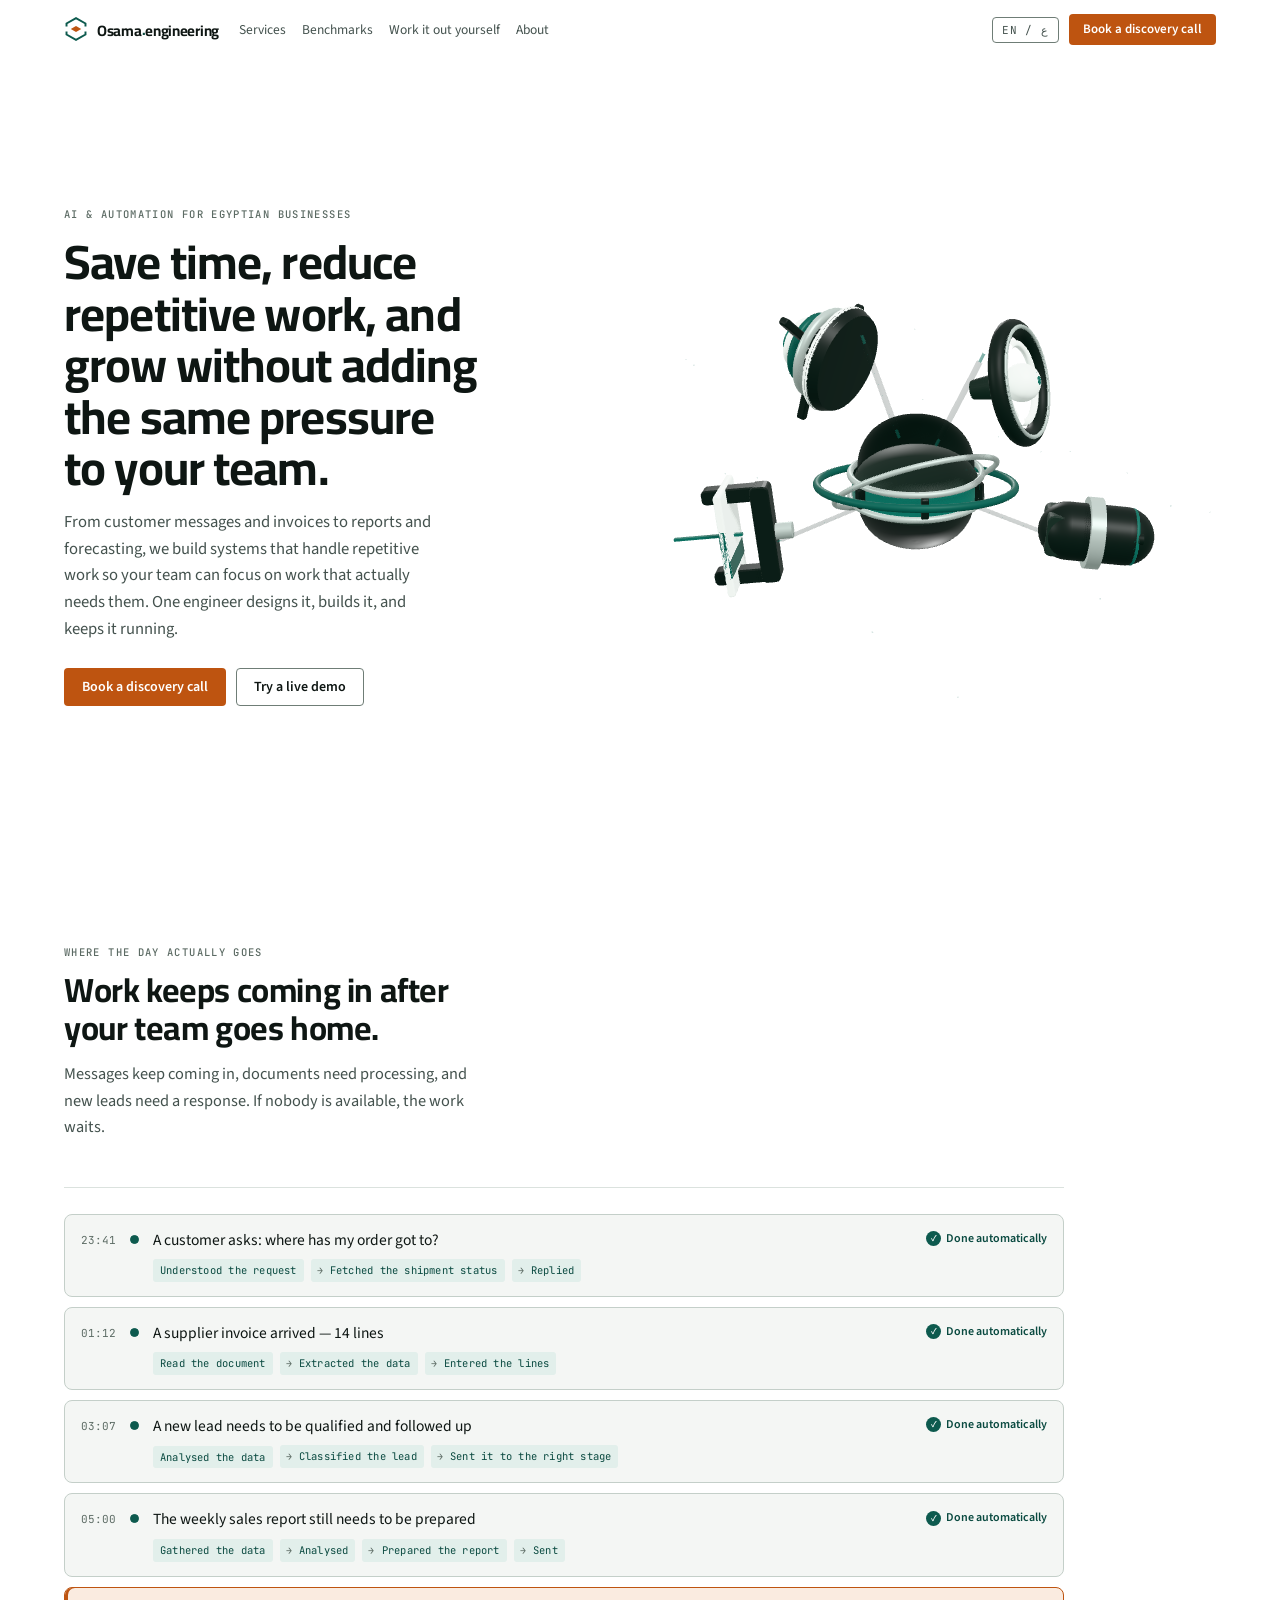
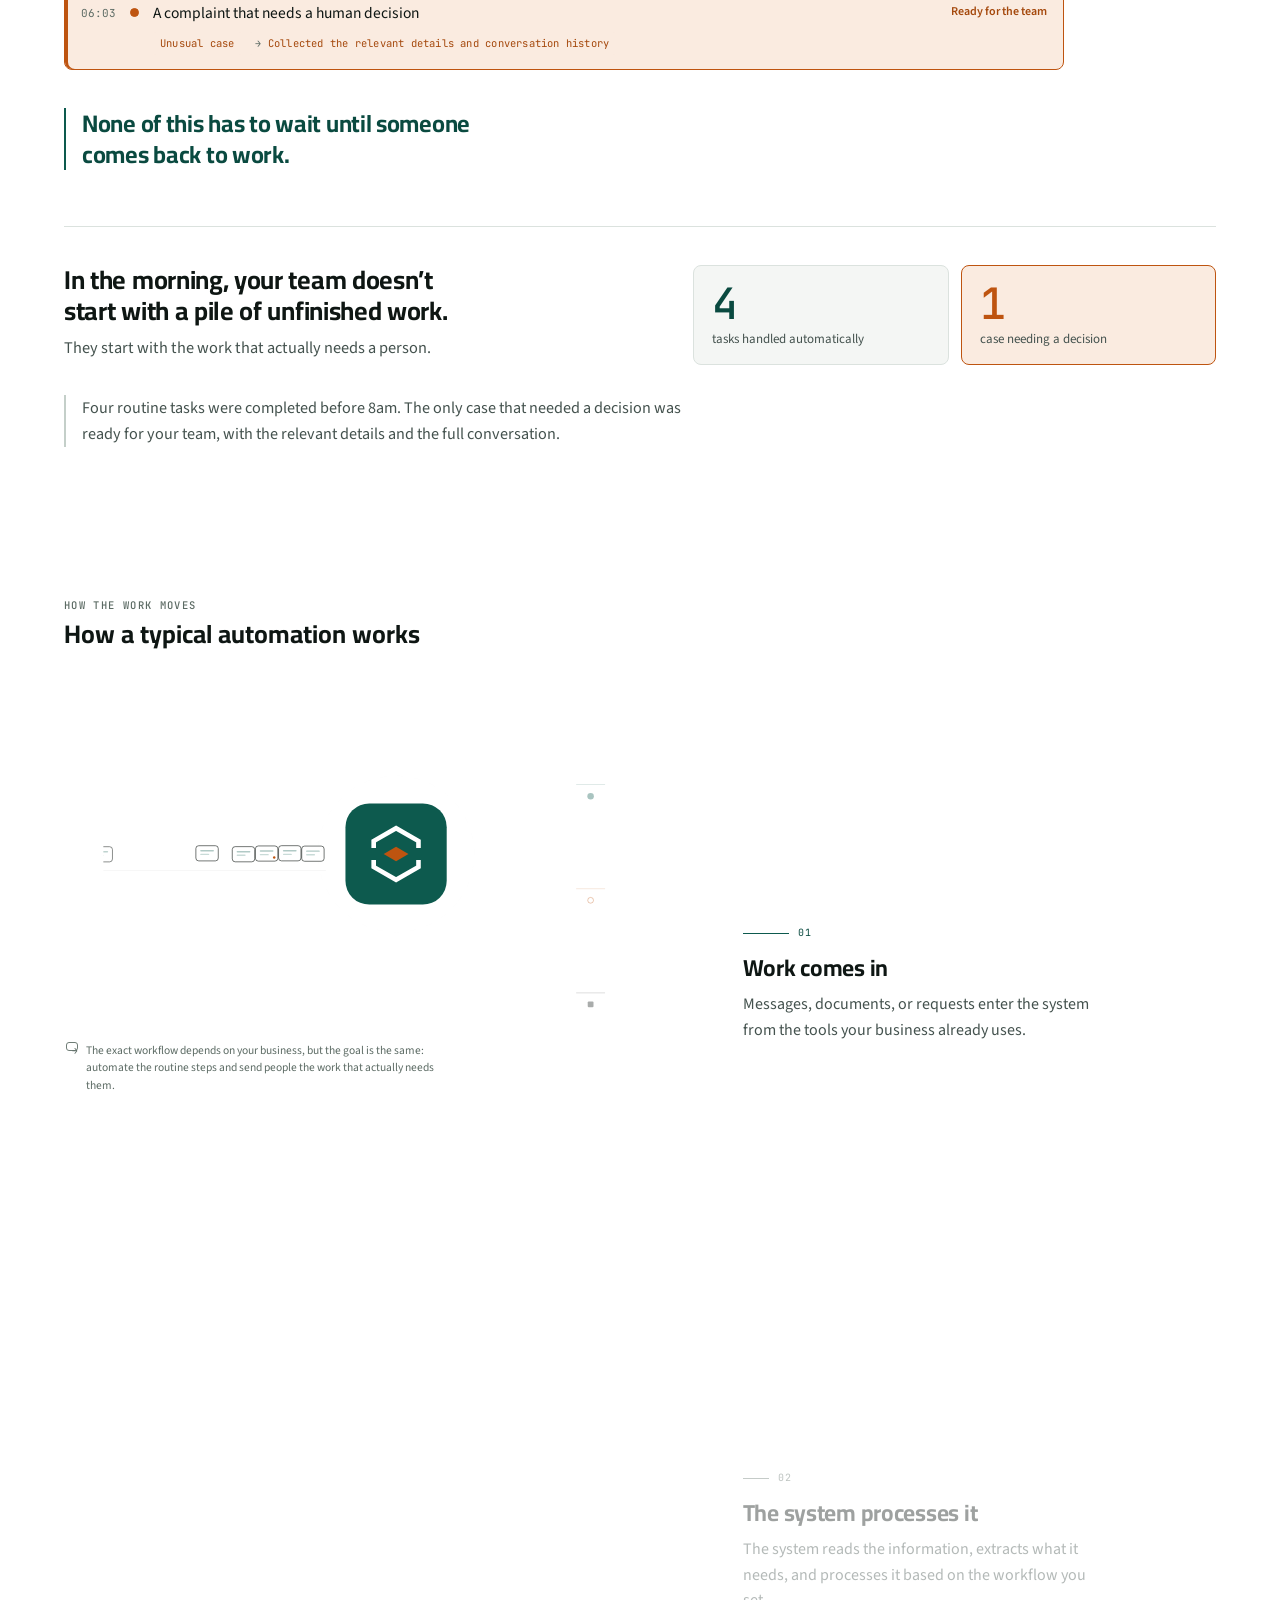
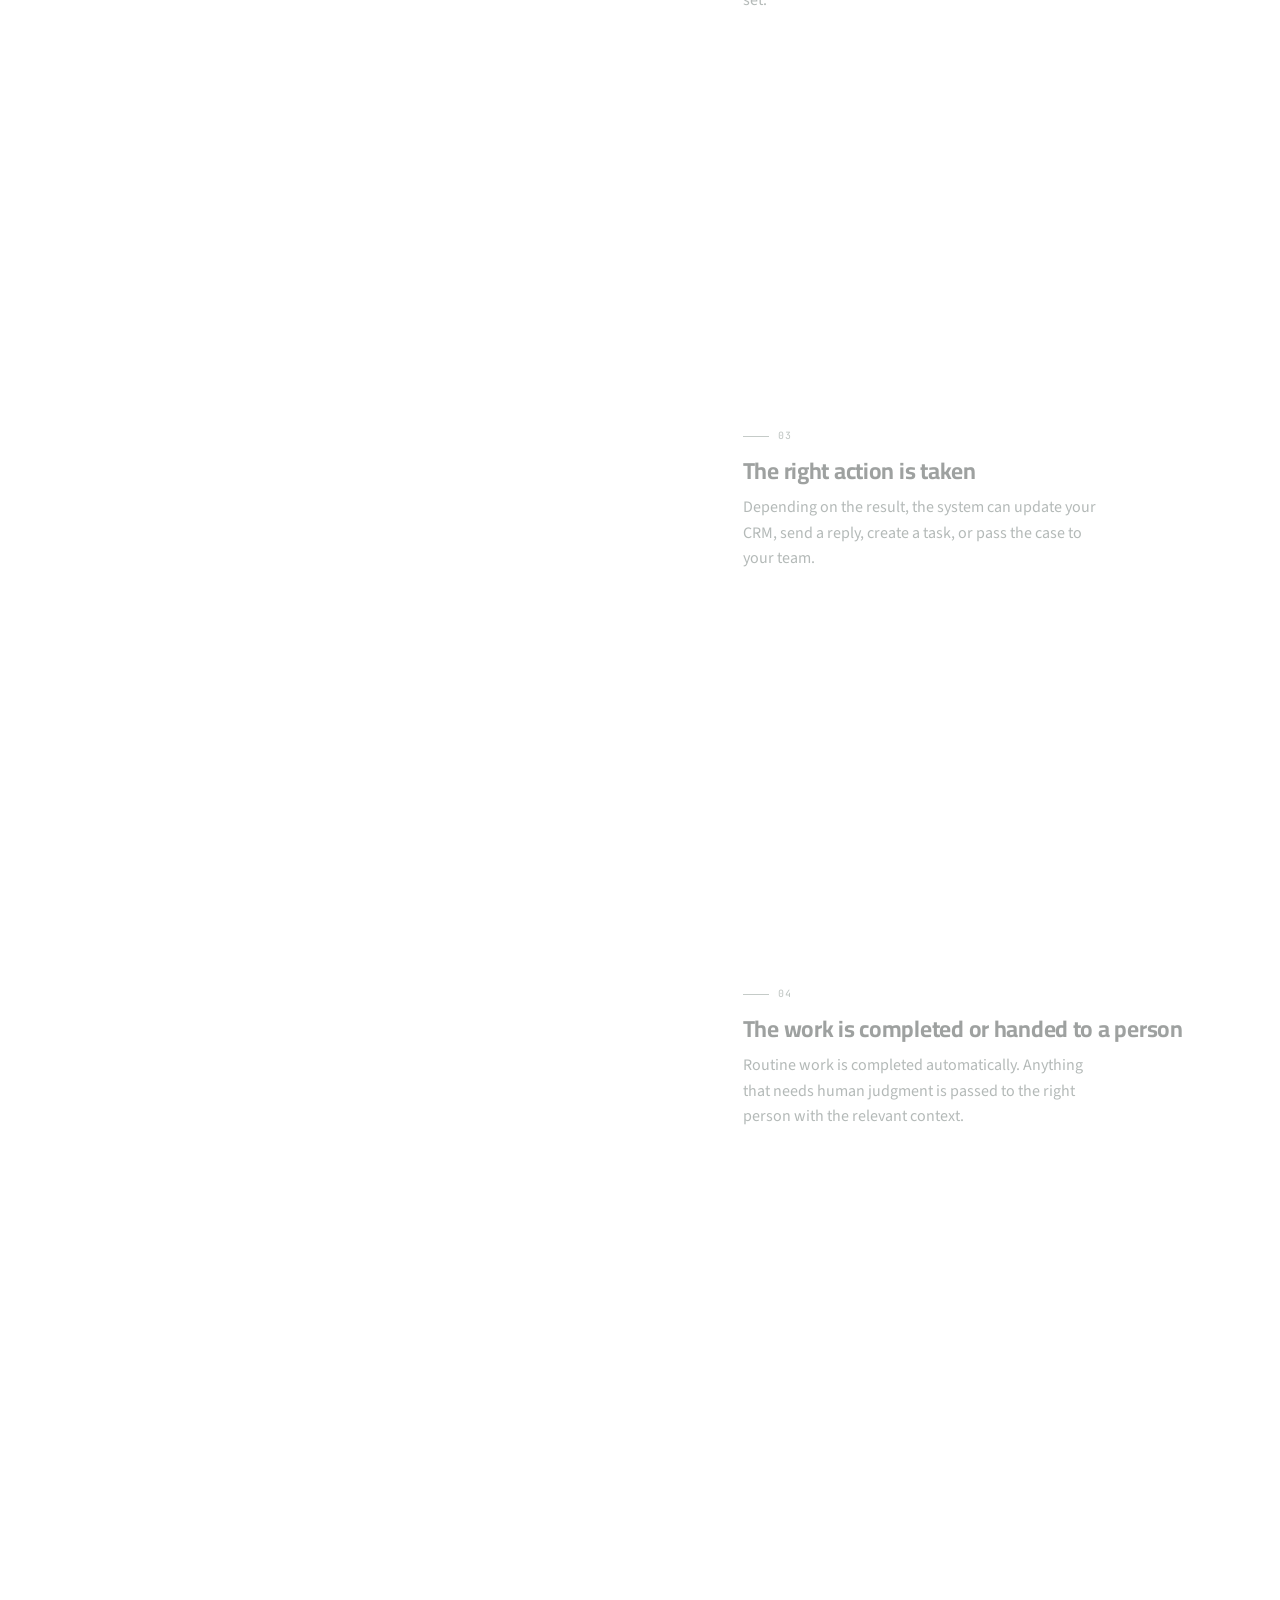
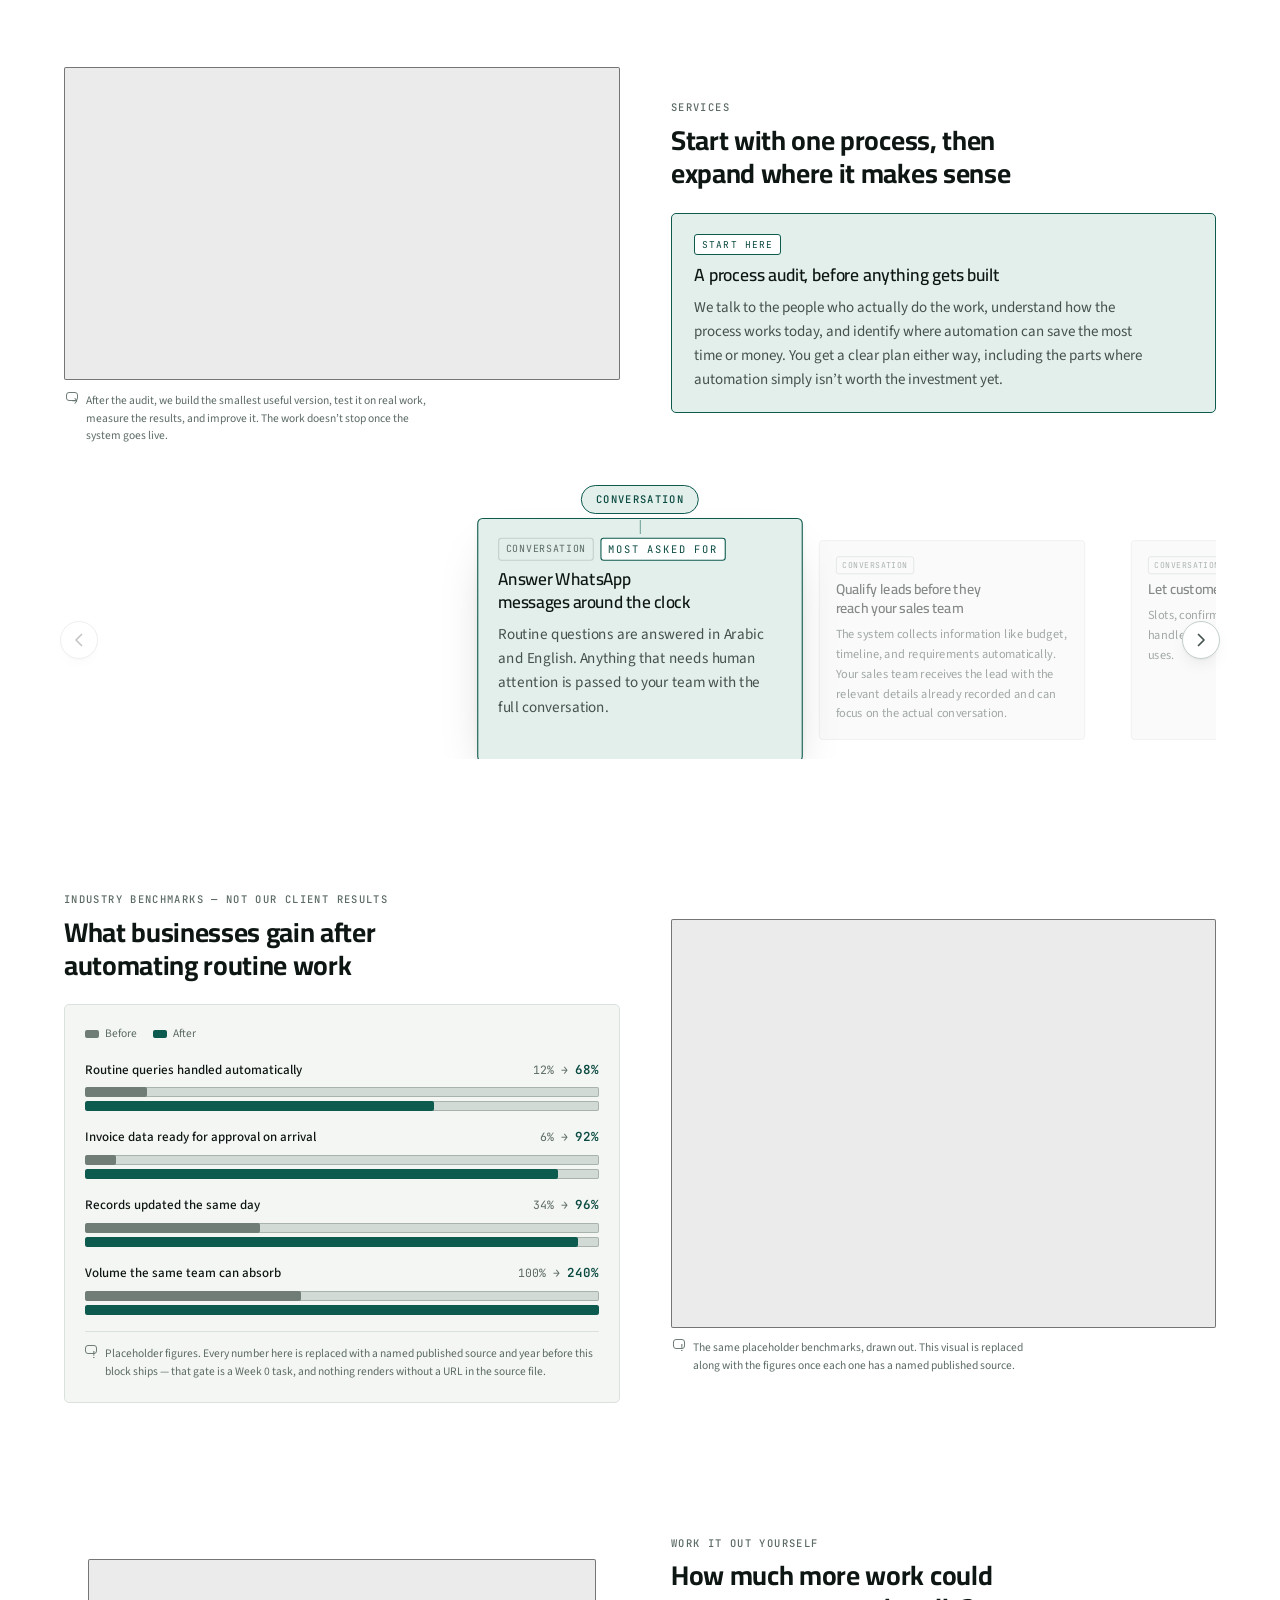
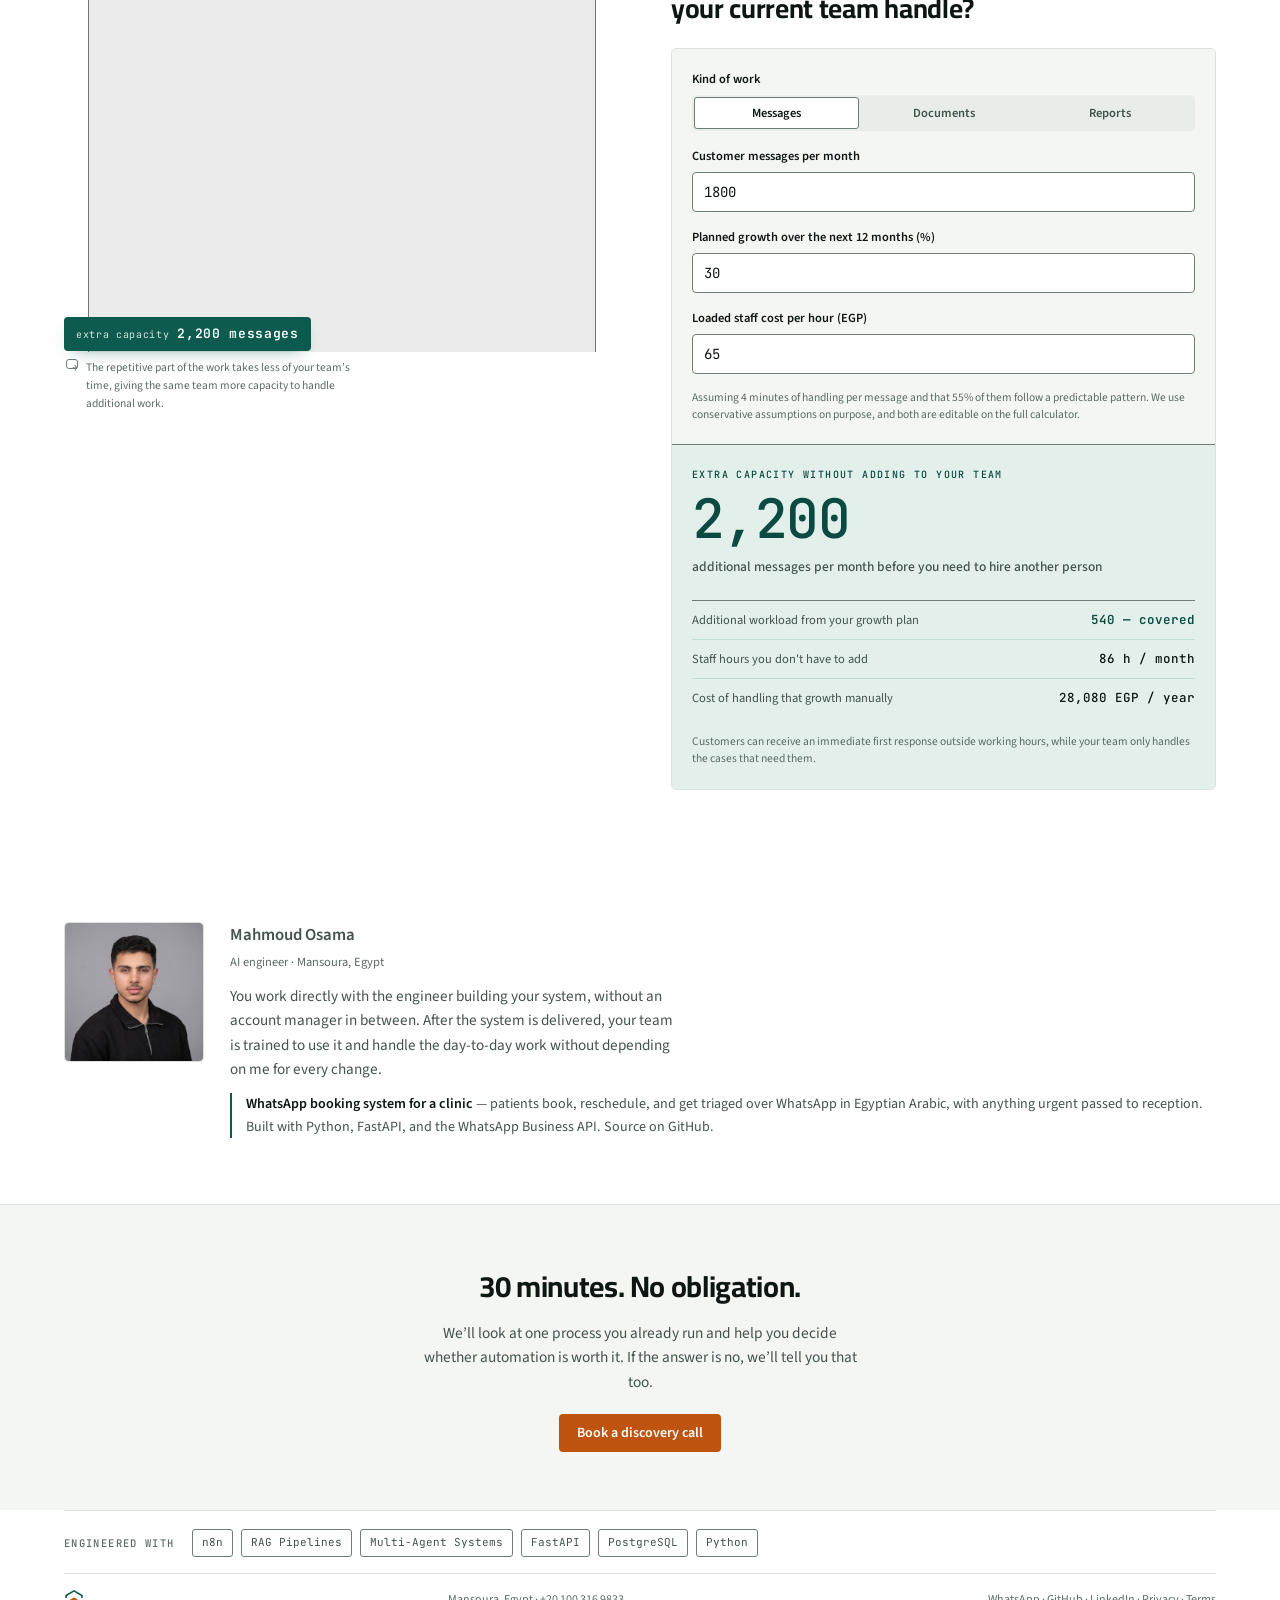
<file: index.html>
<!DOCTYPE html>
<html lang="en">
<head>
<meta charset="utf-8">
<meta name="viewport" content="width=device-width, initial-scale=1">
<title>Osama Engineering — AI &amp; automation for Egyptian business</title>
<meta name="description" content="Save time, cut costs, and grow faster with AI built around how your business works. Process audits, conversation, documents, workflow, knowledge and prediction systems. Mansoura, Egypt.">
<meta name="theme-color" content="#0D5A4E">

<meta property="og:type" content="website">
<meta property="og:title" content="Osama Engineering — AI &amp; automation for Egyptian business">
<meta property="og:description" content="Save time, cut costs, and grow faster with AI built around how your business works.">
<meta property="og:locale" content="en_EG">
<meta property="og:locale:alternate" content="ar_EG">
<meta property="og:url" content="https://osama.engineer/">
<meta property="og:site_name" content="Osama Engineering">
<!-- Absolute URL: relative og:image paths are not resolved by most crawlers. -->
<meta property="og:image" content="https://osama.engineer/assets/logo/og-image.png">
<meta property="og:image:type" content="image/png">
<meta property="og:image:width" content="1200">
<meta property="og:image:height" content="630">
<meta property="og:image:alt" content="The Osama Engineering clamp mark beside the Osama.engineering wordmark.">
<meta name="twitter:card" content="summary_large_image">
<meta name="twitter:title" content="Osama Engineering — AI &amp; automation for Egyptian business">
<meta name="twitter:description" content="Save time, cut costs, and grow faster with AI built around how your business works.">
<meta name="twitter:image" content="https://osama.engineer/assets/logo/og-image.png">
<meta name="twitter:image:alt" content="The Osama Engineering clamp mark beside the Osama.engineering wordmark.">

<link rel="icon" type="image/svg+xml" href="assets/logo/mark.svg">
<link rel="alternate icon" type="image/png" sizes="32x32" href="assets/logo/favicon-32.png">
<link rel="apple-touch-icon" sizes="180x180" href="assets/logo/apple-touch-icon.png">
<link rel="manifest" href="manifest.webmanifest">

<link rel="preconnect" href="https://fonts.googleapis.com">
<link rel="preconnect" href="https://fonts.gstatic.com" crossorigin>
<link rel="stylesheet" href="https://fonts.googleapis.com/css2?family=Cairo:wght@400;600;700&family=Source+Sans+3:wght@400;500;600;700&family=JetBrains+Mono:wght@400;500&display=swap">
<link rel="stylesheet" href="css/site.css?v=20260908">

<!-- Hero sculpture. three.js is vendored rather than pulled from a CDN: the
     hero is above the fold, and this replaces model-viewer, which shipped its
     own copy of three plus a 2 MB GLB. The import map is pinned so the bare
     "three" specifier inside the component resolves locally. -->
<script type="importmap">
{
  "imports": {
    "three": "./vendor/three/three.module.js"
  }
}
</script>
<link rel="modulepreload" href="vendor/three/three.module.js">
<link rel="modulepreload" href="vendor/three/three.core.js">
<link rel="modulepreload" href="js/machine-geometry.js?v=20260907">
<script type="module" src="js/intelligence-machine.js?v=20260907"></script>
<script defer src="js/site.js?v=20260908"></script>
</head>
<body dir="ltr">

<a class="skip" href="#main" data-en="Skip to content" data-ar="تخطي إلى المحتوى">Skip to content</a>
<div id="topSentinel" aria-hidden="true"></div>

<!-- ══════════════ NAV ══════════════ -->
<div class="d-nav-wrap" id="navWrap">
  <div class="shell pad">
    <nav class="d-nav" aria-label="Primary">
      <a class="d-mark" href="#main"><svg class="mk" data-mk-entry viewBox="0 0 32 32" fill="none" aria-hidden="true"><path class="mk-t" d="M28.64 12.6V8.7L16 1.4 3.36 8.7v3.9" stroke="currentColor" stroke-width="2.6"/><path class="mk-b" d="M28.64 19.4v3.9L16 30.6 3.36 23.3v-3.9" stroke="currentColor" stroke-width="2.6"/><path class="mk-n" d="M16 11.96 23 16 16 20.04 9 16Z"/></svg>Osama<span>.</span>engineering</a>
      <div class="d-links" id="navLinks">
        <a href="#services" data-en="Services" data-ar="الخدمات">Services</a>
        <a href="#benchmarks" data-en="Benchmarks" data-ar="المؤشرات">Benchmarks</a>
        <a href="#calculator" data-en="Work it out yourself" data-ar="احسبها بنفسك">Work it out yourself</a>
        <a href="#about" data-en="About" data-ar="من نحن">About</a>
      </div>
      <div class="d-navcta">
        <button class="d-lang" type="button" id="langBtn" data-en="EN / ع" data-ar="ع / EN">EN / ع</button>
        <a class="d-btn d-btn-cta d-btn-sm" href="#contact" data-en="Book a discovery call" data-ar="احجز استشارة مجانية">Book a discovery call</a>
        <button class="d-burger" type="button" id="burger" aria-expanded="false" aria-controls="navLinks" aria-label="Menu"><i></i></button>
      </div>
    </nav>
  </div>
</div>

<main id="main">

  <!-- ══════════════ HERO — modular intelligence machine ══════════════
       Message on one side, a slow kinetic sculpture on the other. The
       sculpture is a live WebGL scene on a transparent canvas: it
       composites straight onto the page ground, with no stage tint, no
       card and no visible canvas rectangle. Two columns rather than the
       old full-bleed background, because the component frames its own
       camera from its container's aspect — giving it a real column is
       how the framing stays intentional instead of accidental.

       It holds its fade until the component reports a first drawn frame,
       so a visitor never watches the scene initialise.
       ══════════════════════════════════════════════════════════════════ -->
  <section class="hero" id="hero" aria-labelledby="heroTitle">
    <div class="shell pad">
      <div class="hero-grid">
        <div class="hero-copy">
          <p class="lab" data-reveal data-en="AI &amp; automation for Egyptian businesses" data-ar="ذكاء اصطناعي وأتمتة للشركات المصرية">AI &amp; automation for Egyptian businesses</p>
          <h1 id="heroTitle" data-reveal data-en="Save time, reduce repetitive work, and grow without adding the same pressure to your team." data-ar="وفّر وقت، قلّل التكاليف، وكبّر شغلك أسرع.">Save time, reduce repetitive work, and grow without adding the same pressure to your team.</h1>
          <p class="sub" data-reveal data-en="From customer messages and invoices to reports and forecasting, we build systems that handle repetitive work so your team can focus on work that actually needs them. One engineer designs it, builds it, and keeps it running." data-ar="بنستخدم الذكاء الاصطناعي والأتمتة عشان نسهّل شغل شركتك بالطريقة اللي تناسبك، من رسايل العملاء والفواتير للتقارير والتوقعات، بنبني الأنظمة اللي تشيل الشغل المتكرر.">From customer messages and invoices to reports and forecasting, we build systems that handle repetitive work so your team can focus on work that actually needs them. One engineer designs it, builds it, and keeps it running.</p>
          <div class="acts" data-reveal>
            <a class="d-btn d-btn-cta" href="#contact" data-en="Book a discovery call" data-ar="احجز استشارة مجانية">Book a discovery call</a>
            <a class="d-btn d-btn-ghost" href="#services" data-en="Try a live demo" data-ar="جرّب النموذج بنفسك">Try a live demo</a>
          </div>
        </div>

        <div class="hero-stage" id="heroStage">
          <intelligence-machine
            id="heroMachine"
            speed="1"
            role="img"
            aria-label="An abstract machine. Work arrives at an intake on the left and travels along a lit connector into a central core, which brightens as it takes the work in. The core then sends it out to one of three specialised parts, which visibly operates — pistons drive out, a lens barrel opens, or a decision element pushes forward — and a result leaves from that part. A different part handles the work each time round."></intelligence-machine>
          <!-- One word per beat, anchored beside the part that is doing the
               work. Only ever one is visible at a time, so they cannot
               collide; positions come from projecting each module to the
               stage box (input 19/67, analysis 35/29, prediction 68/35,
               action 80/65, core 50/56). Light DOM, so the site's own
               EN/AR swap reaches them. -->
          <div class="hero-tags" id="heroTags" aria-hidden="true">
            <span class="hero-tag at-in"         data-tag="in"             data-en="Work in"     data-ar="شغل داخل">Work in</span>
            <span class="hero-tag at-core"       data-tag="core"           data-en="Understands" data-ar="بيفهم">Understands</span>
            <span class="hero-tag at-action"     data-tag="do-action"      data-en="Acts"        data-ar="بينفّذ">Acts</span>
            <span class="hero-tag at-analysis"   data-tag="do-analysis"    data-en="Analyses"    data-ar="بيحلّل">Analyses</span>
            <span class="hero-tag at-prediction" data-tag="do-prediction"  data-en="Decides"     data-ar="بيقرر">Decides</span>
            <span class="hero-tag at-action is-out"     data-tag="out-action"     data-en="Result" data-ar="نتيجة">Result</span>
            <span class="hero-tag at-analysis is-out"   data-tag="out-analysis"   data-en="Result" data-ar="نتيجة">Result</span>
            <span class="hero-tag at-prediction is-out" data-tag="out-prediction" data-en="Result" data-ar="نتيجة">Result</span>
          </div>
          <!-- Watermark, not a spinner: shown only if WebGL is unavailable, so
               the failure reads as deliberate rather than as an empty column. -->
          <div class="hero-load" aria-hidden="true"><svg class="mk" viewBox="0 0 32 32" fill="none"><path class="mk-t" d="M28.64 12.6V8.7L16 1.4 3.36 8.7v3.9" stroke="currentColor" stroke-width="2.6"/><path class="mk-b" d="M28.64 19.4v3.9L16 30.6 3.36 23.3v-3.9" stroke="currentColor" stroke-width="2.6"/><path class="mk-n" d="M16 11.96 23 16 16 20.04 9 16Z"/></svg></div>
        </div>
      </div>
    </div>
  </section>

  <!-- ══════════════ THE NIGHT SHIFT ══════════════
       Three beats in one section, told by a single list that changes state
       rather than by cards swapping out.

       1. The problem: work keeps arriving after the team has gone home.
          Five real items land one at a time and sit there, pending.
       2. The turn: "none of that has to wait until morning" — and the list
          above starts working. Each item shows its own short process, so the
          section argues that different work takes different handling without
          ever naming a technology.
       3. The morning: four routine items closed, one exception prepared for
          a person. The 4 and the 1 are the tally of what was just watched.

       Every row's steps and outcome are in the DOM at full size from the
       start, held at opacity 0. The list therefore occupies its final height
       before the first item appears, so nothing reflows when the sequence
       runs, replays, or is skipped entirely.
       ══════════════════════════════════════════════════════════════════════ -->
  <section class="shell pad d-night" id="operations" aria-labelledby="nightTitle">

    <header class="d-night-head">
      <p class="lab" data-reveal data-en="Where the day actually goes" data-ar="الشغل بيروح فين بالظبط">Where the day actually goes</p>
      <h2 id="nightTitle" data-reveal
          data-en="Work keeps coming in after your team goes home."
          data-ar="الشغل مش بيقف لما فريقك يخلص يومه.">Work keeps coming in after your team goes home.</h2>
      <p class="d-night-sub" data-reveal
         data-en="Messages keep coming in, documents need processing, and new leads need a response. If nobody is available, the work waits."
         data-ar="رسائل بتوصل، مستندات محتاجة تتسجل، عملاء جداد محتاجين متابعة، وشغل بيتراكم لحد ما حد يفضى له.">Messages keep coming in, documents need processing, and new leads need a response. If nobody is available, the work waits.</p>
    </header>

    <ol class="d-feed" id="nightFeed">

      <li class="d-item">
        <span class="d-item-time"><bdi>23:41</bdi></span>
        <span class="d-item-mark" aria-hidden="true"></span>
        <p class="d-item-task"><span class="d-task-text"
           data-en="A customer asks: where has my order got to?"
           data-ar="عميل بيسأل: طلبي وصل لحد فين؟">A customer asks: where has my order got to?</span><i class="d-caret" aria-hidden="true"></i></p>
        <ol class="d-steps">
          <li class="d-step" data-en="Understood the request" data-ar="فهم الطلب">Understood the request</li>
          <li class="d-step" data-en="Fetched the shipment status" data-ar="جاب حالة الشحن">Fetched the shipment status</li>
          <li class="d-step" data-en="Replied" data-ar="تم الرد">Replied</li>
        </ol>
        <p class="d-item-out"><span class="d-out-tick" aria-hidden="true">✓</span><span data-en="Done automatically" data-ar="تم تلقائيًا">Done automatically</span></p>
      </li>

      <li class="d-item">
        <span class="d-item-time"><bdi>01:12</bdi></span>
        <span class="d-item-mark" aria-hidden="true"></span>
        <p class="d-item-task"><span class="d-task-text"
           data-en="A supplier invoice arrived &mdash; 14 lines"
           data-ar="فاتورة مورد وصلت — 14 بند">A supplier invoice arrived &mdash; 14 lines</span><i class="d-caret" aria-hidden="true"></i></p>
        <ol class="d-steps">
          <li class="d-step" data-en="Read the document" data-ar="قراءة المستند">Read the document</li>
          <li class="d-step" data-en="Extracted the data" data-ar="استخراج البيانات">Extracted the data</li>
          <li class="d-step" data-en="Entered the lines" data-ar="تسجيل البنود">Entered the lines</li>
        </ol>
        <p class="d-item-out"><span class="d-out-tick" aria-hidden="true">✓</span><span data-en="Done automatically" data-ar="تم تلقائيًا">Done automatically</span></p>
      </li>

      <li class="d-item">
        <span class="d-item-time"><bdi>03:07</bdi></span>
        <span class="d-item-mark" aria-hidden="true"></span>
        <p class="d-item-task"><span class="d-task-text"
           data-en="A new lead needs to be qualified and followed up"
           data-ar="عميل جديد محتاج يتصنف ويتابع">A new lead needs to be qualified and followed up</span><i class="d-caret" aria-hidden="true"></i></p>
        <ol class="d-steps">
          <li class="d-step" data-en="Analysed the data" data-ar="تحليل البيانات">Analysed the data</li>
          <li class="d-step" data-en="Classified the lead" data-ar="تصنيف العميل">Classified the lead</li>
          <li class="d-step" data-en="Sent it to the right stage" data-ar="توجيهه للخطوة المناسبة">Sent it to the right stage</li>
        </ol>
        <p class="d-item-out"><span class="d-out-tick" aria-hidden="true">✓</span><span data-en="Done automatically" data-ar="تم تلقائيًا">Done automatically</span></p>
      </li>

      <li class="d-item">
        <span class="d-item-time"><bdi>05:00</bdi></span>
        <span class="d-item-mark" aria-hidden="true"></span>
        <p class="d-item-task"><span class="d-task-text"
           data-en="The weekly sales report still needs to be prepared"
           data-ar="تقرير المبيعات الأسبوعي لسه محتاج يتعمل">The weekly sales report still needs to be prepared</span><i class="d-caret" aria-hidden="true"></i></p>
        <ol class="d-steps">
          <li class="d-step" data-en="Gathered the data" data-ar="جمع البيانات">Gathered the data</li>
          <li class="d-step" data-en="Analysed" data-ar="تحليل">Analysed</li>
          <li class="d-step" data-en="Prepared the report" data-ar="تجهيز التقرير">Prepared the report</li>
          <li class="d-step" data-en="Sent" data-ar="إرسال">Sent</li>
        </ol>
        <p class="d-item-out"><span class="d-out-tick" aria-hidden="true">✓</span><span data-en="Done automatically" data-ar="تم تلقائيًا">Done automatically</span></p>
      </li>

      <!-- The exception. It never reaches a tick: the system prepares it and
           hands it to a person, which is the point of the whole section. -->
      <li class="d-item is-human">
        <span class="d-item-time"><bdi>06:03</bdi></span>
        <span class="d-item-mark" aria-hidden="true"></span>
        <p class="d-item-task"><span class="d-task-text"
           data-en="A complaint that needs a human decision"
           data-ar="شكوى محتاجة قرار من حد">A complaint that needs a human decision</span><i class="d-caret" aria-hidden="true"></i></p>
        <ol class="d-steps">
          <li class="d-step" data-en="Unusual case" data-ar="حالة غير معتادة">Unusual case</li>
          <li class="d-step" data-en="Collected the relevant details and conversation history" data-ar="تجميع التفاصيل والسياق">Collected the relevant details and conversation history</li>
        </ol>
        <p class="d-item-out"><span data-en="Ready for the team" data-ar="جاهزة للفريق">Ready for the team</span></p>
      </li>

    </ol>

    <!-- The hinge. Sits under the list it changes, so the eye reads the line
         and then returns to the feed to watch it start working. -->
    <p class="d-night-turn" id="nightTurn"
       data-en="None of this has to wait until someone comes back to work."
       data-ar="مش كل ده لازم يستنى لحد الصبح.">None of this has to wait until someone comes back to work.</p>

    <div class="d-morning" id="nightMorning">
      <div class="d-morning-copy">
        <h3 data-en="In the morning, your team doesn&rsquo;t start with a pile of unfinished work."
            data-ar="الصبح، فريقك مش بيبدأ من كومة شغل.">In the morning, your team doesn&rsquo;t start with a pile of unfinished work.</h3>
        <p data-en="They start with the work that actually needs a person."
           data-ar="بيبدأ من الحاجة اللي فعلًا محتاجة تدخله.">They start with the work that actually needs a person.</p>
      </div>

      <div class="d-tally">
        <div class="d-tally-b">
          <span class="d-tally-n"><bdi>4</bdi></span>
          <span class="d-tally-l" data-en="tasks handled automatically" data-ar="مهام اتعملت تلقائيًا">tasks handled automatically</span>
        </div>
        <div class="d-tally-b is-human">
          <span class="d-tally-n"><bdi>1</bdi></span>
          <span class="d-tally-l" data-en="case needing a decision" data-ar="حالة محتاجة قرار">case needing a decision</span>
        </div>
      </div>

      <p class="d-morning-note"
         data-en="Four routine tasks were completed before 8am. The only case that needed a decision was ready for your team, with the relevant details and the full conversation."
         data-ar="4 مهام روتينية خلصت قبل الساعة 8. والحالة الوحيدة اللي احتاجت قرار من فريقك كانت جاهزة بكل تفاصيلها والمحادثة كاملة.">Four routine tasks were completed before 8am. The only case that needed a decision was ready for your team, with the relevant details and the full conversation.</p>
    </div>

  </section>


  <!-- ══════════════ ZIG 1 — opportunity | automation flow ══════════════ -->
  <div class="shell pad">
    <section class="d-sec" id="opportunity" aria-labelledby="oppTitle">
      <div class="scrolly" id="scrolly">
        <div class="scrolly-visual">
          <div class="scrolly-head">
            <p class="lab" data-reveal data-en="How the work moves" data-ar="إزاي الشغل بيتحرك">How the work moves</p>
            <h2 id="oppTitle" data-reveal data-en="How a typical automation works" data-ar="أربع مراحل، من أول ما يوصل لحد ما يخلص">How a typical automation works</h2>
          </div>
          <div class="viz ar-flow" id="scrollyViz" data-src-en="assets/Automation%20Flow%20(standalone).html">
            <div class="viz-frame">
              <div class="viz-load" aria-hidden="true"><svg class="mk is-loop" viewBox="0 0 32 32" fill="none" aria-hidden="true"><path class="mk-t" d="M28.64 12.6V8.7L16 1.4 3.36 8.7v3.9" stroke="currentColor" stroke-width="2.6"/><path class="mk-b" d="M28.64 19.4v3.9L16 30.6 3.36 23.3v-3.9" stroke="currentColor" stroke-width="2.6"/><path class="mk-n" d="M16 11.96 23 16 16 20.04 9 16Z"/></svg><span data-en="Loading animation" data-ar="جاري تحميل الرسم المتحرك">Loading animation</span></div>
              <iframe role="img" tabindex="-1" loading="lazy" scrolling="no"
                title="Automation pipeline"
                aria-label="An animation of the automation pipeline. Work arrives and queues, the system pulls items off the queue, outcomes fan out into three routed lanes, and the queue clears."></iframe>
            </div>
            <p class="viz-cap" id="scrollyCap" aria-live="polite">
              <span class="mk" aria-hidden="true">&rarr;</span>
              <span data-en="The exact workflow depends on your business, but the goal is the same: automate the routine steps and send people the work that actually needs them." data-ar="خط شغل واحد متصل. كل مرحلة فوق هي نفس النظام في لحظة مختلفة.">The exact workflow depends on your business, but the goal is the same: automate the routine steps and send people the work that actually needs them.</span>
            </p>
          </div>
        </div>

        <div class="scrolly-steps" id="scrollySteps">
          <article class="step is-active" data-step="0" data-seek="2.4" data-scene="Arrive">
            <span class="step-n"><i aria-hidden="true"></i><bdi>01</bdi></span>
            <h3 data-en="Work comes in" data-ar="استقبال البيانات والطلبات">Work comes in</h3>
            <p data-en="Messages, documents, or requests enter the system from the tools your business already uses." data-ar="الذكاء الاصطناعي يستقبل رسائل العملاء، المستندات، والاستفسارات عبر جميع القنوات فوراً وعلى مدار الساعة.">Messages, documents, or requests enter the system from the tools your business already uses.</p>
          </article>
          <article class="step" data-step="1" data-seek="5.5" data-scene="Engage">
            <span class="step-n"><i aria-hidden="true"></i><bdi>02</bdi></span>
            <h3 data-en="The system processes it" data-ar="المعالجة الآلية">The system processes it</h3>
            <p data-en="The system reads the information, extracts what it needs, and processes it based on the workflow you set." data-ar="يتم تحليل البيانات غير المهيكلة مثل الفواتير وملفات الـ PDF وتحويلها لبيانات منظمة بدون تدخل يدوي.">The system reads the information, extracts what it needs, and processes it based on the workflow you set.</p>
          </article>
          <article class="step" data-step="2" data-seek="9.8" data-scene="Process">
            <span class="step-n"><i aria-hidden="true"></i><bdi>03</bdi></span>
            <h3 data-en="The right action is taken" data-ar="التوجيه الذكي وتحديث النظام">The right action is taken</h3>
            <p data-en="Depending on the result, the system can update your CRM, send a reply, create a task, or pass the case to your team." data-ar="يتم توجيه المهام تلقائياً للمسار الصحيح، مع تحديث نظام إدارة علاقات العملاء (CRM) لحظياً.">Depending on the result, the system can update your CRM, send a reply, create a task, or pass the case to your team.</p>
          </article>
          <article class="step" data-step="3" data-seek="16.8" data-scene="Settle">
            <span class="step-n"><i aria-hidden="true"></i><bdi>04</bdi></span>
            <h3 data-en="The work is completed or handed to a person" data-ar="التنفيذ الفوري وإغلاق المهام">The work is completed or handed to a person</h3>
            <p data-en="Routine work is completed automatically. Anything that needs human judgment is passed to the right person with the relevant context." data-ar="النظام ينفذ الإجراءات، يجيب على الاستفسارات بناءً على قواعد عملك، وينهي دورة العمل بنجاح.">Routine work is completed automatically. Anything that needs human judgment is passed to the right person with the relevant context.</p>
          </article>
        </div>
      </div>
    </section>
  </div>

  <!-- ══════════════ ZIG 2 — process loop | services ══════════════ -->
  <div class="shell pad">
    <section class="d-sec" id="services" aria-labelledby="svcTitle">
      <div class="zig zig-rev">
        <div class="zig-text">
          <p class="lab" data-reveal data-en="Services" data-ar="الخدمات">Services</p>
          <h2 id="svcTitle" data-reveal data-en="Start with one process, then expand where it makes sense" data-ar="ابدأ بعملية واحدة، وبعدها نوسّع حسب احتياجك">Start with one process, then expand where it makes sense</h2>
          <div class="d-startcard" data-reveal>
            <span class="flag" data-en="Start here" data-ar="ابدأ من هنا">Start here</span>
            <h3 data-en="A process audit, before anything gets built" data-ar="مراجعة العمليات، قبل ما نبني أي حاجة">A process audit, before anything gets built</h3>
            <p data-en="We talk to the people who actually do the work, understand how the process works today, and identify where automation can save the most time or money. You get a clear plan either way, including the parts where automation simply isn&rsquo;t worth the investment yet." data-ar="بنتكلم مع الناس اللي بتنفّذ الشغل فعليًا عشان نفهم الخطوات زي ما بتحصل على أرض الواقع. وبعدها نحدد إيه اللي يستاهل أتمتة وإيه اللي مش هيوفّر عليك بالشكل الكافي. وفي النهاية بيكون عندك تصور واضح للخطوات اللي تستاهل نبدأ بيها، حتى لو القرار إن الأتمتة مش مناسبة دلوقتي.">We talk to the people who actually do the work, understand how the process works today, and identify where automation can save the most time or money. You get a clear plan either way, including the parts where automation simply isn&rsquo;t worth the investment yet.</p>
          </div>
        </div>

        <div class="zig-viz">
          <div class="viz ar-loop" data-reveal data-src-en="assets/Engineering%20Process%20Loop.html">
            <div class="viz-frame">
              <div class="viz-load" aria-hidden="true"><svg class="mk is-loop" viewBox="0 0 32 32" fill="none" aria-hidden="true"><path class="mk-t" d="M28.64 12.6V8.7L16 1.4 3.36 8.7v3.9" stroke="currentColor" stroke-width="2.6"/><path class="mk-b" d="M28.64 19.4v3.9L16 30.6 3.36 23.3v-3.9" stroke="currentColor" stroke-width="2.6"/><path class="mk-n" d="M16 11.96 23 16 16 20.04 9 16Z"/></svg><span data-en="Loading animation" data-ar="جاري تحميل الرسم المتحرك">Loading animation</span></div>
              <iframe role="img" tabindex="-1" loading="lazy" scrolling="no"
                title="The engineering loop"
                aria-label="An animation of the engineering loop: a measuring dial sweeps, a block of work passes along a rail, and the cycle repeats — build, put in front of real work, measure, adjust."></iframe>
            </div>
            <p class="viz-cap">
              <span class="mk" aria-hidden="true">&rarr;</span>
              <span data-en="After the audit, we build the smallest useful version, test it on real work, measure the results, and improve it. The work doesn&rsquo;t stop once the system goes live." data-ar="بعد المراجعة، بنبني أصغر نسخة مفيدة، نجربها على شغل حقيقي، نقيس النتائج، ونعدّل عليها. وشغلنا مش بيقف أول ما النظام يشتغل، بنفضل نراقبه ونحسّنه حسب النتائج.">After the audit, we build the smallest useful version, test it on real work, measure the results, and improve it. The work doesn&rsquo;t stop once the system goes live.</span>
            </p>
          </div>
        </div>
      </div>


      <div class="svc-rail" data-reveal>
        <div class="svc-pointer" aria-hidden="true">
          <span class="svc-pointer-text" id="svcCat" data-en="Conversation" data-ar="محادثات">Conversation</span>
        </div>
        <button class="svc-arrow svc-prev" type="button" id="svcPrev" aria-label="Previous example">
          <svg viewBox="0 0 16 16" fill="none" aria-hidden="true"><path d="M10.5 2.5 5 8l5.5 5.5" stroke="currentColor" stroke-width="1.7" stroke-linecap="round" stroke-linejoin="round"/></svg>
        </button>
        <button class="svc-arrow svc-next" type="button" id="svcNext" aria-label="Next example">
          <svg viewBox="0 0 16 16" fill="none" aria-hidden="true"><path d="M5.5 2.5 11 8l-5.5 5.5" stroke="currentColor" stroke-width="1.7" stroke-linecap="round" stroke-linejoin="round"/></svg>
        </button>
        <div class="d-svcs" id="svcTrack" role="list">
        <div data-cat-en="Conversation" data-cat-ar="محادثات" class="d-svc lead">
          <span class="chips"><span class="fam" data-en="Conversation" data-ar="محادثات">Conversation</span><span class="flag" data-en="Most asked for" data-ar="الأكتر طلبًا">Most asked for</span></span>
          <h3 data-en="Answer WhatsApp messages around the clock" data-ar="رد على واتساب على مدار اليوم">Answer WhatsApp messages around the clock</h3>
          <p data-en="Routine questions are answered in Arabic and English. Anything that needs human attention is passed to your team with the full conversation." data-ar="الأسئلة المتكررة بيتم الرد عليها بالعربي والإنجليزي، وأي حالة مختلفة بتوصل لفريقك ومعاها المحادثة كاملة.">Routine questions are answered in Arabic and English. Anything that needs human attention is passed to your team with the full conversation.</p>
        </div>
        <div data-cat-en="Conversation" data-cat-ar="محادثات" class="d-svc">
          <span class="chips"><span class="fam" data-en="Conversation" data-ar="محادثات">Conversation</span></span>
          <h3 data-en="Qualify leads before they reach your sales team" data-ar="افرز العملاء المحتملين قبل ما يوصلوا للمبيعات">Qualify leads before they reach your sales team</h3>
          <p data-en="The system collects information like budget, timeline, and requirements automatically. Your sales team receives the lead with the relevant details already recorded and can focus on the actual conversation." data-ar="الميزانية والتوقيت واحتياج العميل بيتسألوا مرة واحدة أوتوماتيك، والمبيعات بتفتح ملف جاهز وتبدأ المحادثة الحقيقية على طول.">The system collects information like budget, timeline, and requirements automatically. Your sales team receives the lead with the relevant details already recorded and can focus on the actual conversation.</p>
        </div>
        <div data-cat-en="Conversation" data-cat-ar="محادثات" class="d-svc">
          <span class="chips"><span class="fam" data-en="Conversation" data-ar="محادثات">Conversation</span></span>
          <h3 data-en="Let customers book without calling" data-ar="احجز مواعيد من غير مكالمات">Let customers book without calling</h3>
          <p data-en="Slots, confirmations, and reminders handled in the chat the customer already uses." data-ar="المواعيد والتأكيدات والتذكيرات كلها في نفس الشات اللي العميل بيستخدمه.">Slots, confirmations, and reminders handled in the chat the customer already uses.</p>
        </div>
        <div data-cat-en="Documents" data-cat-ar="مستندات" class="d-svc">
          <span class="chips"><span class="fam" data-en="Documents" data-ar="مستندات">Documents</span></span>
          <h3 data-en="Turn invoices into data automatically" data-ar="حوّل الفواتير لبيانات أوتوماتيك">Turn invoices into data automatically</h3>
          <p data-en="A PDF or photo is read and converted into structured data in your spreadsheet or accounting system, ready for review and approval." data-ar="الـ PDF أو الصورة بتتحول لبيانات مرتبة في الشيت أو في نظام الحسابات، جاهزة إن حد يراجعها ويعتمدها.">A PDF or photo is read and converted into structured data in your spreadsheet or accounting system, ready for review and approval.</p>
        </div>
        <div data-cat-en="Systems" data-cat-ar="أنظمة" class="d-svc">
          <span class="chips"><span class="fam" data-en="Systems" data-ar="أنظمة">Systems</span></span>
          <h3 data-en="Keep your CRM up to date automatically" data-ar="خلي الـ CRM محدّث لوحده">Keep your CRM up to date automatically</h3>
          <p data-en="Conversations, notes, and deal stages are updated automatically, so important information doesn&rsquo;t depend on someone remembering to enter it." data-ar="المحادثات والملاحظات والمراحل بتتسجل أوتوماتيك، فمفيش حاجة معتمدة على إن حد يفتكر.">Conversations, notes, and deal stages are updated automatically, so important information doesn&rsquo;t depend on someone remembering to enter it.</p>
        </div>
        <div data-cat-en="Systems" data-cat-ar="أنظمة" class="d-svc">
          <span class="chips"><span class="fam" data-en="Systems" data-ar="أنظمة">Systems</span></span>
          <h3 data-en="Have your weekly report ready when you need it" data-ar="التقرير الأسبوعي جاهز قبل الأحد">Have your weekly report ready when you need it</h3>
          <p data-en="The numbers are collected, checked, and prepared automatically, so the report is ready before the meeting." data-ar="الأرقام بتتجمع وتتراجع وتتبعت صبح الأحد، فالاجتماع بيبدأ والتقرير متقري خلاص.">The numbers are collected, checked, and prepared automatically, so the report is ready before the meeting.</p>
        </div>
        <div data-cat-en="Knowledge" data-cat-ar="معرفة" class="d-svc">
          <span class="chips"><span class="fam" data-en="Knowledge" data-ar="معرفة">Knowledge</span></span>
          <h3 data-en="Help your team find answers in your company documents" data-ar="جاوب على فريقك من ملفات الشركة على طول">Help your team find answers in your company documents</h3>
          <p data-en="Your team can search policies, prices, and procedures using normal language, without having to ask the one person who knows where everything is." data-ar="السياسات والأسعار والإجراءات بيتبحث فيها بلغة عادية، فمحدش محتاج يقطع على الشخص الوحيد اللي عارف.">Your team can search policies, prices, and procedures using normal language, without having to ask the one person who knows where everything is.</p>
        </div>
        <div data-cat-en="Prediction" data-cat-ar="تنبؤ" class="d-svc">
          <span class="chips"><span class="fam" data-en="Prediction" data-ar="تنبؤ">Prediction</span></span>
          <h3 data-en="Forecast demand before planning stock or staff schedules" data-ar="توقّع الطلب قبل ما تلتزم بمخزون أو ورديات">Forecast demand before planning stock or staff schedules</h3>
          <p data-en="Models use your historical data to estimate future demand, giving you a clearer range to plan around." data-ar="نماذج متدربة على تاريخ شركتك انت، فالتخطيط يبطل تخمين ويبقى نطاق واضح.">Models use your historical data to estimate future demand, giving you a clearer range to plan around.</p>
        </div>
        <div data-cat-en="Prediction" data-cat-ar="تنبؤ" class="d-svc">
          <span class="chips"><span class="fam" data-en="Prediction" data-ar="تنبؤ">Prediction</span></span>
          <h3 data-en="Score and prioritise incoming work" data-ar="قيّم ورتّب اللي بيوصلك">Score and prioritise incoming work</h3>
          <p data-en="Leads, tickets, or applications are scored based on criteria you define, so your team can focus on the highest-priority work first." data-ar="العملاء المحتملين أو التذاكر أو الطلبات بتترتب حسب تعريفك انت للأهمية، فالفريق يبدأ بالأهم.">Leads, tickets, or applications are scored based on criteria you define, so your team can focus on the highest-priority work first.</p>
        </div>
        </div>
      </div>
    </section>
  </div>

  <!-- ══════════════ ZIG 3 — benchmarks | benchmark visualisation ══════════════ -->
  <div class="shell pad">
    <section class="d-sec zig" id="benchmarks" aria-labelledby="benchTitle">
      <div class="zig-text">
        <p class="lab" data-reveal data-en="Industry benchmarks &mdash; not our client results" data-ar="أرقام القطاع — مش نتائج عملائنا">Industry benchmarks &mdash; not our client results</p>
        <h2 id="benchTitle" data-reveal data-en="What businesses gain after automating routine work" data-ar="اللي الشركات بتكسبه بعد أتمتة الشغل الروتيني">What businesses gain after automating routine work</h2>
        <div class="d-chartwrap" data-reveal>
          <div class="d-legend">
            <span><i style="background:var(--p-rule-strong)" aria-hidden="true"></i><em style="font-style:normal" data-en="Before" data-ar="قبل">Before</em></span>
            <span><i style="background:var(--p-accent)" aria-hidden="true"></i><em style="font-style:normal" data-en="After" data-ar="بعد">After</em></span>
          </div>
          <div class="d-chart" id="dChart">
            <div class="d-metric">
              <div class="mh">
                <span class="nm" data-en="Routine queries handled automatically" data-ar="الاستفسارات الروتينية اللي بتتعمل أوتوماتيك">Routine queries handled automatically</span>
                <span class="vals"><bdi>12%</bdi> &rarr; <b><bdi>68%</bdi></b></span>
              </div>
              <div class="d-bars" aria-hidden="true">
                <div class="d-bar before"><i style="--w:12%"></i></div>
                <div class="d-bar after"><i style="--w:68%"></i></div>
              </div>
            </div>
            <div class="d-metric">
              <div class="mh">
                <span class="nm" data-en="Invoice data ready for approval on arrival" data-ar="بيانات الفواتير الجاهزة للاعتماد أول ما توصل">Invoice data ready for approval on arrival</span>
                <span class="vals"><bdi>6%</bdi> &rarr; <b><bdi>92%</bdi></b></span>
              </div>
              <div class="d-bars" aria-hidden="true">
                <div class="d-bar before"><i style="--w:6%"></i></div>
                <div class="d-bar after"><i style="--w:92%"></i></div>
              </div>
            </div>
            <div class="d-metric">
              <div class="mh">
                <span class="nm" data-en="Records updated the same day" data-ar="السجلات اللي بتتحدّث في نفس اليوم">Records updated the same day</span>
                <span class="vals"><bdi>34%</bdi> &rarr; <b><bdi>96%</bdi></b></span>
              </div>
              <div class="d-bars" aria-hidden="true">
                <div class="d-bar before"><i style="--w:34%"></i></div>
                <div class="d-bar after"><i style="--w:96%"></i></div>
              </div>
            </div>
            <div class="d-metric">
              <div class="mh">
                <span class="nm" data-en="Volume the same team can absorb" data-ar="حجم الشغل اللي نفس الفريق يقدر يستوعبه">Volume the same team can absorb</span>
                <span class="vals"><bdi>100%</bdi> &rarr; <b><bdi>240%</bdi></b></span>
              </div>
              <div class="d-bars" aria-hidden="true">
                <div class="d-bar before"><i style="--w:42%"></i></div>
                <div class="d-bar after"><i style="--w:100%"></i></div>
              </div>
            </div>
          </div>
          <p class="d-src">
            <span class="mk" aria-hidden="true">!</span>
            <span data-en="Placeholder figures. Every number here is replaced with a named published source and year before this block ships &mdash; that gate is a Week 0 task, and nothing renders without a URL in the source file." data-ar="أرقام توضيحية مؤقتة. كل رقم هنا هيتبدل بمصدر منشور باسمه وسنة نشره قبل ما القسم ده ينزل، ومفيش رقم هيظهر من غير لينك مصدره.">Placeholder figures. Every number here is replaced with a named published source and year before this block ships &mdash; that gate is a Week 0 task, and nothing renders without a URL in the source file.</span>
          </p>
        </div>
      </div>

      <div class="zig-viz">
        <div class="viz ar-bench" data-reveal
             data-src-en="assets/Benchmark%20Visualization.html"
             data-src-ar="assets/Benchmark%20Visualization%20AR.html">
          <div class="viz-frame">
            <div class="viz-load" aria-hidden="true"><svg class="mk is-loop" viewBox="0 0 32 32" fill="none" aria-hidden="true"><path class="mk-t" d="M28.64 12.6V8.7L16 1.4 3.36 8.7v3.9" stroke="currentColor" stroke-width="2.6"/><path class="mk-b" d="M28.64 19.4v3.9L16 30.6 3.36 23.3v-3.9" stroke="currentColor" stroke-width="2.6"/><path class="mk-n" d="M16 11.96 23 16 16 20.04 9 16Z"/></svg><span data-en="Loading animation" data-ar="جاري تحميل الرسم المتحرك">Loading animation</span></div>
            <iframe role="img" tabindex="-1" loading="lazy" scrolling="no"
              title="Benchmark visualisation"
              aria-label="An animated chart of the same placeholder benchmarks: average operational productivity up 21 percent against baseline, average operating cost down 14 percent, and the share of organisations reporting measurable enterprise-wide impact from AI."></iframe>
          </div>
          <p class="viz-cap">
            <span class="mk" aria-hidden="true">!</span>
            <span data-en="The same placeholder benchmarks, drawn out. This visual is replaced along with the figures once each one has a named published source." data-ar="نفس الأرقام التوضيحية المؤقتة، بس مرسومة. الرسم ده هيتبدل مع الأرقام أول ما يبقى لكل رقم مصدر منشور باسمه.">The same placeholder benchmarks, drawn out. This visual is replaced along with the figures once each one has a named published source.</span>
          </p>
        </div>
      </div>
    </section>
  </div>

  <!-- ══════════════ ZIG 4 — capacity flow | calculator ══════════════ -->
  <div class="shell pad">
    <section class="d-sec zig zig-rev" id="calculator" aria-labelledby="calcTitle">
      <div class="zig-text">
        <p class="lab" data-reveal data-en="Work it out yourself" data-ar="احسبها بنفسك">Work it out yourself</p>
        <h2 id="calcTitle" data-reveal data-en="How much more work could your current team handle?" data-ar="شركتك تقدر تستوعب كام زيادة بنفس اللي عندك دلوقتي؟">How much more work could your current team handle?</h2>
        <div class="d-calc" data-reveal>
          <div class="d-calc-in">
            <div class="d-field">
              <span class="lab" id="calcWorkLabel" data-en="Kind of work" data-ar="نوع الشغل">Kind of work</span>
              <div class="d-seg" id="calcWork" role="group" aria-labelledby="calcWorkLabel">
                <button type="button" data-w="messages" aria-pressed="true" data-en="Messages" data-ar="رسايل">Messages</button>
                <button type="button" data-w="documents" aria-pressed="false" data-en="Documents" data-ar="مستندات">Documents</button>
                <button type="button" data-w="reports" aria-pressed="false" data-en="Reports" data-ar="تقارير">Reports</button>
              </div>
            </div>
            <div class="d-field">
              <label for="calcVol" id="calcVolLabel" data-en="Customer messages per month" data-ar="عدد رسايل العملاء في الشهر">Customer messages per month</label>
              <input id="calcVol" type="number" min="0" max="500000" step="50" value="1800" inputmode="numeric">
            </div>
            <div class="d-field">
              <label for="calcGrowth" data-en="Planned growth over the next 12 months (%)" data-ar="نسبة النمو اللي مخطط ليها خلال 12 شهر (%)">Planned growth over the next 12 months (%)</label>
              <input id="calcGrowth" type="number" min="0" max="500" step="5" value="30" inputmode="numeric">
            </div>
            <div class="d-field">
              <label for="calcCost" data-en="Loaded staff cost per hour (EGP)" data-ar="التكلفة الفعلية لساعة الموظف (جنيه)">Loaded staff cost per hour (EGP)</label>
              <input id="calcCost" type="number" min="0" max="10000" step="5" value="65" inputmode="numeric">
            </div>
            <p class="d-assump" id="calcNote"></p>
          </div>
          <div class="d-calc-out" role="status" aria-live="polite" aria-atomic="true">
            <p class="d-out-lab" id="calcOutLab"></p>
            <p class="d-out-n"><bdi id="calcCap">2,200</bdi></p>
            <p class="d-out-sub" id="calcCapSub"></p>
            <div class="d-outlist">
              <div><span class="k" id="calcK1"></span><span class="v"><bdi id="calcV1"></bdi></span></div>
              <div><span class="k" id="calcK2"></span><span class="v"><bdi id="calcV2"></bdi></span></div>
              <div><span class="k" id="calcK3"></span><span class="v"><bdi id="calcV3"></bdi></span></div>
            </div>
            <p class="d-assump" id="calcService" style="margin-top:14px;"></p>
          </div>
        </div>
      </div>

      <div class="zig-viz">
        <div class="viz ar-capacity" id="capacityViz" data-reveal
             data-src-en="assets/Capacity%20Flow.html"
             data-src-ar="assets/Capacity%20Flow%20AR.html">
          <div class="viz-frame">
            <p class="calc-badge" id="calcBadge" aria-hidden="true"><span class="lbl" id="calcBadgeLbl"></span><b><bdi id="calcBadgeVal">—</bdi></b></p>
            <div class="viz-load" aria-hidden="true"><svg class="mk is-loop" viewBox="0 0 32 32" fill="none" aria-hidden="true"><path class="mk-t" d="M28.64 12.6V8.7L16 1.4 3.36 8.7v3.9" stroke="currentColor" stroke-width="2.6"/><path class="mk-b" d="M28.64 19.4v3.9L16 30.6 3.36 23.3v-3.9" stroke="currentColor" stroke-width="2.6"/><path class="mk-n" d="M16 11.96 23 16 16 20.04 9 16Z"/></svg><span data-en="Loading animation" data-ar="جاري تحميل الرسم المتحرك">Loading animation</span></div>
            <iframe role="img" tabindex="-1" loading="lazy" scrolling="no"
              title="Capacity flow"
              aria-label="An animation of work capacity. Incoming work forms a manual queue, passes through an AI automation block, and comes out finished, with a separate branch routed to human review."></iframe>
          </div>
          <p class="viz-cap">
            <span class="mk" aria-hidden="true">&rarr;</span>
            <span data-en="The repetitive part of the work takes less of your team&rsquo;s time, giving the same team more capacity to handle additional work." data-ar="نفس فكرة الحاسبة، بس مرسومة: الجزء المتكرر من الشغل بيبطل ياخد ساعات من الفريق، فحجم الشغل اللي نفس الفريق يشيله بيزيد.">The repetitive part of the work takes less of your team&rsquo;s time, giving the same team more capacity to handle additional work.</span>
          </p>
        </div>
      </div>
    </section>
  </div>

  <!-- ══════════════ FOUNDER ══════════════ -->
  <div class="shell pad">
    <section class="d-sec" id="about" aria-labelledby="aboutName">
      <div class="d-founder" data-reveal>
        <div class="d-photo" aria-hidden="true">
          <img class="d-about-photo" src="assets/about/mahmoud-osama.jpg?v=20260905"
               width="720" height="720" loading="lazy" decoding="async" alt="">
        </div>
        <div>
          <p class="nm" id="aboutName" data-en="Mahmoud Osama" data-ar="محمود أسامة">Mahmoud Osama</p>
          <p class="role" data-en="AI engineer · Mansoura, Egypt" data-ar="مهندس ذكاء اصطناعي · المنصورة، مصر">AI engineer · Mansoura, Egypt</p>
          <p data-en="You work directly with the engineer building your system, without an account manager in between. After the system is delivered, your team is trained to use it and handle the day-to-day work without depending on me for every change." data-ar="هتتعامل مباشرة مع المهندس اللي بيبني نظامك، من غير وسطاء أو طبقات إدارة. وبعد ما النظام يشتغل، بندرّب فريقك على استخدامه والتعامل معاه من غير ما يفضل معتمد عليّ في كل خطوة.">You work directly with the engineer building your system, without an account manager in between. After the system is delivered, your team is trained to use it and handle the day-to-day work without depending on me for every change.</p>
          <div class="d-proj">
            <b data-en="WhatsApp booking system for a clinic" data-ar="نظام حجز على واتساب لعيادة">WhatsApp booking system for a clinic</b>
            <span data-en=" — patients book, reschedule, and get triaged over WhatsApp in Egyptian Arabic, with anything urgent passed to reception. Built with Python, FastAPI, and the WhatsApp Business API. Source on GitHub." data-ar=" — المرضى بيحجزوا ويأجّلوا مواعيدهم على واتساب بالعامية المصرية، والحالات العاجلة بتتحول للاستقبال. متبني بـ Python و FastAPI و WhatsApp Business API، والكود على GitHub."> — patients book, reschedule, and get triaged over WhatsApp in Egyptian Arabic, with anything urgent passed to reception. Built with Python, FastAPI, and the WhatsApp Business API. Source on GitHub.</span>
          </div>
        </div>
      </div>
    </section>
  </div>

  <!-- ══════════════ CLOSING ══════════════ -->
  <div class="d-close" id="contact">
    <div class="shell pad">
      <h2 data-reveal data-en="30 minutes. No obligation." data-ar="نص ساعة، من غير أي التزام">30 minutes. No obligation.</h2>
      <p data-reveal data-en="We&rsquo;ll look at one process you already run and help you decide whether automation is worth it. If the answer is no, we&rsquo;ll tell you that too." data-ar="بنراجع مع بعض عملية واحدة شغالة عندك دلوقتي، وتخرج من المكالمة عارف هي تستاهل أتمتة ولا لأ — حتى لو الإجابة الصريحة لأ.">We&rsquo;ll look at one process you already run and help you decide whether automation is worth it. If the answer is no, we&rsquo;ll tell you that too.</p>
      <a class="d-btn d-btn-cta" data-reveal href="https://wa.me/201003169833" data-en="Book a discovery call" data-ar="احجز استشارة مجانية">Book a discovery call</a>
    </div>
  </div>
</main>

<!-- ══════════════ FOOTER ══════════════ -->
<footer class="shell pad">
  <div class="d-trust" data-reveal>
    <span class="lab" data-en="Engineered with" data-ar="مُصمم هندسيًا باستخدام">Engineered with</span>
    <span class="stack">
      <span class="plat">n8n</span>
      <span class="plat">RAG Pipelines</span>
      <span class="plat">Multi-Agent Systems</span>
      <span class="plat">FastAPI</span>
      <span class="plat">PostgreSQL</span>
      <span class="plat">Python</span>
    </span>
  </div>
  <div class="d-foot">
    <svg class="mk is-beat" viewBox="0 0 32 32" fill="none" aria-hidden="true"><path class="mk-t" d="M28.64 12.6V8.7L16 1.4 3.36 8.7v3.9" stroke="currentColor" stroke-width="2.6"/><path class="mk-b" d="M28.64 19.4v3.9L16 30.6 3.36 23.3v-3.9" stroke="currentColor" stroke-width="2.6"/><path class="mk-n" d="M16 11.96 23 16 16 20.04 9 16Z"/></svg>
    <span data-en="Mansoura, Egypt · <span dir='ltr'>+20 100 316 9833</span>" data-ar="المنصورة، مصر · <span dir='ltr'>+20 100 316 9833</span>">Mansoura, Egypt · <span dir="ltr">+20 100 316 9833</span></span>
    <span data-en="WhatsApp · GitHub · LinkedIn · Privacy · Terms" data-ar="واتساب · GitHub · LinkedIn · الخصوصية · الشروط">WhatsApp · GitHub · LinkedIn · Privacy · Terms</span>
  </div>
</footer>

</body>
</html>
</file>
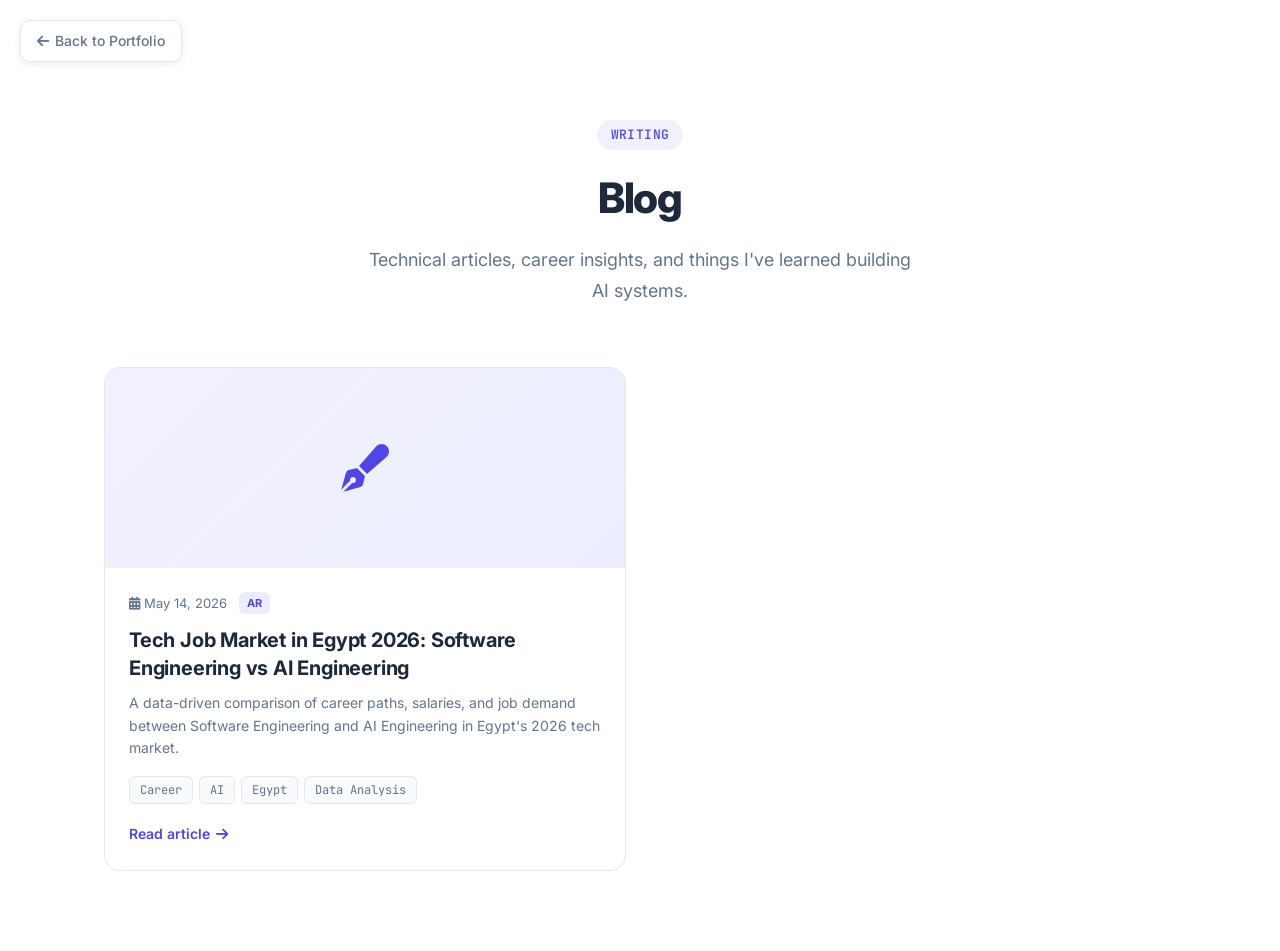
<file: portfolio/blog.html>
<!DOCTYPE html>
<html lang="en">
<head>
    <meta charset="UTF-8">
    <meta name="viewport" content="width=device-width, initial-scale=1.0">
    <title>Blog | Mahmoud Osama</title>
    <meta name="description" content="Technical articles on AI engineering, backend development, security, and career insights by Mahmoud Osama.">
    <link rel="stylesheet" href="css/style.css">
    <link rel="stylesheet" href="css/rtl.css">
    <link rel="stylesheet" href="https://cdnjs.cloudflare.com/ajax/libs/font-awesome/6.4.0/css/all.min.css">
    <link href="https://fonts.googleapis.com/css2?family=Inter:wght@300;400;500;600;700;800&family=JetBrains+Mono:wght@400;500&display=swap" rel="stylesheet">
    <script src="js/i18n.js"></script>
    <style>
        /* Blog page specific styles */
        .blog-hero {
            padding: 120px 0 60px;
            text-align: center;
        }
        .blog-hero h1 {
            font-size: 42px;
            font-weight: 800;
            letter-spacing: -0.03em;
            color: var(--text);
            margin-bottom: 12px;
        }
        .blog-hero p {
            color: var(--text-secondary);
            font-size: 18px;
            max-width: 560px;
            margin: 0 auto;
        }
        .blog-grid {
            display: grid;
            grid-template-columns: repeat(2, 1fr);
            gap: 28px;
            padding-bottom: 80px;
        }
        .blog-card {
            background: var(--card-bg);
            border: 1px solid var(--border);
            border-radius: 16px;
            overflow: hidden;
            transition: var(--transition);
            display: flex;
            flex-direction: column;
            text-decoration: none;
            color: inherit;
        }
        .blog-card:hover {
            transform: translateY(-4px);
            box-shadow: 0 12px 32px var(--shadow);
            border-color: var(--primary);
        }
        .blog-card-cover {
            width: 100%;
            height: 200px;
            background: linear-gradient(135deg, rgba(79, 70, 229, 0.08), rgba(129, 140, 248, 0.15));
            display: flex;
            align-items: center;
            justify-content: center;
            font-size: 48px;
            color: var(--primary);
        }
        .blog-card-cover img {
            width: 100%;
            height: 100%;
            object-fit: cover;
        }
        .blog-card-body {
            padding: 24px;
            flex: 1;
            display: flex;
            flex-direction: column;
        }
        .blog-card-meta {
            display: flex;
            align-items: center;
            gap: 12px;
            margin-bottom: 12px;
            font-size: 13px;
            color: var(--text-secondary);
        }
        .blog-card-meta .blog-date {
            display: flex;
            align-items: center;
            gap: 4px;
        }
        .blog-card-meta .blog-lang-badge {
            font-size: 11px;
            font-weight: 700;
            padding: 2px 8px;
            border-radius: 6px;
            background: rgba(79, 70, 229, 0.1);
            color: var(--primary);
            text-transform: uppercase;
        }
        .blog-card-title {
            font-size: 20px;
            font-weight: 700;
            color: var(--text);
            margin-bottom: 10px;
            letter-spacing: -0.01em;
            line-height: 1.4;
        }
        .blog-card-excerpt {
            font-size: 14px;
            color: var(--text-secondary);
            line-height: 1.6;
            flex: 1;
        }
        .blog-card-tags {
            display: flex;
            flex-wrap: wrap;
            gap: 6px;
            margin-top: 16px;
        }
        .blog-card-tags span {
            font-family: var(--font-mono);
            font-size: 12px;
            padding: 3px 10px;
            background: var(--bg-alt);
            border: 1px solid var(--border);
            border-radius: 6px;
            color: var(--text-secondary);
        }
        .blog-card-read {
            display: inline-flex;
            align-items: center;
            gap: 6px;
            margin-top: 18px;
            font-size: 14px;
            font-weight: 600;
            color: var(--primary);
        }
        .blog-card-read i {
            transition: transform 0.2s ease;
        }
        .blog-card:hover .blog-card-read i {
            transform: translateX(4px);
        }
        .blog-empty {
            grid-column: 1 / -1;
            text-align: center;
            padding: 60px 20px;
            color: var(--text-secondary);
            font-size: 16px;
        }
        .blog-back {
            display: inline-flex;
            align-items: center;
            gap: 6px;
            color: var(--text-secondary);
            text-decoration: none;
            font-size: 14px;
            font-weight: 500;
            transition: var(--transition);
            position: fixed;
            top: 20px;
            left: 20px;
            z-index: 1000;
            background: var(--card-bg);
            padding: 8px 16px;
            border-radius: 10px;
            border: 1px solid var(--border);
            box-shadow: 0 2px 8px var(--shadow);
        }
        .blog-back:hover {
            color: var(--primary);
            border-color: var(--primary);
        }
        body.rtl .blog-back {
            left: auto;
            right: 20px;
        }
        body.rtl .blog-card-read i {
            transform: scaleX(-1);
        }
        body.rtl .blog-card:hover .blog-card-read i {
            transform: scaleX(-1) translateX(4px);
        }
        @media screen and (max-width: 768px) {
            .blog-grid { grid-template-columns: 1fr; }
            .blog-hero h1 { font-size: 32px; }
        }
    </style>
</head>
<body>
    <a href="index.html" class="blog-back" id="blogBackBtn">
        <i class="fas fa-arrow-left"></i> <span data-i18n="blog_back">Back to Portfolio</span>
    </a>

    <div class="container">
        <div class="blog-hero">
            <span class="section-tag" data-i18n="blog_tag">Writing</span>
            <h1 data-i18n="blog_title">Blog</h1>
            <p data-i18n="blog_subtitle">Technical articles, career insights, and things I've learned building AI systems.</p>
        </div>
        <div class="blog-grid" id="blogGrid">
            <div class="blog-empty" id="blogLoading">
                <i class="fas fa-spinner fa-spin"></i> Loading posts...
            </div>
        </div>
    </div>

    <script>
    // ========================
    // Blog Post Loader
    // ========================
    (function() {
        const grid = document.getElementById('blogGrid');
        const lang = localStorage.getItem('lang') || (navigator.language.startsWith('ar') ? 'ar' : 'en');

        fetch('blogs/posts.json')
            .then(r => r.json())
            .then(posts => {
                grid.innerHTML = '';
                if (!posts.length) {
                    grid.innerHTML = '<div class="blog-empty">No posts yet.</div>';
                    return;
                }
                // Sort by date descending
                posts.sort((a, b) => new Date(b.date) - new Date(a.date));

                posts.forEach(post => {
                    const title = lang === 'ar' ? post.title_ar : post.title_en;
                    const excerpt = lang === 'ar' ? post.excerpt_ar : post.excerpt_en;
                    const readLabel = lang === 'ar' ? 'اقرأ المقال' : 'Read article';
                    const dateStr = new Date(post.date).toLocaleDateString(lang === 'ar' ? 'ar-EG' : 'en-US', {
                        year: 'numeric', month: 'short', day: 'numeric'
                    });

                    const coverHTML = post.cover
                        ? `<img src="${post.cover}" alt="${title}">`
                        : `<i class="fas fa-pen-fancy"></i>`;

                    const tagsHTML = (post.tags || []).map(t => `<span>${t}</span>`).join('');

                    const card = document.createElement('a');
                    card.href = `blogs/${post.slug}.html`;
                    card.className = 'blog-card';
                    card.innerHTML = `
                        <div class="blog-card-cover">${coverHTML}</div>
                        <div class="blog-card-body">
                            <div class="blog-card-meta">
                                <span class="blog-date"><i class="fas fa-calendar-alt"></i> ${dateStr}</span>
                                <span class="blog-lang-badge">${post.lang.toUpperCase()}</span>
                            </div>
                            <h2 class="blog-card-title">${title}</h2>
                            <p class="blog-card-excerpt">${excerpt}</p>
                            <div class="blog-card-tags">${tagsHTML}</div>
                            <span class="blog-card-read">${readLabel} <i class="fas fa-arrow-right"></i></span>
                        </div>
                    `;
                    grid.appendChild(card);
                });
            })
            .catch(() => {
                grid.innerHTML = '<div class="blog-empty">Could not load posts.</div>';
            });

        // Apply i18n
        if (typeof initI18n === 'function') {
            document.documentElement.setAttribute('lang', lang);
            document.documentElement.setAttribute('dir', lang === 'ar' ? 'rtl' : 'ltr');
            if (lang === 'ar') document.body.classList.add('rtl');
            initI18n();
        }
    })();
    </script>
</body>
</html>
</file>
<file: css/site.css>
/* ===========================================================
   Osama Engineering — site stylesheet
   Locked design decision: Petrol palette · Light theme ·
   Cairo (display + Arabic) / Source Sans 3 (Latin body).
   Every measurement uses logical properties so the Arabic
   switch flips the layout without a second stylesheet.
   =========================================================== */

:root{
  /* ---- Petrol, light ---- */
  --p-ground:#FFFFFF;
  --p-surface:#F4F6F4;
  --p-surface-2:#E8EDEA;
  --p-ink:#0E1613;
  --p-ink-2:#44524E;

  /* ink-3 was #67766F, which measured 4.39:1 on --p-surface and so
     failed AA for the helper labels, chart values, assumptions and
     captions that use it. #5C6B64 measures 5.17:1 on --p-surface and
     5.61:1 on --p-ground. */
  --p-ink-3:#5C6B64;

  --p-rule:#DBE2DE;
  --p-rule-2:#C4CFC9;
  /* Decorative hairlines can stay quiet, but a border that is the only
     thing identifying a control has to clear 3:1 — and controls sit on
     --p-surface and --p-surface-2, not on white, so white is the wrong
     thing to measure against. #6F7D76 is 4.31:1 on --p-ground, 3.97:1 on
     --p-surface and 3.64:1 on --p-surface-2. --p-rule-2 was 1.60:1 and is
     now used only for dividers that carry no meaning on their own. */
  --p-rule-strong:#6F7D76;

  --p-accent:#0D5A4E;
  --p-accent-ink:#0A4A40;
  --p-accent-soft:#E2EFEB;
  --p-cta:#BE5410;
  --p-cta-text:#FFFFFF;
  --p-cta-soft:#FAEBE0;
  /* Small warm text on --p-cta-soft measured 4.04:1 with --p-cta, under the
     4.5 AA needs. This is to --p-cta what --p-accent-ink is to --p-accent:
     5.06:1 on --p-cta-soft, 5.90:1 on --p-ground, 5.43:1 on --p-surface.
     --p-cta stays for large numerals, dots, borders and filled buttons. */
  --p-cta-ink:#A5490D;
  --p-focus:#0D5A4E;

  /* ---- Cairo pairing ---- */
  --f-display:"Cairo","Segoe UI",system-ui,sans-serif;
  --f-body:"Source Sans 3","Segoe UI",system-ui,sans-serif;
  --f-mono:"JetBrains Mono",ui-monospace,monospace;
  --f-ar:"Cairo",system-ui,sans-serif;
  --f-display-weight:700;
  --f-display-track:-.018em;
  --f-h2-track:-.012em;
  --f-body-size:17px;
  --f-body-leading:1.6;

  --shell:1240px;
  --ease:cubic-bezier(.22,.7,.3,1);
  --mk-ease:var(--ease);          /* the mark's curve is the site's curve */
}

*{box-sizing:border-box;}
html{scroll-behavior:smooth;}
body{
  margin:0;
  background:var(--p-ground);
  color:var(--p-ink);
  font-family:var(--f-body);
  font-size:var(--f-body-size);
  line-height:var(--f-body-leading);
  -webkit-font-smoothing:antialiased;
  overflow-x:hidden;
}
body[dir="rtl"]{font-family:var(--f-ar);}
h1,h2,h3{font-family:var(--f-display);margin:0;text-wrap:balance;}
body[dir="rtl"] h1,body[dir="rtl"] h2,body[dir="rtl"] h3{font-family:var(--f-ar);}
p{margin:0;}
img,iframe{max-width:100%;}

/* ---- focus: one visible ring everywhere ---- */
:focus-visible{
  outline:2px solid var(--p-focus);
  outline-offset:2px;
  border-radius:4px;
}
.sr-only{
  position:absolute;width:1px;height:1px;padding:0;margin:-1px;
  overflow:hidden;clip:rect(0,0,0,0);white-space:nowrap;border:0;
}
.skip{
  position:absolute;inset-inline-start:-9999px;top:0;z-index:200;
  background:var(--p-ink);color:#fff;padding:10px 16px;border-radius:0 0 4px 0;
  font-size:14px;text-decoration:none;
}
.skip:focus{inset-inline-start:0;}

.pad{padding-inline:clamp(18px,4vw,44px);}
.shell{max-width:var(--shell);margin-inline:auto;width:100%;}

.lab{
  font-family:var(--f-mono);font-size:10.5px;font-weight:500;letter-spacing:.13em;
  text-transform:uppercase;color:var(--p-ink-3);
}
body[dir="rtl"] .lab{font-family:var(--f-ar);letter-spacing:0;font-size:11.5px;}

/* ===========================================================
   NAV
   =========================================================== */
.d-nav-wrap{
  position:sticky;top:0;z-index:70;background:var(--p-ground);
  border-bottom:1px solid transparent;
  transition:border-color .25s ease;
}
.d-nav-wrap.is-stuck{border-bottom-color:var(--p-rule);}
.d-nav{
  display:flex;align-items:center;gap:20px;
  padding-block:14px;
  transition:padding-block .25s var(--ease);
}
.d-nav-wrap.is-stuck .d-nav{padding-block:9px;}
.d-mark{
  font-family:var(--f-display);font-weight:var(--f-display-weight);
  font-size:15px;letter-spacing:-.02em;white-space:nowrap;
  color:inherit;text-decoration:none;flex:0 0 auto;
  /* NOT a flex container: the wordmark's text runs ("Osama", ".", "engineering")
     would each become an anonymous flex item and the gap would open up around
     the accent dot. The mark is spaced with a margin instead. */
}
.d-mark span{color:var(--p-accent-ink);display:inline-block;}
/* The `.` used to jump on hover. With the mark in the lockup that was two
   things moving on one hover, so the clamp state carries it alone now. */

/* ══════════════ BRAND MARK — clamp geometry, three motion states ══════════════
   Two interlocking brackets holding a node. Structure inherits currentColor,
   the node reads --mk-accent. Mirror-symmetric about the vertical axis, so it
   needs NO RTL flip — do not add one. */
.mk{
  /* --p-accent-ink is the dark petrol (#0A4A40); the terracotta the mark's node
     wants is --p-cta. The handoff's literal fallback (#BE5410) is the giveaway. */
  --mk-accent:var(--p-cta,#BE5410);
  width:1em;height:1em;          /* scales with the font-size of its context */
  flex:0 0 auto;display:block;
  overflow:visible;              /* the clamp state moves 0.8px outside the box */
}
.mk .mk-n{fill:var(--mk-accent);transform-box:fill-box;transform-origin:center;}

/* ── state 1 · assemble — brackets draw in, node lands last. Once per session. */
@keyframes mk-draw{ from{stroke-dashoffset:37} to{stroke-dashoffset:0} }
@keyframes mk-in-t{ from{transform:translateY(-5px);opacity:0} to{transform:none;opacity:1} }
@keyframes mk-in-b{ from{transform:translateY(5px);opacity:0}  to{transform:none;opacity:1} }
@keyframes mk-node-in{
  0%{transform:scale(0);opacity:0}
  60%{transform:scale(1.2);opacity:1}
  100%{transform:scale(1);opacity:1}
}
.mk.is-assemble .mk-t{stroke-dasharray:37;animation:mk-draw .62s var(--mk-ease) both,mk-in-t .62s var(--mk-ease) both;}
.mk.is-assemble .mk-b{stroke-dasharray:37;animation:mk-draw .62s var(--mk-ease) both,mk-in-b .62s var(--mk-ease) both;}
.mk.is-assemble .mk-n{animation:mk-node-in .42s var(--mk-ease) .48s both;}

/* ── state 2 · heartbeat — the ambient idle. Node only. */
@keyframes mk-beat{ 0%,70%,100%{transform:scale(1)} 82%{transform:scale(1.16)} }
.mk.is-beat .mk-n{animation:mk-beat 4s var(--mk-ease) infinite;}

/* ── state 3 · clamp — hover / active. Brackets bite, node answers. */
.mk .mk-t,.mk .mk-b{transition:transform .2s var(--mk-ease);}
a:hover .mk .mk-t,button:hover .mk .mk-t,a:focus-visible .mk .mk-t{transform:translateY(-.8px);}
a:hover .mk .mk-b,button:hover .mk .mk-b,a:focus-visible .mk .mk-b{transform:translateY(.8px);}
a:hover .mk .mk-n,button:hover .mk .mk-n{animation:mk-beat .9s var(--mk-ease);}

/* ── loop variant for loaders: assemble, HELD, repeated.
   These need their own keyframes rather than reusing the one-shot pair above.
   A from/to pair spread over 2.2s makes the mark a slow continuous fade that
   is near-invisible for most of the cycle; the design completes the motion in
   the first ~30% and holds the rest, so the mark reads as solid between
   assemblies. Percentages match the source animation. */
@keyframes mk-loop-draw{ 0%{stroke-dashoffset:37} 26%,100%{stroke-dashoffset:0} }
@keyframes mk-loop-t{ 0%{transform:translateY(-5px);opacity:0} 22%,100%{transform:none;opacity:1} }
@keyframes mk-loop-b{ 0%{transform:translateY(5px);opacity:0}  22%,100%{transform:none;opacity:1} }
@keyframes mk-loop-n{
  0%,14%{transform:scale(0);opacity:0}
  30%{transform:scale(1.2);opacity:1}
  38%,100%{transform:scale(1);opacity:1}
}
.mk.is-loop .mk-t{stroke-dasharray:37;animation:mk-loop-draw 2.2s var(--mk-ease) infinite,mk-loop-t 2.2s var(--mk-ease) infinite;}
.mk.is-loop .mk-b{stroke-dasharray:37;animation:mk-loop-draw 2.2s var(--mk-ease) infinite,mk-loop-b 2.2s var(--mk-ease) infinite;}
.mk.is-loop .mk-n{animation:mk-loop-n 2.2s var(--mk-ease) infinite;}

/* ── per-context sizing. 1em would tie the mark to body copy size; these are
   the sizes the lockup was drawn at. */
.d-mark .mk{
  width:24px;height:24px;color:var(--p-accent);
  display:inline-block;vertical-align:-.36em;margin-inline-end:9px;
}
.d-foot .mk{width:20px;height:20px;color:var(--p-accent);}
.hero-load .mk{width:28px;height:28px;color:var(--p-accent);}
.viz-load .mk{width:24px;height:24px;color:var(--p-accent);opacity:.85;}

@media (prefers-reduced-motion:reduce){
  .mk *{animation:none !important;transition:none !important;transform:none !important;}
  .mk .mk-t,.mk .mk-b{stroke-dasharray:none !important;stroke-dashoffset:0 !important;}
}
.d-links{display:flex;gap:16px;flex:1 1 auto;flex-wrap:wrap;font-size:13.5px;color:var(--p-ink-2);}
.d-links a{
  color:inherit;text-decoration:none;position:relative;padding-block:2px;
  transition:color .18s ease;
}
.d-links a::after{
  content:"";position:absolute;inset-inline-start:0;bottom:0;
  width:100%;height:1px;background:var(--p-accent-ink);
  transform:scaleX(0);transform-origin:left;
  transition:transform .28s var(--ease);
}
body[dir="rtl"] .d-links a::after{transform-origin:right;}
.d-links a:hover,.d-links a.is-active{color:var(--p-accent-ink);}
.d-links a:hover::after,.d-links a.is-active::after{transform:scaleX(1);}
.d-navcta{display:flex;align-items:center;gap:10px;flex:0 0 auto;}
.d-lang{
  font-family:var(--f-mono);font-size:11px;letter-spacing:.08em;color:var(--p-ink-2);
  border:1px solid var(--p-rule-strong);border-radius:4px;padding:5px 9px;
  background:transparent;cursor:pointer;
  transition:border-color .2s ease,color .2s ease,background-color .2s ease;
}
.d-lang:hover{border-color:var(--p-accent);color:var(--p-accent-ink);background:var(--p-accent-soft);}
.d-lang:active{background:var(--p-surface-2);}
.d-burger{
  display:none;width:38px;height:34px;border:1px solid var(--p-rule-strong);border-radius:4px;
  background:transparent;cursor:pointer;padding:0;place-items:center;
}
.d-burger i{
  display:block;width:16px;height:1.5px;background:var(--p-ink);position:relative;
  transition:background-color .2s ease;
}
.d-burger i::before,.d-burger i::after{
  content:"";position:absolute;inset-inline-start:0;width:16px;height:1.5px;background:var(--p-ink);
  transition:transform .28s var(--ease);
}
.d-burger i::before{top:-5px;}
.d-burger i::after{top:5px;}
.d-burger[aria-expanded="true"] i{background:transparent;}
.d-burger[aria-expanded="true"] i::before{transform:translateY(5px) rotate(45deg);}
.d-burger[aria-expanded="true"] i::after{transform:translateY(-5px) rotate(-45deg);}

@media (max-width:900px){
  .d-links{
    display:none;position:absolute;inset-inline:0;top:100%;
    flex-direction:column;gap:0;background:var(--p-ground);
    border-block:1px solid var(--p-rule);padding:6px 0;
  }
  .d-links.is-open{display:flex;}
  .d-links a{padding:11px clamp(18px,4vw,44px);font-size:15px;}
  .d-links a::after{display:none;}
  .d-burger{display:grid;}
  .d-navcta .d-btn{display:none;}
}

/* ===========================================================
   BUTTONS
   =========================================================== */
.d-btn{
  display:inline-flex;align-items:center;justify-content:center;gap:7px;
  font-family:var(--f-body);font-size:14px;font-weight:600;line-height:1;
  padding:11px 17px;border-radius:4px;border:1px solid transparent;
  text-decoration:none;cursor:pointer;white-space:nowrap;
  transition:background-color .2s ease,border-color .2s ease,color .2s ease,transform .18s var(--ease);
}
body[dir="rtl"] .d-btn{font-family:var(--f-ar);}
.d-btn:active{transform:translateY(1px);}
.d-btn-cta{background:var(--p-cta);color:var(--p-cta-text);}
.d-btn-cta:hover{background:#A8480C;}
.d-btn-cta:active{background:#8F3D0A;}
.d-btn-ghost{background:var(--p-ground);color:var(--p-ink);border-color:var(--p-rule-strong);}
.d-btn-ghost:hover{border-color:var(--p-accent);color:var(--p-accent-ink);background:var(--p-accent-soft);}
.d-btn-sm{font-size:13px;padding:8px 13px;}
.d-btn .arw{display:inline-block;transition:transform .26s var(--ease);}
body[dir="rtl"] .d-btn .arw{transform:scaleX(-1);}
.d-btn:hover .arw{transform:translateX(3px);}
body[dir="rtl"] .d-btn:hover .arw{transform:scaleX(-1) translateX(3px);}

/* ===========================================================
   HERO — copy on one side, kinetic sculpture on the other
   The sculpture is a transparent WebGL canvas that composites
   straight onto the page ground: no stage tint, no scrim, no
   card, no visible canvas rectangle. It is given a real grid
   column because the component derives its camera distance
   from its container's aspect ratio — framing it properly
   means giving it a box worth framing.
   =========================================================== */
.hero{
  position:relative;
  display:flex;align-items:center;
  min-height:640px;
  min-height:min(88svh,860px);
  background:var(--p-ground);
}
.hero-grid{
  display:grid;
  /* The copy caps itself at 56ch, so an even split left ~90px of its column
     unused. The sculpture takes that back: it is the element that benefits
     from width, and the headline measure is unchanged either way. */
  grid-template-columns:minmax(0,1fr) minmax(0,1.2fr);
  align-items:center;
  gap:clamp(24px,4vw,64px);
  padding-block:clamp(40px,7vw,84px);
  width:100%;
}
.hero-copy{max-width:56ch;}
.hero-copy h1{
  font-size:clamp(1.95rem,3.9vw,3rem);line-height:1.07;
  letter-spacing:var(--f-display-track);font-weight:var(--f-display-weight);
  margin-block:14px 16px;
}
body[dir="rtl"] .hero-copy h1{letter-spacing:0;line-height:1.34;}
.hero-copy .sub{font-size:1.04rem;color:var(--p-ink-2);max-width:48ch;margin-bottom:26px;}
.hero-copy .acts{display:flex;flex-wrap:wrap;gap:10px;}

/* The stage is a box, not a surface: it has no background of its own.
   Height is set rather than derived so the column is reserved before the
   first frame and nothing shifts when the sculpture reveals. */
.hero-stage{
  position:relative;
  /* Matched to the sculpture's own proportion (~1.2 landscape) rather than
     to the old visual's box, so the frame is filled instead of leaving a
     band of white above and below it. */
  aspect-ratio:1.2;
  max-height:min(64svh,560px);
  opacity:0;
  transition:opacity .85s var(--ease);
}
.hero.is-ready .hero-stage,
.hero.is-failed .hero-stage{opacity:1;}
.hero-stage intelligence-machine{display:block;width:100%;height:100%;}

/* One word per beat, sitting beside the part that is doing the work. Only
   one is ever visible, so they cannot collide. Positions are physical
   (left/right, not inset-inline) because the hero mirrors under RTL but the
   sculpture itself does not — the intake stays on the left either way. */
.hero-tags{position:absolute;inset:0;z-index:2;pointer-events:none;}
.hero-tag{
  position:absolute;white-space:nowrap;
  font-family:var(--f-mono);font-size:11px;font-weight:500;letter-spacing:.11em;text-transform:uppercase;
  color:var(--p-accent-ink);
  opacity:0;transform:translateY(3px);
  transition:opacity .45s var(--ease),transform .45s var(--ease);
}
.hero-tag.is-out{color:var(--p-cta-ink);}
.hero-tag.is-on{opacity:1;transform:none;}
body[dir="rtl"] .hero-tag{font-family:var(--f-ar);font-weight:600;letter-spacing:0;font-size:13px;text-transform:none;}

/* The sculpture spans 9-95% across but only 16-84% down, so the clear bands
   are the top and bottom strips. Placing the three flow beats along the
   bottom in order also means the word itself travels left -> centre -> right
   as the work moves through the machine. */
.at-in{left:4%;top:88%;}
.at-action{right:4%;top:88%;}
.at-analysis{left:20%;top:3%;}
.at-prediction{right:16%;top:3%;}
.hero-tag.at-core{left:50%;top:88%;transform:translate(-50%,3px);}
.hero-tag.at-core.is-on{transform:translate(-50%,0);}

@media (max-width:1000px){
  .hero-tag{font-size:9.5px;letter-spacing:.09em;}
  body[dir="rtl"] .hero-tag{font-size:11.5px;}
}
@media (prefers-reduced-motion:reduce){
  .hero-tag{transition:none;}
}

/* Watermark, not a spinner. Invisible unless WebGL failed, in which case the
   column resolves to a quiet mark instead of empty space. */
.hero-load{
  position:absolute;inset:0;z-index:1;
  display:grid;place-items:center;
  opacity:0;pointer-events:none;
  transition:opacity .5s ease;
}
.hero.is-failed .hero-load{opacity:1;}
.hero.is-failed .hero-load .mk{
  width:96px;height:96px;opacity:.10;color:var(--p-ink);
}
.hero.is-failed .hero-load .mk *{animation:none !important;stroke-dasharray:none;}


/* Stacked below 1000px: headline and CTA first, sculpture under them, so the
   message stays primary and the call to action stays within thumb reach. */
@media (max-width:1000px){
  .hero{min-height:auto;}
  .hero-grid{
    grid-template-columns:1fr;
    gap:clamp(4px,2vw,16px);
    padding-block:clamp(34px,8vw,56px) clamp(24px,6vw,44px);
  }
  .hero-copy{max-width:none;}
  /* Same proportion as desktop, capped so it stays secondary to the headline
     and the hero does not grow tall. */
  .hero-stage{width:min(100%,460px);max-height:none;margin-inline:auto;}
}
@media (prefers-reduced-motion:reduce){
  .hero-stage{transition:none;}
}

/* ===========================================================
   ZIG-ZAG FEATURE ROWS
   Text and canvas alternate sides on desktop. Below the
   breakpoint every row collapses to one column with the text
   first, regardless of which side it was on.
   =========================================================== */
.zig{
  display:grid;
  grid-template-columns:minmax(0,1.02fr) minmax(0,1fr);
  gap:clamp(26px,4vw,56px);
  align-items:center;
}
.zig-text,.zig-viz{min-width:0;}
/* The calculator's columns are very unequal — the input card plus its result
   cards run ~889px against a ~481px visual — so align-items:center parked the
   graphic in the middle and left ~200px of dead space above AND below it. Top
   aligning puts the animation level with the first input, which is where the
   eye expects it, and the slack collapses to one place instead of two. */
#calculator{align-items:start;}
#calculator .zig-viz{margin-block:0;position:sticky;top:96px;}
#calculator .viz-cap{padding-top:8px;max-width:52ch;}
.zig-rev .zig-text{order:2;}
.zig-rev .zig-viz{order:1;}
.zig .viz{margin-top:0;}
@media (max-width:1000px){
  .zig{grid-template-columns:1fr;gap:24px;}
  .zig .zig-text{order:1;}
  .zig .zig-viz{order:2;}
}

/* ===========================================================
   SCROLLYTELLING — one pinned canvas, four scrolling steps
   The canvas is seeked to a named scene as each step becomes
   active, so the graphic really does morph through the
   pipeline rather than cross-fading between stills.
   =========================================================== */
.scrolly{
  display:grid;
  grid-template-columns:minmax(0,57fr) minmax(0,43fr);
  gap:clamp(28px,4vw,64px);
  align-items:start;
}
.scrolly-visual{
  position:sticky;top:15vh;
  align-self:start;
  min-width:0;
}
/* The section title rides inside the pinned column. Previously it scrolled away
   with the page, so by step 02 the reader had four numbered stages and nothing
   naming what they were stages OF. */
.scrolly-head{margin-bottom:clamp(14px,2vw,22px);}
.scrolly-head h2{margin-bottom:0;}
.scrolly-steps{
  display:grid;gap:0;min-width:0;
  /* half a viewport of lead-in and lead-out keeps the first and last
     steps reachable while the canvas is still pinned */
  padding-block:12vh 22vh;
}
.step{
  min-height:62vh;
  display:flex;flex-direction:column;justify-content:center;
  padding-block:clamp(18px,3vh,34px);
  opacity:.4;
  transition:opacity .45s var(--ease);
}
.step.is-active{opacity:1;}
.step-n{
  display:inline-flex;align-items:center;gap:9px;
  font-family:var(--f-mono);font-size:10px;letter-spacing:.16em;text-transform:uppercase;
  color:var(--p-ink-3);margin-bottom:12px;
}
body[dir="rtl"] .step-n{font-family:var(--f-ar);letter-spacing:0;font-size:11.5px;}
.step-n i{
  width:26px;height:1px;background:var(--p-rule-strong);display:block;
  transition:width .45s var(--ease),background-color .45s ease;
}
.step.is-active .step-n{color:var(--p-accent-ink);}
.step.is-active .step-n i{width:46px;background:var(--p-accent);}
.step h3{
  font-size:clamp(1.15rem,2vw,1.45rem);font-weight:var(--f-display-weight);
  line-height:1.25;letter-spacing:var(--f-h2-track);margin-bottom:10px;
}
body[dir="rtl"] .step h3{letter-spacing:0;line-height:1.45;}
.step p{font-size:1rem;color:var(--p-ink-2);max-width:46ch;}

/* progress rail beside the steps */
.scrolly-rail{
  position:sticky;top:15vh;
  display:none;
}

@media (max-width:1000px){
  .scrolly{grid-template-columns:1fr;gap:0;}
  /* Unpinned on small screens. The canvas keeps a shallow pin at the top
     so the state changes stay visible while the steps scroll under it —
     the bundle is a 1MB document, so it cannot be duplicated per step and
     moving the iframe in the DOM would reload it. */
  .scrolly-visual{
    position:sticky;top:56px;z-index:5;
    background:var(--p-ground);
    padding-block:8px;
    box-shadow:0 12px 16px -12px rgba(14,22,19,.18);
  }
  /* The pinned bar has a phone's vertical budget to respect, so the title stays
     and the eyebrow goes — the h2 is what actually supplies the context. */
  .scrolly-head{margin-bottom:8px;}
  .scrolly-head .lab{display:none;}
  .scrolly-head h2{font-size:1.06rem;line-height:1.3;}
  .scrolly-visual .viz-frame{aspect-ratio:16/10;}
  .scrolly-steps{padding-block:6vh 10vh;}
  .step{min-height:auto;padding-block:26px;opacity:1;}
  .step:not(.is-active){opacity:.55;}
}
@media (prefers-reduced-motion: reduce){
  .step,.step:not(.is-active){opacity:1;}
}

/* ===========================================================
   THE NIGHT SHIFT — problem, turn, morning
   One list that changes state, not cards that swap. Every row's
   steps and outcome are laid out at full size from the start and
   held at opacity 0, so the list reserves its final height before
   the first item appears and nothing reflows when the sequence
   plays, replays, or is skipped for reduced motion.
   =========================================================== */
.d-night{padding-block:clamp(52px,8vw,92px) clamp(48px,7vw,84px);}
.d-night-head{max-width:60ch;}
.d-night-head h2{
  font-size:clamp(1.5rem,2.9vw,2.1rem);line-height:1.14;
  letter-spacing:var(--f-h2-track);font-weight:var(--f-display-weight);
  margin-block:10px 14px;
}
body[dir="rtl"] .d-night-head h2{letter-spacing:0;line-height:1.4;}
.d-night-sub{color:var(--p-ink-2);font-size:1.02rem;line-height:1.62;max-width:54ch;}

/* ---- the feed ---- */
.d-feed{
  list-style:none;margin:clamp(30px,4.5vw,46px) 0 0;padding:0;
  display:grid;gap:10px;
  /* Held to a measure rather than run full-bleed: at 1240 the rows were wide
     enough to strand the outcome badge a long way from the task it belongs
     to, and the head above is set to 60ch. */
  max-width:min(100%,1000px);
  border-top:1px solid var(--p-rule);
  padding-top:clamp(18px,2.5vw,26px);
}
.d-item{
  display:grid;
  grid-template-columns:max-content max-content minmax(0,1fr) max-content;
  grid-template-areas:
    "time mark task out"
    ".    .    steps steps";
  align-items:start;
  column-gap:14px;row-gap:7px;
  padding:14px 16px;
  border:1px solid var(--p-rule);border-radius:8px;
  background:var(--p-ground);
  /* entrance: the row arrives from the leading edge, like work landing */
  opacity:0;translate:-18px 0;
  transition:opacity .34s var(--ease),translate .34s var(--ease),
             border-color .4s var(--ease),background-color .4s var(--ease);
}
body[dir="rtl"] .d-item{translate:18px 0;}
.d-item.is-in{opacity:1;translate:0 0;}

/* ---- state mark ---- */
.d-item-mark{
  grid-area:mark;
  width:9px;height:9px;border-radius:50%;margin-top:6px;
  border:1.5px solid var(--p-rule-strong);background:transparent;
  transition:background-color .4s var(--ease),border-color .4s var(--ease),box-shadow .4s var(--ease);
}
.d-item.is-working .d-item-mark{
  border-color:var(--p-accent);background:var(--p-accent);
  animation:d-pulse 1.5s var(--ease) infinite;
}
.d-item.is-done .d-item-mark{border-color:var(--p-accent);background:var(--p-accent);}
.d-item.is-ready .d-item-mark{border-color:var(--p-cta);background:var(--p-cta);}
@keyframes d-pulse{
  0%,100%{box-shadow:0 0 0 0 rgba(13,90,78,.34);}
  50%    {box-shadow:0 0 0 5px rgba(13,90,78,0);}
}

.d-item-time{
  grid-area:time;
  font-family:var(--f-mono);font-size:11px;font-variant-numeric:tabular-nums;
  color:var(--p-ink-3);margin-top:3px;min-width:4ch;
}
.d-item-task{
  grid-area:task;
  font-size:.97rem;line-height:1.5;color:var(--p-ink);margin:0;
}
body[dir="rtl"] .d-item-task{font-family:var(--f-ar);line-height:1.72;}
.d-caret{
  display:none;
  width:2px;height:1.05em;
  background:var(--p-accent);
  vertical-align:-.17em;margin-inline-start:2px;
  animation:d-blink .9s steps(1,end) infinite;
}
.d-item.is-typing .d-caret{display:inline-block;}
@keyframes d-blink{0%,50%{opacity:1;} 50.01%,100%{opacity:0;}}

/* ---- the process chain ---- */
.d-steps{
  grid-area:steps;
  list-style:none;margin:0;padding:0;
  display:flex;flex-wrap:wrap;align-items:center;gap:5px 7px;
  opacity:0;transition:opacity .4s var(--ease);
}
.d-item.is-working .d-steps,
.d-item.is-done .d-steps,
.d-item.is-ready .d-steps{opacity:1;}
.d-step{
  font-family:var(--f-mono);font-size:10.5px;letter-spacing:.02em;
  color:var(--p-accent-ink);
  background:var(--p-accent-soft);border-radius:3px;padding:3px 7px;
  opacity:0;translate:0 3px;
  transition:opacity .26s var(--ease),translate .26s var(--ease);
}
body[dir="rtl"] .d-step{font-family:var(--f-ar);font-size:12px;letter-spacing:0;}
.d-step.is-on{opacity:1;translate:0 0;}
/* Direction-aware connector: the glyph is swapped rather than mirrored, so it
   always points along the reading direction instead of relying on bidi. */
.d-step + .d-step::before{
  content:"→";display:inline-block;
  margin-inline-end:7px;margin-inline-start:-1px;
  color:var(--p-ink-3);font-size:10px;
}
body[dir="rtl"] .d-step + .d-step::before{content:"←";}
.d-item.is-ready .d-step{color:var(--p-cta-ink);background:var(--p-cta-soft);}

/* ---- outcome ---- */
.d-item-out{
  grid-area:out;margin:0;
  display:flex;align-items:center;gap:5px;
  font-size:12px;font-weight:600;white-space:nowrap;
  color:var(--p-accent-ink);
  opacity:0;transition:opacity .4s var(--ease);
}
body[dir="rtl"] .d-item-out{font-family:var(--f-ar);font-size:13px;}
.d-item.is-done .d-item-out,
.d-item.is-ready .d-item-out{opacity:1;}
.d-out-tick{
  display:inline-grid;place-items:center;
  width:15px;height:15px;border-radius:50%;
  background:var(--p-accent);color:#fff;font-size:9px;line-height:1;
}
.d-item.is-done{border-color:var(--p-rule-2);background:var(--p-surface);}

/* The exception. Warm, and set apart by a leading rule rather than by an
   alarm colour: it is not an error, it is the one thing worth a person. */
.d-item.is-human .d-item-out{color:var(--p-cta-ink);}
.d-item.is-ready{
  border-color:var(--p-cta);
  background:var(--p-cta-soft);
  box-shadow:inset 3px 0 0 0 var(--p-cta);
}
body[dir="rtl"] .d-item.is-ready{box-shadow:inset -3px 0 0 0 var(--p-cta);}

/* ---- the hinge ---- */
.d-night-turn{
  margin:clamp(26px,3.6vw,38px) 0 0;
  max-width:34ch;
  font-family:var(--f-display);
  font-size:clamp(1.18rem,2.1vw,1.5rem);line-height:1.3;
  letter-spacing:var(--f-h2-track);font-weight:var(--f-display-weight);
  color:var(--p-accent-ink);
  padding-inline-start:16px;
  border-inline-start:2px solid var(--p-accent);
  opacity:0;translate:0 10px;
  transition:opacity .7s var(--ease),translate .7s var(--ease);
}
body[dir="rtl"] .d-night-turn{font-family:var(--f-ar);letter-spacing:0;line-height:1.55;}
.d-night-turn.is-in{opacity:1;translate:0 0;}

/* ---- the morning ---- */
.d-morning{
  margin-top:clamp(34px,5vw,56px);
  padding-top:clamp(26px,3.6vw,38px);
  border-top:1px solid var(--p-rule);
  display:grid;
  grid-template-columns:minmax(0,1.05fr) minmax(0,.95fr);
  align-items:start;
  column-gap:clamp(24px,4vw,56px);row-gap:clamp(20px,3vw,30px);
  opacity:0;translate:0 12px;
  transition:opacity .7s var(--ease),translate .7s var(--ease);
}
.d-morning.is-in{opacity:1;translate:0 0;}
.d-morning-copy h3{
  font-size:clamp(1.24rem,2.3vw,1.62rem);line-height:1.18;
  letter-spacing:var(--f-h2-track);font-weight:var(--f-display-weight);
  margin:0 0 8px;
}
body[dir="rtl"] .d-morning-copy h3{letter-spacing:0;line-height:1.42;}
.d-morning-copy p{margin:0;color:var(--p-ink-2);font-size:1.02rem;line-height:1.6;}

/* The tally. Paired, so 4 and 1 are read against each other rather than
   floating free the way the old lone "4" did. */
.d-tally{display:grid;grid-template-columns:1fr 1fr;gap:12px;}
.d-tally-b{
  padding:16px 18px;border-radius:8px;
  border:1px solid var(--p-rule);background:var(--p-surface);
  display:flex;flex-direction:column;gap:4px;
}
.d-tally-b.is-human{border-color:var(--p-cta);background:var(--p-cta-soft);}
.d-tally-n{
  font-family:var(--f-mono);font-size:clamp(2rem,3.6vw,2.7rem);line-height:1;
  font-weight:500;font-variant-numeric:tabular-nums;color:var(--p-accent-ink);
}
.d-tally-b.is-human .d-tally-n{color:var(--p-cta);}
.d-tally-l{font-size:13px;line-height:1.4;color:var(--p-ink-2);}
body[dir="rtl"] .d-tally-l{font-family:var(--f-ar);font-size:14px;}

/* Full measure under both columns, at body size and body ink — this is the
   takeaway, not a footnote. */
.d-morning-note{
  grid-column:1 / -1;margin:0;
  max-width:78ch;
  font-size:1.01rem;line-height:1.62;color:var(--p-ink-2);
  padding-inline-start:16px;
  border-inline-start:2px solid var(--p-rule-2);
}
body[dir="rtl"] .d-morning-note{line-height:1.8;}

/* ---- narrow ---- */
@media (max-width:820px){
  .d-morning{grid-template-columns:1fr;}
}
@media (max-width:640px){
  .d-item{
    grid-template-columns:max-content minmax(0,1fr);
    grid-template-areas:
      "mark time"
      "task task"
      "steps steps"
      "out  out";
    column-gap:10px;row-gap:8px;
    padding:13px 14px;
  }
  .d-item-mark{margin-top:4px;}
  .d-item-time{margin-top:0;}
  .d-item-out{white-space:normal;}
}
/* The pair only stacks when it genuinely cannot fit: 4 beside 1 is the whole
   point of the tally, and stacking them loses the comparison. */
@media (max-width:340px){
  .d-tally{grid-template-columns:1fr;}
}

/* Reduced motion: the finished state, immediately and in full. Nothing is
   withheld, because the sequence was never carrying meaning the text does
   not also carry. */
@media (prefers-reduced-motion:reduce){
  .d-item,.d-steps,.d-step,.d-item-out,.d-night-turn,.d-morning{
    transition:none !important;
  }
  .d-item.is-working .d-item-mark{animation:none;}
  .d-caret{display:none !important;}
}

/* ===========================================================
   TRUST STRIP
   =========================================================== */
/* Lives above .d-foot at the bottom of the page. Only a top rule: the footer
   below supplies its own, and doubling them drew a 2px band. Left-aligned
   rather than space-between — with the second group removed, distributing would
   strand the label against the far edge. */
.d-trust{
  border-top:1px solid var(--p-rule);
  padding-block:18px 16px;
  display:flex;flex-wrap:wrap;gap:10px 18px;align-items:center;
}
.d-trust .stack{display:flex;flex-wrap:wrap;gap:8px;align-items:center;}
.d-trust .lab{flex:0 0 auto;}
.d-trust .plat{
  border:1px solid var(--p-rule-strong);border-radius:3px;padding:4px 9px;
  font-family:var(--f-mono);font-size:11px;color:var(--p-ink-2);
  transition:border-color .2s ease,color .2s ease,background-color .2s ease;
}
.d-trust .plat:hover{border-color:var(--p-accent);color:var(--p-accent-ink);background:var(--p-ground);}

/* ===========================================================
   SECTIONS
   =========================================================== */
.d-sec{padding-block:clamp(38px,5.5vw,66px);scroll-margin-top:72px;}
.d-sec + .d-sec{border-top:1px solid var(--p-rule);}
.d-sec > h2,.zig-text > h2{
  font-size:clamp(1.3rem,2.4vw,1.7rem);letter-spacing:var(--f-h2-track);
  font-weight:var(--f-display-weight);line-height:1.2;margin-block:9px 22px;max-width:26ch;
}
body[dir="rtl"] .d-sec > h2,body[dir="rtl"] .zig-text > h2{letter-spacing:0;line-height:1.45;}

/* ===========================================================
   OPPORTUNITY GRID
   =========================================================== */
.d-probs{
  display:grid;grid-template-columns:repeat(auto-fit,minmax(232px,1fr));gap:1px;
  background:var(--p-rule);border:1px solid var(--p-rule);border-radius:5px;overflow:hidden;
}
.d-prob{
  background:var(--p-ground);padding:18px 20px;position:relative;
  transition:background-color .25s ease;
}
.d-prob::before{
  content:"";position:absolute;inset-block:0;inset-inline-start:0;width:2px;
  background:var(--p-accent);transform:scaleY(0);transform-origin:top;
  transition:transform .3s var(--ease);
}
.d-prob:hover,.d-prob:focus-within{background:var(--p-surface);}
.d-prob:hover::before,.d-prob:focus-within::before{transform:scaleY(1);}
.d-prob p{font-size:.96rem;color:var(--p-ink);margin-bottom:8px;}
.d-prob .link{
  font-size:12.5px;color:var(--p-accent-ink);text-decoration:none;font-weight:600;
  display:inline-flex;align-items:center;gap:5px;
}
.d-prob .link .arw{display:inline-block;transition:transform .26s var(--ease);}
body[dir="rtl"] .d-prob .link .arw{transform:scaleX(-1);}
.d-prob .link:hover{text-decoration:underline;text-underline-offset:3px;}
.d-prob .link:hover .arw{transform:translateX(3px);}
body[dir="rtl"] .d-prob .link:hover .arw{transform:scaleX(-1) translateX(3px);}

/* ===========================================================
   SERVICES
   =========================================================== */
/* Nine cards on a 4-column auto-fit leave one alone on the last row.
   Capped at 3 so the grid resolves 3/3/3. */
/* ── work examples: a centre-locked horizontal carousel ────────────────────
   The rail is full-bleed inside the shell so cards can sit half-off both
   edges; the centred card is the one being read. */
.svc-rail{position:relative;margin-top:clamp(26px,3.5vw,40px);}

/* ── rail affordance ────────────────────────────────────────────────────
   A centre-snapped rail with no scrollbar gives the reader nothing to tell
   them it moves, so it reads as a static card. Two things fix that: real
   arrow controls (also the keyboard path), and a single small nudge the
   first time the rail is seen — the cards drift and settle once, which
   reads as "this moves" without becoming an ambient animation. */
.svc-arrow{
  position:absolute;top:calc(50% + 18px);transform:translateY(-50%);
  z-index:4;width:38px;height:38px;border-radius:50%;
  display:grid;place-items:center;cursor:pointer;
  background:var(--p-ground);border:1px solid var(--p-rule-2);
  color:var(--p-ink-2);
  box-shadow:0 1px 3px rgba(14,22,19,.05), 0 8px 20px -10px rgba(14,22,19,.22);
  transition:background .18s ease,border-color .18s ease,color .18s ease,transform .18s var(--ease);
}
.svc-arrow svg{width:16px;height:16px;}
.svc-arrow:hover{background:var(--p-accent);border-color:var(--p-accent);color:#fff;}
.svc-arrow:active{transform:translateY(-50%) scale(.94);}
.svc-arrow:focus-visible{outline:2px solid var(--p-accent);outline-offset:3px;}
.svc-arrow[disabled]{opacity:.32;pointer-events:none;}
/* physical edges — the glyphs already point the right way per language, and
   the JS maps each button to the correct scroll direction for the dir. */
.svc-prev{inset-inline-start:-4px;}
.svc-next{inset-inline-end:-4px;}
body[dir="rtl"] .svc-prev svg{transform:scaleX(-1);}
body[dir="rtl"] .svc-next svg{transform:scaleX(-1);}
@media (max-width:640px){
  .svc-arrow{width:34px;height:34px;}
  .svc-prev{inset-inline-start:2px;}
  .svc-next{inset-inline-end:2px;}
}

/* The nudge is done by scrolling the rail in JS, not by transforming the
   cards: the cards already carry scale(.9)/scale(1.1) for the centre state,
   and animating transform here would stomp it mid-hint. Scrolling also shows
   the snap behaviour, which is the thing being advertised. */
.d-svcs{
  display:flex;flex-wrap:nowrap;gap:16px;
  overflow-x:auto;overflow-y:visible;
  scroll-snap-type:x mandatory;
  scroll-padding-inline:50%;
  /* half the rail on each side so the first and last cards can reach centre */
  padding-block:44px 8px;
  padding-inline:calc(50% - (var(--svc-w) / 2));
  scrollbar-width:none;-ms-overflow-style:none;
  overscroll-behavior-x:contain;
  -webkit-overflow-scrolling:touch;
}
.d-svcs::-webkit-scrollbar{display:none;}
.d-svcs > .d-svc{
  --svc-w:296px;
  flex:0 0 var(--svc-w);width:var(--svc-w);
  scroll-snap-align:center;scroll-snap-stop:always;
  transform:scale(.9);opacity:.5;
  transition:transform .38s var(--ease),opacity .38s var(--ease),box-shadow .38s var(--ease),border-color .2s ease;
}
.d-svcs{--svc-w:296px;}
.d-svcs > .d-svc.is-centre{
  transform:scale(1.1);opacity:1;
  box-shadow:0 2px 6px rgba(14,22,19,.06), 0 20px 44px -18px rgba(14,22,19,.28);
  z-index:2;
}
/* the centre indicator — replaces the old category tab row */
.svc-pointer{
  position:absolute;top:0;left:50%;transform:translateX(-50%);
  z-index:3;pointer-events:none;display:flex;flex-direction:column;align-items:center;gap:6px;
}
.svc-pointer-text{
  font-family:var(--f-mono);font-size:10.5px;font-weight:500;letter-spacing:.13em;
  text-transform:uppercase;color:var(--p-accent-ink);
  background:var(--p-accent-soft);border:1px solid var(--p-accent);
  border-radius:999px;padding:5px 14px;white-space:nowrap;
}
body[dir="rtl"] .svc-pointer-text{font-family:var(--f-ar);letter-spacing:0;font-size:12px;}
.svc-pointer::after{
  content:"";width:1px;height:14px;background:var(--p-accent);opacity:.55;
}
/* .d-svc:hover sets translateY(-2px), which would replace the carousel's scale
   and make a hovered card snap back to full size out of centre. */
.d-svcs > .d-svc:hover,.d-svcs > .d-svc:focus-within{transform:scale(.9);}
.d-svcs > .d-svc.is-centre:hover,.d-svcs > .d-svc.is-centre:focus-within{transform:scale(1.1);}
@media (max-width:560px){ .d-svcs,.d-svcs > .d-svc{--svc-w:250px;} }
@media (prefers-reduced-motion: reduce){
  .d-svcs{scroll-behavior:auto;}
  .d-svcs > .d-svc{transition:none;}
}
.d-svc{
  border:1px solid var(--p-rule);border-radius:5px;background:var(--p-surface);
  padding:17px 18px;display:flex;flex-direction:column;gap:7px;
  transition:border-color .25s ease,background-color .25s ease,transform .25s var(--ease);
}
.d-svc:hover,.d-svc:focus-within{border-color:var(--p-rule-strong);background:var(--p-ground);transform:translateY(-2px);}
.d-svc.lead{background:var(--p-accent-soft);border-color:var(--p-accent);}
.d-svc.lead:hover{background:var(--p-accent-soft);border-color:var(--p-accent-ink);}
.d-svc h3{font-size:.98rem;font-weight:600;line-height:1.32;letter-spacing:-.008em;}
body[dir="rtl"] .d-svc h3{letter-spacing:0;}
.d-svc p{font-size:.86rem;color:var(--p-ink-2);}
.d-svc .flag{
  align-self:flex-start;font-family:var(--f-mono);font-size:9.5px;letter-spacing:.12em;
  text-transform:uppercase;color:var(--p-accent-ink);background:var(--p-ground);
  border:1px solid var(--p-accent);border-radius:3px;padding:2px 6px;
}
body[dir="rtl"] .d-svc .flag{font-family:var(--f-ar);letter-spacing:0;font-size:10.5px;}
.d-svc .chips{display:flex;flex-wrap:wrap;gap:6px;align-items:center;}
.d-svc .fam{
  font-family:var(--f-mono);font-size:9px;letter-spacing:.12em;text-transform:uppercase;
  color:var(--p-ink-3);border:1px solid var(--p-rule-2);border-radius:3px;padding:2px 6px;white-space:nowrap;
  transition:border-color .2s ease,color .2s ease;
}
body[dir="rtl"] .d-svc .fam{font-family:var(--f-ar);letter-spacing:0;font-size:10px;}
.d-svc:hover .fam{border-color:var(--p-rule-strong);color:var(--p-ink-2);}
.d-startcard{
  border:1px solid var(--p-accent);border-radius:5px;background:var(--p-accent-soft);
  padding:20px 22px;display:grid;gap:9px;justify-items:start;
  position:relative;overflow:hidden;
}
.d-startcard::after{
  content:"";position:absolute;inset-block:0;inset-inline-end:0;width:3px;
  background:var(--p-cta);opacity:0;transition:opacity .3s ease;
}
.d-startcard:hover::after{opacity:1;}
.d-startcard h3{font-size:1.1rem;font-weight:600;line-height:1.3;letter-spacing:-.01em;}
body[dir="rtl"] .d-startcard h3{letter-spacing:0;}
.d-startcard p{font-size:.94rem;color:var(--p-ink-2);max-width:64ch;}
.d-startcard .flag{
  font-family:var(--f-mono);font-size:9.5px;letter-spacing:.12em;text-transform:uppercase;
  color:var(--p-accent-ink);background:var(--p-ground);border:1px solid var(--p-accent);
  border-radius:3px;padding:2px 7px;
}
body[dir="rtl"] .d-startcard .flag{font-family:var(--f-ar);letter-spacing:0;font-size:10.5px;}
.d-famlegend{
  display:flex;flex-wrap:wrap;gap:8px 10px;align-items:center;margin-bottom:16px;
  padding-bottom:14px;border-bottom:1px solid var(--p-rule);
}
.d-famlegend .fl{
  font-family:var(--f-mono);font-size:10px;letter-spacing:.12em;text-transform:uppercase;
  color:var(--p-ink-2);background:var(--p-surface);border:1px solid var(--p-rule-2);
  border-radius:3px;padding:4px 9px;
  transition:border-color .2s ease,color .2s ease,background-color .2s ease;
}
body[dir="rtl"] .d-famlegend .fl{font-family:var(--f-ar);letter-spacing:0;font-size:11.5px;}
.d-famlegend .fl:hover{border-color:var(--p-accent);color:var(--p-accent-ink);background:var(--p-accent-soft);}

/* ===========================================================
   SEGMENTED CONTROL (tabs)
   =========================================================== */
.d-seg{display:flex;gap:2px;background:var(--p-surface-2);border-radius:5px;padding:2px;}
.d-seg button{
  flex:1 1 0;min-width:0;font-family:inherit;font-size:12.5px;font-weight:600;line-height:1;
  padding:9px 6px;border:1px solid transparent;border-radius:3px;
  background:transparent;color:var(--p-ink-2);cursor:pointer;
  transition:background-color .2s ease,color .2s ease,border-color .2s ease;
}
body[dir="rtl"] .d-seg button{font-family:var(--f-ar);}
.d-seg button:hover{color:var(--p-ink);background:rgba(255,255,255,.6);}
.d-seg button:active{background:rgba(255,255,255,.9);}
.d-seg button[aria-pressed="true"]{
  background:var(--p-ground);color:var(--p-ink);border-color:var(--p-rule-strong);
}
.d-seg button:focus-visible{outline:2px solid var(--p-focus);outline-offset:2px;}

/* ===========================================================
   BENCHMARK CHART
   =========================================================== */
.d-chartwrap{border:1px solid var(--p-rule);border-radius:5px;background:var(--p-surface);padding:20px;}
.d-chart{display:grid;gap:16px;}
.d-metric{display:grid;gap:7px;}
.d-metric .mh{display:flex;justify-content:space-between;align-items:baseline;gap:12px;font-size:13px;}
.d-metric .mh .nm{color:var(--p-ink);font-weight:500;}
.d-metric .mh .vals{
  font-family:var(--f-mono);font-size:11.5px;color:var(--p-ink-3);
  font-variant-numeric:tabular-nums;white-space:nowrap;
}
.d-metric .mh .vals b{color:var(--p-accent-ink);font-weight:600;font-size:12.5px;}
.d-bars{display:grid;gap:4px;}
/* The empty track is the axis of this chart — it has to be legible
   against the panel, not a whisper. --p-surface-2 measured 1.10:1 on
   --p-surface; #D2DAD6 measures 1.35:1 on --p-ground with a 1px
   --p-rule-strong inset keeping the bar's extent unambiguous. */
.d-bar{
  height:10px;border-radius:2px;background:#D2DAD6;overflow:hidden;
  box-shadow:inset 0 0 0 1px rgba(111,125,118,.42);
}
.d-bar i{display:block;height:100%;width:0;border-radius:2px;transition:width .85s var(--ease);}
.d-bar.before i{background:var(--p-rule-strong);}
.d-bar.after i{background:var(--p-accent);}
.d-chart.is-in .d-bar i{width:var(--w);}
.d-chart.is-in .d-metric:nth-child(2) .d-bar i{transition-delay:.08s;}
.d-chart.is-in .d-metric:nth-child(3) .d-bar i{transition-delay:.16s;}
.d-chart.is-in .d-metric:nth-child(4) .d-bar i{transition-delay:.24s;}
.d-src{
  margin-top:16px;padding-top:13px;border-top:1px solid var(--p-rule);
  font-size:11.5px;color:var(--p-ink-3);display:flex;gap:8px;align-items:flex-start;
}
.d-src .mk{
  font-family:var(--f-mono);font-size:9.5px;border:1px solid var(--p-rule-strong);
  border-radius:3px;padding:1px 5px;flex:0 0 auto;color:var(--p-ink-3);
}
.d-legend{display:flex;gap:16px;font-size:11.5px;color:var(--p-ink-3);margin-bottom:16px;}
.d-legend span{display:flex;align-items:center;gap:6px;}
.d-legend i{width:14px;height:8px;border-radius:2px;display:block;}

/* ===========================================================
   CALCULATOR
   Inside a zig column the calculator always stacks, which puts
   the primary result underneath the inputs rather than beside
   them and gives it the full column width.
   =========================================================== */
.d-calc{
  display:grid;grid-template-columns:1fr;gap:0;
  border:1px solid var(--p-rule);border-radius:5px;overflow:hidden;
}
.d-calc-in{background:var(--p-surface);padding:20px;display:grid;gap:15px;align-content:start;}
.d-field{display:grid;gap:6px;}
.d-field label,.d-field .lab{font-size:12.5px;font-weight:600;color:var(--p-ink);text-transform:none;letter-spacing:0;font-family:inherit;}
body[dir="rtl"] .d-field .lab{font-size:12.5px;}
.d-field input{
  font-family:var(--f-mono);font-size:14px;font-variant-numeric:tabular-nums;
  padding:10px 11px;border:1px solid var(--p-rule-strong);border-radius:4px;
  background:var(--p-ground);color:var(--p-ink);width:100%;
  transition:border-color .2s ease,box-shadow .2s ease;
}
.d-field input:hover{border-color:var(--p-ink-3);}
.d-field input:focus-visible{
  outline:2px solid var(--p-focus);outline-offset:1px;
  border-color:var(--p-accent);box-shadow:0 0 0 3px var(--p-accent-soft);
}
.d-assump{font-size:11.5px;color:var(--p-ink-3);line-height:1.5;}

.d-calc-out{
  background:var(--p-accent-soft);padding:22px 20px;display:grid;gap:2px;align-content:start;
  border-top:1px solid var(--p-rule-strong);
}
.d-out-lab{
  font-family:var(--f-mono);font-size:10px;font-weight:500;letter-spacing:.14em;
  text-transform:uppercase;color:var(--p-accent-ink);
}
body[dir="rtl"] .d-out-lab{font-family:var(--f-ar);letter-spacing:0;font-size:11.5px;}
.d-out-n{
  font-family:var(--f-mono);font-size:clamp(2.3rem,5.5vw,3.4rem);font-weight:500;
  letter-spacing:-.03em;color:var(--p-accent-ink);font-variant-numeric:tabular-nums;
  line-height:1.02;margin-top:6px;
}
.d-out-sub{font-size:13.5px;color:var(--p-ink-2);margin-top:8px;font-weight:500;}
.d-outlist{display:grid;gap:0;margin-top:20px;border-top:1px solid var(--p-rule-strong);}
.d-outlist div{
  display:flex;justify-content:space-between;gap:14px;align-items:baseline;
  padding:9px 0;border-bottom:1px solid rgba(13,90,78,.14);font-size:12.5px;
}
.d-outlist div:last-child{border-bottom:0;}
.d-outlist .k{color:var(--p-ink-2);min-width:0;}
.d-outlist .v{
  font-family:var(--f-mono);font-variant-numeric:tabular-nums;color:var(--p-ink);
  white-space:nowrap;font-size:12.5px;font-weight:500;transition:color .2s ease;
}
.d-outlist .v.fits{color:var(--p-accent-ink);font-weight:600;}

/* ===========================================================
   FOUNDER
   =========================================================== */
.d-founder{display:grid;grid-template-columns:140px minmax(0,1fr);gap:26px;align-items:start;}
@media (max-width:620px){
  .d-founder{grid-template-columns:1fr;gap:16px;}
  /* the column becomes full width here, which would render the portrait as a
     page-wide square; it stays a portrait instead */
  .d-photo{width:112px;}
}
.d-photo{
  aspect-ratio:1;border-radius:5px;
  background:linear-gradient(150deg,var(--p-accent-soft) 0%,var(--p-surface) 100%);
  border:1px solid var(--p-rule);display:grid;place-items:center;
  font-family:var(--f-display);font-size:2.1rem;font-weight:var(--f-display-weight);
  letter-spacing:-.03em;color:var(--p-accent-ink);line-height:1;user-select:none;
  /* clips the portrait to the corner radius; the gradient stays as the
     backdrop the image loads over */
  overflow:hidden;
}
.d-about-photo{display:block;width:100%;height:100%;object-fit:cover;}
body[dir="rtl"] .d-photo{font-family:var(--f-display);letter-spacing:-.03em;}
.d-founder .nm{font-size:1.05rem;font-weight:600;margin-bottom:3px;}
.d-founder .role{font-size:12.5px;color:var(--p-ink-3);margin-bottom:12px;}
.d-founder p{font-size:.95rem;color:var(--p-ink-2);max-width:56ch;margin-bottom:12px;}
.d-proj{
  border-inline-start:2px solid var(--p-accent);padding-inline-start:14px;
  font-size:.88rem;color:var(--p-ink-2);
}
.d-proj b{color:var(--p-ink);font-weight:600;}

/* ===========================================================
   CLOSING + FOOTER
   =========================================================== */
.d-close{
  background:var(--p-surface);border-top:1px solid var(--p-rule);
  padding-block:clamp(38px,5vw,58px);text-align:center;
}
.d-close h2{font-size:clamp(1.35rem,2.7vw,1.85rem);letter-spacing:var(--f-h2-track);font-weight:var(--f-display-weight);margin-bottom:10px;}
body[dir="rtl"] .d-close h2{letter-spacing:0;}
.d-close p{color:var(--p-ink-2);font-size:.96rem;margin-bottom:20px;max-width:56ch;margin-inline:auto;}
.d-foot{
  border-top:1px solid var(--p-rule);padding-block:16px;
  display:flex;flex-wrap:wrap;gap:8px 20px;justify-content:space-between;
  font-size:12px;color:var(--p-ink-3);
}
.d-foot a{color:inherit;text-decoration:none;transition:color .18s ease;}
.d-foot a:hover{color:var(--p-accent-ink);text-decoration:underline;text-underline-offset:3px;}

/* ===========================================================
   EMBEDDED DESIGN ASSETS
   Each bundle is a complete document, so it is framed rather
   than inlined. A frame only takes a src once it is near the
   viewport, and its animation loop is suspended while it is
   scrolled away.
   Aspect ratios are the artwork's own native canvas, so the box
   is reserved at the correct size before anything loads and the
   player scales to fill it exactly.
   =========================================================== */
/* No card wrapper. The artwork sits on the page canvas; only the box is
   reserved, so there is still nothing for layout to shift into. */
.viz{position:relative;}
.viz-frame{position:relative;width:100%;display:block;aspect-ratio:var(--ar,4/3);}
.viz-frame iframe{
  position:absolute;inset:0;width:100%;height:100%;border:0;display:block;
  opacity:0;transition:opacity .6s ease;
}
.viz.is-loaded .viz-frame iframe{opacity:1;}
/* Wordless, like the hero veil. A quiet spinner on the page ground, no
   status text for the visitor to read. */
.viz-load{
  position:absolute;inset:0;display:grid;place-content:center;justify-items:center;
  background:var(--p-ground);
  transition:opacity .5s ease;
}
.viz-load span:not(.spin){
  position:absolute;width:1px;height:1px;overflow:hidden;
  clip:rect(0,0,0,0);white-space:nowrap;
}
.viz.is-loaded .viz-load{opacity:0;pointer-events:none;}
.viz-load .spin{
  width:18px;height:18px;border:1.5px solid var(--p-rule);
  border-top-color:var(--p-rule-strong);border-radius:50%;
  animation:spin 1100ms linear infinite;opacity:.7;
}
@keyframes spin{ to{transform:rotate(360deg);} }
.viz-cap{
  padding:12px 2px 0;max-width:62ch;
  font-size:11.5px;color:var(--p-ink-3);line-height:1.55;
  display:flex;gap:8px;align-items:flex-start;
}
.viz-cap .mk{
  font-family:var(--f-mono);font-size:9.5px;border:1px solid var(--p-rule-strong);
  border-radius:3px;padding:1px 5px;flex:0 0 auto;color:var(--p-ink-3);
}
.viz.ar-flow,.viz.ar-loop{--ar:16/9;}
.viz.ar-bench,.viz.ar-capacity{--ar:4/3;}

/* ===========================================================
   NUMBERS IN RTL
   Arabic runs right-to-left; a Latin-digit run next to an arrow,
   a percent sign or a currency word gets reordered by the bidi
   algorithm unless it is isolated. <bdi> does that natively —
   these rules only add the typography.
   =========================================================== */
bdi,.num{
  font-variant-numeric:tabular-nums;
  unicode-bidi:isolate;
}
.d-metric .mh .vals bdi{font-family:var(--f-mono);}
.d-outlist .v bdi,.d-out-n bdi{font-family:var(--f-mono);}

/* ===========================================================
   CALCULATOR — reactive feedback on the paired canvas
   =========================================================== */
.viz.is-recalc .viz-frame::after{
  content:"";position:absolute;inset:0;pointer-events:none;
  border-radius:6px;
  box-shadow:inset 0 0 0 2px var(--p-accent);
  opacity:0;
  animation:recalcPulse .9s var(--ease);
}
@keyframes recalcPulse{
  0%{opacity:0;}
  18%{opacity:.5;}
  100%{opacity:0;}
}
.calc-badge{
  position:absolute;z-index:3;
  inset-inline-start:0;bottom:0;
  display:inline-flex;align-items:baseline;gap:8px;
  padding:7px 12px;border-radius:4px;
  background:var(--p-accent);color:#fff;
  font-family:var(--f-mono);font-size:11px;letter-spacing:.06em;
  box-shadow:0 6px 18px -10px rgba(13,90,78,.7);
  opacity:0;transform:translateY(-4px);
  transition:opacity .35s ease,transform .35s var(--ease);
  pointer-events:none;white-space:nowrap;
}
body[dir="rtl"] .calc-badge{font-family:var(--f-ar);letter-spacing:0;font-size:12px;}
.viz.is-live .calc-badge{opacity:1;transform:none;}
.calc-badge b{font-weight:600;font-size:13px;}
.calc-badge .lbl{opacity:.82;font-size:10px;}
body[dir="rtl"] .calc-badge .lbl{font-size:11px;}
@media (prefers-reduced-motion: reduce){
  .viz.is-recalc .viz-frame::after{animation:none;}
}

/* ===========================================================
   SCROLL REVEAL
   =========================================================== */
[data-reveal]{
  opacity:0;transform:translateY(12px);
  transition:opacity .7s var(--ease),transform .7s var(--ease);
  transition-delay:calc(var(--i,0) * 70ms);
}
[data-reveal].is-in{opacity:1;transform:none;}

/* The hero reveals on mount rather than on scroll.

   Pacing: the old 80ms step landed the whole block at once, which reads as a
   page-load flicker rather than a sequence. The step is now 520ms — under the
   ~1.5s it takes to actually read each line, so it never feels like waiting,
   but long enough that the eye arrives on each element separately and the
   promise lands before the qualifier. Order is eyebrow → headline → paragraph
   → buttons → the in/processed/out caption on the canvas, which reads last
   because it labels the machine, not the copy. */
#hero [data-reveal]{
  opacity:0;transform:translateY(14px);
  transition:opacity .85s var(--ease),transform .85s var(--ease);
}
#hero.is-hero-in [data-reveal]{
  opacity:1;transform:none;
  transition-delay:calc(var(--i,0) * 520ms);
}
.hero-copy .lab{--i:0;}
.hero-copy h1{--i:1;}
.hero-copy .sub{--i:2;}
.hero-copy .acts{--i:3;}

@media (prefers-reduced-motion: reduce){
  html{scroll-behavior:auto;}
  *,*::before,*::after{
    animation-duration:.01ms !important;animation-iteration-count:1 !important;
    transition-duration:.01ms !important;
  }
  [data-reveal],#hero [data-reveal]{opacity:1;transform:none;}
}
</file>
<file: portfolio/css/style.css>
/* ============================
   Global Styles & Variables
   ============================ */
:root {
    --primary: #4f46e5;
    --primary-light: #6366f1;
    --primary-dark: #4338ca;
    --accent: #06b6d4;
    --dark: #1e293b;
    --dark-2: #334155;
    --light: #f1f5f9;
    --light-2: #e2e8f0;
    --bg: #ffffff;
    --bg-alt: #f8fafc;
    --text: #1e293b;
    --text-secondary: #64748b;
    --card-bg: #ffffff;
    --border: #e2e8f0;
    --shadow: rgba(0, 0, 0, 0.08);
    --shadow-lg: rgba(0, 0, 0, 0.12);
    --radius: 12px;
    --radius-sm: 8px;
    --transition: all 0.3s cubic-bezier(0.4, 0, 0.2, 1);
    --font-sans: 'Inter', -apple-system, BlinkMacSystemFont, sans-serif;
    --font-mono: 'JetBrains Mono', 'Fira Code', monospace;
}

body.dark-mode {
    --primary: #818cf8;
    --primary-light: #a5b4fc;
    --primary-dark: #6366f1;
    --accent: #22d3ee;
    --dark: #e2e8f0;
    --dark-2: #cbd5e1;
    --light: #1e293b;
    --light-2: #334155;
    --bg: #05050f; /* Unified dark navy background */
    --bg-alt: transparent; /* Remove alternating section backgrounds */
    --card-bg: rgba(255, 255, 255, 0.02); /* Subtle glass base */
    --text: #f8fafc;
    --text-secondary: #e2e8f0; /* High contrast for accessibility */
    --border: rgba(255, 255, 255, 0.08); /* Faint border for cards */
    --shadow: rgba(0, 0, 0, 0.3);
    --shadow-lg: rgba(0, 0, 0, 0.4);
}

* {
    margin: 0;
    padding: 0;
    box-sizing: border-box;
}

html {
    scroll-behavior: smooth;
    font-size: 16px;
}

body {
    font-family: var(--font-sans);
    line-height: 1.7;
    color: var(--text);
    background-color: var(--bg);
    overflow-x: hidden;
    transition: background-color 0.4s ease, color 0.4s ease;
    -webkit-font-smoothing: antialiased;
    -moz-osx-font-smoothing: grayscale;
}

a {
    text-decoration: none;
    color: inherit;
}

ul {
    list-style: none;
}

img {
    max-width: 100%;
    height: auto;
    display: block;
}

.container {
    max-width: 1120px;
    margin: 0 auto;
    padding: 0 24px;
}

/* ============================
   Buttons
   ============================ */
.btn {
    display: inline-flex;
    align-items: center;
    gap: 8px;
    padding: 12px 28px;
    font-size: 15px;
    font-weight: 500;
    font-family: var(--font-sans);
    border-radius: var(--radius-sm);
    cursor: pointer;
    transition: var(--transition);
    text-align: center;
    border: 2px solid transparent;
    letter-spacing: -0.01em;
}

.btn-primary {
    background-color: var(--primary);
    color: #ffffff;
    border-color: var(--primary);
}

.btn-primary:hover {
    background-color: var(--primary-dark);
    border-color: var(--primary-dark);
    transform: translateY(-2px);
    box-shadow: 0 4px 12px rgba(79, 70, 229, 0.3);
}

.btn-outline {
    background-color: transparent;
    color: var(--primary);
    border-color: var(--primary);
}

.btn-outline:hover {
    background-color: var(--primary);
    color: #ffffff;
    transform: translateY(-2px);
}

/* ============================
   Section Styling
   ============================ */
.section {
    padding: 100px 0;
}

.section-header {
    text-align: center;
    margin-bottom: 60px;
}

.section-tag {
    display: inline-block;
    font-family: var(--font-mono);
    font-size: 13px;
    font-weight: 500;
    color: var(--primary);
    background: rgba(79, 70, 229, 0.08);
    padding: 4px 14px;
    border-radius: 20px;
    margin-bottom: 12px;
    letter-spacing: 0.03em;
    text-transform: uppercase;
}

body.dark-mode .section-tag {
    background: rgba(129, 140, 248, 0.15);
}

.section-header h2 {
    font-size: 36px;
    font-weight: 700;
    margin-bottom: 16px;
    letter-spacing: -0.02em;
    color: var(--text);
}

.header-title-flex {
    display: flex;
    align-items: center;
    justify-content: center;
    gap: 16px;
    margin-bottom: 16px;
}

.header-title-flex h2 {
    margin-bottom: 0;
}

.slider-hint {
    display: flex;
    align-items: center;
    gap: 8px;
    background: rgba(79, 70, 229, 0.08);
    border: 1px solid rgba(79, 70, 229, 0.15);
    padding: 6px 14px;
    border-radius: 20px;
    font-size: 12px;
    text-transform: uppercase;
    letter-spacing: 0.05em;
    color: var(--primary);
    font-weight: 600;
    opacity: 0.9;
    animation: slideBounce 2s infinite ease-in-out;
}

body.dark-mode .slider-hint {
    background: rgba(129, 140, 248, 0.1);
    border-color: rgba(129, 140, 248, 0.2);
    color: #a5b4fc;
}

@keyframes slideBounce {
    0%, 100% { transform: translateX(0); }
    50% { transform: translateX(6px); }
}

.section-line {
    width: 48px;
    height: 3px;
    background: linear-gradient(90deg, var(--primary), var(--accent));
    margin: 0 auto;
    border-radius: 2px;
}

/* ============================
   Global Background Canvas
   ============================ */
#global-bg-canvas {
    position: fixed;
    top: 0;
    left: 0;
    width: 100vw;
    height: 100vh;
    z-index: -1;
    pointer-events: none;
    opacity: 0;
    transition: opacity 1s ease-in-out;
}

body.dark-mode #global-bg-canvas {
    opacity: 1; /* Show in dark mode */
}

/* ============================
   3D Robot Companion
   ============================ */
#robot3d-container {
    position: fixed;
    top: 0;
    left: 0;
    width: 200px;
    height: 200px;
    z-index: 999;
    pointer-events: none; /* So it doesn't block clicks on the page */
    filter: drop-shadow(0 10px 20px rgba(79, 70, 229, 0.4));
    will-change: transform;
}

@media screen and (max-width: 768px) {
    #robot3d-container {
        width: 120px;
        height: 120px;
        bottom: 10px;
        left: 10px;
    }
}

/* ============================
   Typography
   ============================ */
/* ============================
   Navbar
   ============================ */
.navbar {
    position: fixed;
    top: 0;
    left: 0;
    width: 100%;
    z-index: 1000;
    background-color: transparent;
    padding: 20px 0;
    transition: var(--transition);
}

.navbar.scrolled {
    background-color: var(--bg);
    box-shadow: 0 1px 3px var(--shadow), 0 1px 2px var(--shadow);
    padding: 14px 0;
    backdrop-filter: blur(10px);
}

body.dark-mode .navbar.scrolled {
    background-color: rgba(15, 23, 42, 0.95);
}

.navbar .container {
    display: flex;
    justify-content: space-between;
    align-items: center;
}

.logo a {
    font-size: 26px;
    font-weight: 800;
    color: var(--primary);
    letter-spacing: -0.02em;
}

.logo span {
    color: var(--accent);
}

.nav-links {
    display: flex;
    gap: 8px;
}

.nav-links li {
    margin-left: 0;
}

.nav-links a {
    font-weight: 500;
    font-size: 14px;
    padding: 6px 14px;
    border-radius: 6px;
    transition: var(--transition);
    color: var(--text-secondary);
}

.nav-links a:hover,
.nav-links a.active {
    color: var(--primary);
    background: rgba(79, 70, 229, 0.06);
}

body.dark-mode .nav-links a:hover,
body.dark-mode .nav-links a.active {
    background: rgba(129, 140, 248, 0.1);
}

.menu-btn {
    display: none;
    cursor: pointer;
    position: relative;
    z-index: 1001;
}

.menu-btn__burger {
    width: 24px;
    height: 2px;
    background-color: var(--text);
    border-radius: 2px;
    transition: var(--transition);
    position: relative;
}

.menu-btn__burger::before,
.menu-btn__burger::after {
    content: '';
    position: absolute;
    width: 24px;
    height: 2px;
    background-color: var(--text);
    border-radius: 2px;
    transition: var(--transition);
}

.menu-btn__burger::before {
    transform: translateY(-7px);
}

.menu-btn__burger::after {
    transform: translateY(7px);
}

/* ============================
   Hero Section (Static 3D Background)
   ============================ */
.hero {
    min-height: 100vh;
    display: flex;
    align-items: center;
    position: relative;
    background: transparent;
    padding: 120px 0 60px;
    overflow: hidden;
}

/* Old static image removed in favor of global canvas */
.hero-bg-image {
    display: none;
}

@keyframes heroImgFadeIn {
    from { opacity: 0; transform: scale(1.05); }
    to   { opacity: 0.85; transform: scale(1); }
}

/* Gradient overlay: strong on left for text, subtle everywhere else */
.hero-overlay {
    position: absolute;
    inset: 0;
    z-index: 1;
    background:
        linear-gradient(
            to right,
            rgba(5, 5, 15, 0.95) 0%,
            rgba(5, 5, 15, 0.8) 35%,
            rgba(5, 5, 15, 0.4) 60%,
            rgba(5, 5, 15, 0.1) 100%
        );
    pointer-events: none;
}

/* Light mode: slightly brighter base */
body:not(.dark-mode) .hero {
    background: #0f172a;
}
body:not(.dark-mode) .hero-bg-image {
    opacity: 0.4;
}
body:not(.dark-mode) .hero-overlay {
    background:
        linear-gradient(
            to right,
            rgba(15, 23, 42, 0.95) 0%,
            rgba(15, 23, 42, 0.8) 35%,
            rgba(15, 23, 42, 0.4) 60%,
            rgba(15, 23, 42, 0.1) 100%
        );
}

.hero-grid {
    position: relative;
    z-index: 2;
    display: flex;
    flex-direction: row;
    align-items: center;
    justify-content: space-between;
    width: 100%;
    gap: 2rem;
}

.hero-content {
    max-width: 600px;
    position: relative;
    z-index: 3;
}

/* CSS Animated 3D PC (Side Illustration) */
.hero-pc-container {
    flex: 1;
    max-width: 550px;
    z-index: 1;
    pointer-events: none;
    animation: float 6s ease-in-out infinite;
}

.hero-pc-image {
    width: 100%;
    height: auto;
    display: block;
    filter: drop-shadow(0 20px 40px rgba(0,0,0,0.6));
}

@keyframes float {
    0% { transform: translateY(0px); }
    50% { transform: translateY(-20px); }
    100% { transform: translateY(0px); }
}

/* Latest Blog Section */
.latest-blog-section {
    padding: 60px 0;
    background: var(--bg-alt);
}

.latest-blog-container {
    display: flex;
    flex-wrap: wrap;
    gap: 24px;
    justify-content: center;
    align-items: center;
}

.hero-blog-card {
    position: relative;
    display: block;
    background: var(--card-bg);
    border: 1px solid var(--border);
    padding: 24px;
    border-radius: 20px;
    background: rgba(255, 255, 255, 0.03);
    border: 1px solid var(--border);
    backdrop-filter: blur(12px);
    -webkit-backdrop-filter: blur(12px);
    text-decoration: none;
    transition: all 0.3s cubic-bezier(0.4, 0, 0.2, 1);
    overflow: hidden;
    max-width: 400px;
    width: 100%;
}

.hero-blog-glow {
    position: absolute;
    top: -40px;
    right: -40px;
    width: 120px;
    height: 120px;
    border-radius: 50%;
    background: radial-gradient(circle, rgba(79, 70, 229, 0.15), transparent 70%);
    pointer-events: none;
    animation: glowPulse 4s ease-in-out infinite;
}

@keyframes glowPulse {
    0%, 100% { transform: scale(1); opacity: 0.5; }
    50% { transform: scale(1.3); opacity: 0.9; }
}

.hero-blog-card::before {
    content: '';
    position: absolute;
    top: 0; left: 0; right: 0;
    height: 3px;
    background: linear-gradient(90deg, var(--primary), #818cf8, #a78bfa);
    border-radius: 20px 20px 0 0;
}

.hero-blog-card:hover {
    transform: translateY(-5px);
    border-color: var(--primary);
    box-shadow: 0 16px 40px var(--shadow);
}

.hero-blog-header {
    display: flex;
    align-items: center;
    gap: 8px;
    margin-bottom: 14px;
}

.hero-blog-badge {
    display: inline-flex;
    align-items: center;
    gap: 6px;
    font-size: 11px;
    font-weight: 800;
    text-transform: uppercase;
    letter-spacing: 0.06em;
    padding: 4px 12px;
    border-radius: 8px;
    background: linear-gradient(135deg, var(--primary), #818cf8);
    color: #fff;
}

.hero-blog-lang {
    font-size: 11px;
    font-weight: 700;
    padding: 3px 10px;
    border-radius: 6px;
    background: var(--bg-alt);
    color: var(--text-secondary);
    border: 1px solid var(--border);
}

.hero-blog-card h3 {
    font-size: 18px;
    font-weight: 700;
    letter-spacing: -0.01em;
    margin-bottom: 8px;
    line-height: 1.35;
    color: var(--text);
}

.hero-blog-card p {
    font-size: 13px;
    color: var(--text-secondary);
    line-height: 1.6;
    margin-bottom: 16px;
}

.hero-blog-link {
    display: inline-flex;
    align-items: center;
    gap: 6px;
    font-size: 13px;
    font-weight: 600;
    color: var(--primary);
    transition: gap 0.2s ease;
}

.hero-blog-card:hover .hero-blog-link {
    gap: 10px;
}

.hero-blog-all {
    display: flex;
    align-items: center;
    justify-content: center;
    gap: 8px;
    padding: 12px 20px;
    border-radius: 12px;
    font-size: 13px;
    font-weight: 600;
    color: var(--text-secondary);
    background: var(--bg-alt);
    border: 1px solid var(--border);
    text-decoration: none;
    transition: all 0.25s ease;
}

.hero-blog-all:hover {
    color: var(--primary);
    border-color: var(--primary);
    transform: translateY(-2px);
}

.hero-blog-all i {
    font-size: 14px;
}

.hero-greeting {
    font-family: var(--font-mono);
    font-size: 16px;
    color: #818cf8; /* Always bright indigo on dark hero bg */
    margin-bottom: 8px;
    font-weight: 500;
    text-shadow: 0 2px 4px rgba(0,0,0,0.8);
}

.hero-content h1 {
    font-size: 56px;
    font-weight: 800;
    line-height: 1.1;
    margin-bottom: 8px;
    letter-spacing: -0.03em;
    color: #f8fafc; /* Always white on dark hero bg */
    animation: fadeInDown 0.8s both;
    text-shadow: 0 4px 12px rgba(0,0,0,0.9);
}

.text-animate {
    margin-bottom: 24px;
    animation: fadeInUp 0.8s both 0.2s;
    min-height: 56px;
}

.text-animate h2 {
    font-size: 22px;
    font-weight: 600;
    color: #cbd5e1; /* Always light on dark hero bg */
    letter-spacing: -0.01em;
    text-shadow: 0 3px 8px rgba(0,0,0,0.9);
}

.text-rotate {
    color: #818cf8; /* Always bright indigo */
}

.cursor {
    color: #818cf8;
    animation: blink 1s step-end infinite;
    font-weight: 300;
    margin-left: 2px;
}

@keyframes blink {
    50% { opacity: 0; }
}

.hero-description {
    font-size: 17px;
    line-height: 1.7;
    margin-bottom: 32px;
    max-width: 580px;
    color: #f8fafc; /* Max contrast on dark hero bg */
    animation: fadeInUp 0.8s both 0.4s;
    text-shadow: 0 2px 6px rgba(0,0,0,0.8);
}

/* Force hero buttons visible on always-dark hero */
.hero .btn-outline {
    color: #f8fafc;
    border-color: rgba(248, 250, 252, 0.3);
}
.hero .btn-outline:hover {
    background: rgba(248, 250, 252, 0.1);
    border-color: #818cf8;
    color: #818cf8;
}

.hero .social-icons a {
    color: #94a3b8;
}
.hero .social-icons a:hover {
    color: #818cf8;
}

.btn-group {
    display: flex;
    gap: 12px;
    flex-wrap: wrap;
    animation: fadeInUp 0.8s both 0.6s;
}

.social-icons {
    margin-top: 40px;
    display: flex;
    gap: 16px;
    animation: fadeInUp 0.8s both 0.8s;
}

.social-icons a {
    width: 42px;
    height: 42px;
    display: flex;
    align-items: center;
    justify-content: center;
    border-radius: 10px;
    font-size: 18px;
    color: var(--text-secondary);
    background: var(--bg-alt);
    border: 1px solid var(--border);
    transition: var(--transition);
}

.social-icons a:hover {
    color: var(--primary);
    border-color: var(--primary);
    transform: translateY(-3px);
    box-shadow: 0 4px 12px var(--shadow);
}

.scroll-indicator {
    position: absolute;
    bottom: 32px;
    left: 50%;
    transform: translateX(-50%);
    animation: bounce 2.5s infinite;
}

.mouse {
    width: 26px;
    height: 42px;
    border: 2px solid var(--text-secondary);
    border-radius: 13px;
    position: relative;
    opacity: 0.5;
    transition: var(--transition);
}

.mouse::before {
    content: '';
    position: absolute;
    top: 8px;
    left: 50%;
    transform: translateX(-50%);
    width: 4px;
    height: 8px;
    background-color: var(--text-secondary);
    border-radius: 2px;
    animation: scrollDown 1.5s infinite;
}

/* ============================
   About Section
   ============================ */
.about-content {
    display: grid;
    grid-template-columns: 300px 1fr;
    gap: 60px;
    align-items: start;
}

.about-img {
    position: relative;
    padding: 14px;
    background: var(--card-bg);
    border-radius: 28px;
    border: 1px solid var(--border);
    box-shadow: 0 20px 40px var(--shadow-lg);
}

.about-img::before {
    content: '';
    position: absolute;
    top: -1px; left: -1px; right: -1px; bottom: -1px;
    border-radius: 28px;
    background: linear-gradient(135deg, var(--primary), transparent 60%);
    z-index: -1;
    opacity: 0.5;
}

.about-img img {
    border-radius: 16px;
    width: 100%;
    display: block;
    object-fit: cover;
}

.about-text h3 {
    font-size: 22px;
    font-weight: 700;
    margin-bottom: 16px;
    color: var(--primary);
    letter-spacing: -0.01em;
}

.about-text p {
    color: var(--text-secondary);
    margin-bottom: 16px;
    font-size: 15px;
    line-height: 1.7;
}

.about-info {
    display: grid;
    grid-template-columns: repeat(3, 1fr);
    gap: 20px;
    margin: 28px 0;
}

.info-item {
    display: flex;
    align-items: center;
    gap: 12px;
}

.info-icon {
    width: 40px;
    height: 40px;
    display: flex;
    align-items: center;
    justify-content: center;
    background: rgba(79, 70, 229, 0.08);
    color: var(--primary);
    border-radius: 10px;
    font-size: 16px;
    flex-shrink: 0;
}

body.dark-mode .info-icon {
    background: rgba(129, 140, 248, 0.12);
}

.info-item h4 {
    font-size: 12px;
    font-weight: 500;
    color: var(--text-secondary);
    text-transform: uppercase;
    letter-spacing: 0.05em;
    margin-bottom: 2px;
}

.info-item p {
    font-size: 14px;
    font-weight: 600;
    color: var(--text);
    margin-bottom: 0;
}

/* ============================
   Experience Section
   ============================ */
.experience.section {
    background: var(--bg-alt);
}

.experience-timeline {
    position: relative;
    padding-left: 40px;
    max-width: 800px;
    margin: 0 auto;
}

.experience-timeline::before {
    content: '';
    position: absolute;
    left: 0;
    top: 0;
    bottom: 0;
    width: 2px;
    background: var(--border);
}

.timeline-item {
    position: relative;
    margin-bottom: 40px;
}

.timeline-item:last-child {
    margin-bottom: 0;
}

.timeline-marker {
    position: absolute;
    left: -46px;
    top: 6px;
    width: 12px;
    height: 12px;
    border-radius: 50%;
    background: var(--primary);
    border: 3px solid var(--bg-alt);
    box-shadow: 0 0 0 3px var(--primary);
}

.timeline-content {
    background: var(--card-bg);
    border-radius: var(--radius);
    padding: 28px;
    border: 1px solid var(--border);
    transition: var(--transition);
}

.timeline-content:hover {
    box-shadow: 0 8px 24px var(--shadow);
    transform: translateY(-2px);
}

.timeline-header {
    display: flex;
    justify-content: space-between;
    align-items: flex-start;
    margin-bottom: 16px;
    gap: 16px;
}

.timeline-header h3 {
    font-size: 18px;
    font-weight: 700;
    color: var(--text);
    letter-spacing: -0.01em;
}

.timeline-company {
    font-size: 14px;
    color: var(--text-secondary);
    margin-top: 4px;
}

.timeline-type {
    display: inline-block;
    font-family: var(--font-mono);
    font-size: 11px;
    font-weight: 500;
    color: var(--primary);
    background: rgba(79, 70, 229, 0.08);
    padding: 2px 10px;
    border-radius: 12px;
    margin-left: 8px;
}

body.dark-mode .timeline-type {
    background: rgba(129, 140, 248, 0.12);
}

.timeline-date {
    font-family: var(--font-mono);
    font-size: 13px;
    color: var(--text-secondary);
    white-space: nowrap;
    flex-shrink: 0;
}

.timeline-details {
    list-style: none;
    padding: 0;
}

.timeline-details li {
    position: relative;
    padding-left: 20px;
    margin-bottom: 8px;
    font-size: 14px;
    color: var(--text-secondary);
    line-height: 1.6;
}

.timeline-details li::before {
    content: '';
    position: absolute;
    left: 0;
    top: 10px;
    width: 6px;
    height: 6px;
    border-radius: 50%;
    background: var(--primary);
    opacity: 0.6;
}

/* Education */
.education-content {
    margin-top: 60px;
    max-width: 800px;
    margin-left: auto;
    margin-right: auto;
}

.section-sub-header {
    margin-bottom: 24px;
}

.section-sub-header h3 {
    font-size: 22px;
    font-weight: 700;
    color: var(--text);
    display: flex;
    align-items: center;
    gap: 10px;
}

.section-sub-header h3 i {
    color: var(--primary);
    font-size: 20px;
}

.education-item {
    background: var(--card-bg);
    padding: 28px;
    border-radius: var(--radius);
    border: 1px solid var(--border);
}

.education-header {
    display: flex;
    justify-content: space-between;
    align-items: flex-start;
    cursor: pointer;
}

.education-item h4 {
    font-size: 17px;
    font-weight: 700;
    color: var(--text);
    margin-bottom: 6px;
}

.education-place {
    font-size: 14px;
    color: var(--text-secondary);
    margin-bottom: 4px;
}

.education-date {
    font-family: var(--font-mono);
    font-size: 13px;
    color: var(--text-secondary);
}

.toggle-btn {
    background: var(--light);
    border: 1px solid var(--border);
    color: var(--text-secondary);
    font-size: 14px;
    cursor: pointer;
    width: 32px;
    height: 32px;
    border-radius: 8px;
    display: flex;
    justify-content: center;
    align-items: center;
    transition: var(--transition);
    flex-shrink: 0;
}

.toggle-btn:hover {
    background: var(--primary);
    color: #fff;
    border-color: var(--primary);
}

.toggle-btn i {
    transition: transform 0.3s ease;
}

.toggle-btn.active i {
    transform: rotate(180deg);
}

.education-details {
    max-height: 0;
    overflow: hidden;
    transition: max-height 0.5s ease;
}

.education-details.active {
    max-height: 500px;
    padding-top: 20px;
    border-top: 1px solid var(--border);
    margin-top: 20px;
}

.certifications {
    margin-top: 0;
}

.certifications h5 {
    font-size: 14px;
    font-weight: 600;
    color: var(--text);
    margin-bottom: 12px;
    text-transform: uppercase;
    letter-spacing: 0.03em;
}

.certification-tags {
    display: flex;
    flex-wrap: wrap;
    gap: 8px;
}

.certification-tags span {
    display: inline-flex;
    align-items: center;
    gap: 6px;
    background: var(--light);
    color: var(--text-secondary);
    font-size: 13px;
    padding: 6px 14px;
    border-radius: 6px;
    border: 1px solid var(--border);
}

.certification-tags span i {
    color: var(--primary);
    font-size: 11px;
}

body.dark-mode .certification-tags span {
    background: rgba(129, 140, 248, 0.08);
    border-color: var(--border);
}

/* ============================
   Skills Section (Categorized)
   ============================ */
.skills-category-grid {
    display: flex;
    overflow-x: auto;
    scroll-snap-type: x mandatory;
    gap: 24px;
    padding-bottom: 24px;
    -webkit-overflow-scrolling: touch;
    scrollbar-width: none;
}

.skills-category-grid::-webkit-scrollbar {
    display: none;
}

.skill-category-card {
    flex: 0 0 min(320px, 85vw);
    scroll-snap-align: start;
    background: var(--card-bg);
    border: 1px solid var(--border);
    backdrop-filter: blur(10px);
    -webkit-backdrop-filter: blur(10px);
    border-radius: 16px;
    padding: 28px 24px;
    display: flex;
    flex-direction: column;
    gap: 20px;
    transition: var(--transition);
    box-shadow: 0 1px 3px var(--shadow);
}

.skill-category-card:hover {
    transform: translateY(-4px);
    box-shadow: 0 8px 24px var(--shadow);
    border-color: var(--primary);
}

.skill-category-header {
    display: flex;
    align-items: center;
    gap: 12px;
    padding-bottom: 16px;
    border-bottom: 1px solid var(--border);
}

.skill-category-header i {
    font-size: 24px;
    color: var(--primary);
}

.skill-category-header h3 {
    font-size: 18px;
    font-weight: 700;
    color: var(--text);
    margin: 0;
}

.skill-list {
    list-style: none;
    display: flex;
    flex-direction: column;
    gap: 12px;
    padding: 0;
    margin: 0;
}

.skill-list li {
    display: flex;
    align-items: center;
    gap: 10px;
    font-size: 15px;
    font-weight: 500;
    color: var(--text-secondary);
}

.skill-list li i {
    width: 20px;
    text-align: center;
    color: var(--primary);
    opacity: 0.8;
}

/* Skill card animation states */
.skill-card.fade-up-in {
    animation: skillFadeUpIn 0.45s cubic-bezier(0.22, 1, 0.36, 1) both;
}

.skill-card.hidden-card {
    display: none;
}

@keyframes skillFadeUpIn {
    from {
        opacity: 0;
        transform: translateY(18px) scale(0.96);
    }
    to {
        opacity: 1;
        transform: translateY(0) scale(1);
    }
}

/* ============================
   Projects Section
   ============================ */
.projects.section {
    background: var(--bg-alt);
}

.projects-container {
    display: flex;
    overflow-x: auto;
    scroll-snap-type: x mandatory;
    gap: 28px;
    padding-bottom: 28px;
    -webkit-overflow-scrolling: touch;
    scrollbar-width: none;
}

.projects-container::-webkit-scrollbar {
    display: none;
}

.project-card {
    flex: 0 0 min(350px, 85vw);
    scroll-snap-align: start;
    background: var(--card-bg);
    border-radius: var(--radius);
    overflow: hidden;
    border: 1px solid var(--border);
    backdrop-filter: blur(10px);
    -webkit-backdrop-filter: blur(10px);
    transition: var(--transition);
}

.project-card:hover {
    transform: translateY(-6px);
    box-shadow: 0 12px 40px var(--shadow-lg);
    border-color: var(--primary);
}

.project-img {
    position: relative;
    overflow: hidden;
    height: 200px;
    background: linear-gradient(135deg, var(--primary), var(--accent));
}

.project-img img {
    width: 100%;
    height: 100%;
    object-fit: cover;
    transition: var(--transition);
}

.project-card:hover .project-img img {
    transform: scale(1.05);
    opacity: 0.9;
}

.project-overlay {
    position: absolute;
    top: 0;
    left: 0;
    width: 100%;
    height: 100%;
    background: rgba(79, 70, 229, 0.85);
    display: flex;
    justify-content: center;
    align-items: center;
    opacity: 0;
    transition: var(--transition);
}

.project-card:hover .project-overlay {
    opacity: 1;
}

.project-github {
    width: 50px;
    height: 50px;
    background: #ffffff;
    border-radius: 50%;
    display: flex;
    justify-content: center;
    align-items: center;
    font-size: 22px;
    color: var(--primary);
    transform: translateY(10px);
    transition: var(--transition);
    opacity: 0;
}

.project-card:hover .project-github {
    transform: translateY(0);
    opacity: 1;
}

.project-github:hover {
    background: var(--dark);
    color: #ffffff;
}

.project-info {
    padding: 24px;
}

.project-info h3 {
    font-size: 18px;
    font-weight: 700;
    margin-bottom: 12px;
    color: var(--text);
    letter-spacing: -0.01em;
}

.project-problem {
    font-size: 13px;
    color: var(--text-secondary);
    margin-bottom: 10px;
    line-height: 1.6;
    padding: 10px 14px;
    background: var(--bg-alt);
    border-radius: var(--radius-sm);
    border-left: 3px solid var(--primary);
}

body.dark-mode .project-problem {
    background: rgba(129, 140, 248, 0.06);
}

.project-problem strong {
    color: var(--primary);
    font-weight: 600;
}

.project-solution {
    font-size: 14px;
    color: var(--text-secondary);
    margin-bottom: 16px;
    line-height: 1.6;
}

.project-tags {
    display: flex;
    flex-wrap: wrap;
    gap: 6px;
    margin-bottom: 16px;
}

.project-tags span {
    font-family: var(--font-mono);
    font-size: 11px;
    font-weight: 500;
    padding: 4px 12px;
    background: rgba(79, 70, 229, 0.06);
    color: var(--primary);
    border-radius: 4px;
    border: 1px solid rgba(79, 70, 229, 0.15);
}

body.dark-mode .project-tags span {
    background: rgba(129, 140, 248, 0.1);
    border-color: rgba(129, 140, 248, 0.2);
}

.project-links {
    padding-top: 16px;
    border-top: 1px solid var(--border);
}

.project-link-btn {
    display: inline-flex;
    align-items: center;
    gap: 8px;
    font-size: 13px;
    font-weight: 600;
    color: var(--primary);
    transition: var(--transition);
}

.project-link-btn:hover {
    color: var(--primary-dark);
    gap: 12px;
}

.project-link-btn i {
    font-size: 15px;
}

.projects-more {
    text-align: center;
    margin-top: 48px;
}

/* ============================
   Blog CTA Section
   ============================ */
.blog-cta.section {
    position: relative;
    overflow: hidden;
    background: linear-gradient(135deg, #1e1b4b, #312e81, #4338ca);
    padding: 100px 0;
}

.blog-cta-bg {
    position: absolute;
    inset: 0;
    pointer-events: none;
    overflow: hidden;
}

.blog-orb {
    position: absolute;
    border-radius: 50%;
    filter: blur(80px);
    opacity: 0.35;
    animation: orbFloat 8s ease-in-out infinite;
}
.blog-orb-1 {
    width: 320px; height: 320px;
    background: #818cf8;
    top: -60px; right: 10%;
    animation-delay: 0s;
}
.blog-orb-2 {
    width: 240px; height: 240px;
    background: #a78bfa;
    bottom: -40px; left: 5%;
    animation-delay: -3s;
}
.blog-orb-3 {
    width: 180px; height: 180px;
    background: #c4b5fd;
    top: 40%; left: 50%;
    animation-delay: -5s;
}

@keyframes orbFloat {
    0%, 100% { transform: translate(0, 0) scale(1); }
    33% { transform: translate(20px, -30px) scale(1.05); }
    66% { transform: translate(-15px, 15px) scale(0.95); }
}

.blog-cta-inner {
    position: relative;
    z-index: 1;
    display: grid;
    grid-template-columns: 1fr 1fr;
    gap: 48px;
    align-items: center;
}

.blog-cta-headline {
    color: #ffffff;
}

.blog-cta-icon {
    display: inline-flex;
    align-items: center;
    justify-content: center;
    width: 64px;
    height: 64px;
    border-radius: 18px;
    background: rgba(255, 255, 255, 0.1);
    backdrop-filter: blur(10px);
    border: 1px solid rgba(255, 255, 255, 0.15);
    margin-bottom: 20px;
    animation: iconPulse 3s ease-in-out infinite;
}

.blog-cta-icon i {
    font-size: 26px;
    color: #c4b5fd;
}

@keyframes iconPulse {
    0%, 100% { box-shadow: 0 0 0 0 rgba(196, 181, 253, 0.3); }
    50% { box-shadow: 0 0 0 14px rgba(196, 181, 253, 0); }
}

.blog-cta-headline h2 {
    font-size: 40px;
    font-weight: 800;
    letter-spacing: -0.03em;
    margin-bottom: 14px;
    line-height: 1.1;
    color: #ffffff;
}

.blog-cta-headline p {
    font-size: 16px;
    color: rgba(255, 255, 255, 0.7);
    line-height: 1.7;
    max-width: 420px;
    margin-bottom: 28px;
}

.btn-blog-glow {
    display: inline-flex;
    align-items: center;
    gap: 10px;
    padding: 14px 32px;
    font-size: 15px;
    font-weight: 700;
    color: #1e1b4b;
    background: #ffffff;
    border-radius: 12px;
    text-decoration: none;
    transition: all 0.3s ease;
    box-shadow: 0 0 20px rgba(255, 255, 255, 0.15);
}

.btn-blog-glow:hover {
    transform: translateY(-2px);
    box-shadow: 0 8px 32px rgba(255, 255, 255, 0.25);
    background: #f0edff;
}

.btn-blog-glow i {
    transition: transform 0.2s ease;
}

.btn-blog-glow:hover i {
    transform: translateX(4px);
}

/* Latest post preview card */
.blog-preview-card {
    display: block;
    position: relative;
    background: rgba(255, 255, 255, 0.07);
    backdrop-filter: blur(16px);
    border: 1px solid rgba(255, 255, 255, 0.12);
    border-radius: 20px;
    padding: 32px;
    text-decoration: none;
    color: #ffffff;
    transition: all 0.35s ease;
    overflow: hidden;
}

.blog-preview-card::before {
    content: '';
    position: absolute;
    top: 0;
    left: 0;
    right: 0;
    height: 3px;
    background: linear-gradient(90deg, #818cf8, #c4b5fd, #e879f9);
    border-radius: 20px 20px 0 0;
}

.blog-preview-card:hover {
    transform: translateY(-6px);
    background: rgba(255, 255, 255, 0.12);
    border-color: rgba(255, 255, 255, 0.25);
    box-shadow: 0 20px 40px rgba(0, 0, 0, 0.3);
}

.blog-preview-badge {
    display: inline-block;
    font-size: 11px;
    font-weight: 800;
    text-transform: uppercase;
    letter-spacing: 0.08em;
    padding: 4px 12px;
    border-radius: 6px;
    background: linear-gradient(135deg, #818cf8, #a78bfa);
    color: #fff;
    margin-bottom: 16px;
}

.blog-preview-lang {
    display: inline-block;
    font-size: 11px;
    font-weight: 700;
    padding: 3px 10px;
    border-radius: 6px;
    background: rgba(255, 255, 255, 0.1);
    color: rgba(255, 255, 255, 0.7);
    margin-left: 8px;
    border: 1px solid rgba(255, 255, 255, 0.1);
}

body.rtl .blog-preview-lang {
    margin-left: 0;
    margin-right: 8px;
}

.blog-preview-card h3 {
    font-size: 22px;
    font-weight: 700;
    letter-spacing: -0.01em;
    margin-bottom: 10px;
    line-height: 1.3;
}

.blog-preview-card p {
    font-size: 14px;
    color: rgba(255, 255, 255, 0.6);
    line-height: 1.6;
    margin-bottom: 20px;
}

.blog-preview-read {
    display: inline-flex;
    align-items: center;
    gap: 6px;
    font-size: 14px;
    font-weight: 600;
    color: #c4b5fd;
    transition: gap 0.2s ease;
}

.blog-preview-card:hover .blog-preview-read {
    gap: 10px;
    color: #e0d4ff;
}

@media screen and (max-width: 768px) {
    .blog-cta.section { padding: 72px 0; }
    .blog-cta-inner {
        grid-template-columns: 1fr;
        text-align: center;
    }
    .blog-cta-headline p { margin: 0 auto 28px; }
    .blog-cta-headline h2 { font-size: 32px; }
    .blog-preview-card { text-align: left; }
    body.rtl .blog-preview-card { text-align: right; }
}

/* ============================
   Contact Section
   ============================ */
.contact-content {
    display: grid;
    grid-template-columns: 1fr 1fr;
    gap: 60px;
    align-items: start;
}

.contact-info h3 {
    font-size: 24px;
    font-weight: 700;
    margin-bottom: 16px;
    color: var(--text);
    letter-spacing: -0.01em;
}

.contact-info > p {
    color: var(--text-secondary);
    margin-bottom: 32px;
    font-size: 15px;
    line-height: 1.7;
}

.contact-details {
    margin-bottom: 32px;
}

.contact-item {
    display: flex;
    align-items: center;
    gap: 16px;
    margin-bottom: 20px;
}

.contact-item i {
    width: 48px;
    height: 48px;
    display: flex;
    justify-content: center;
    align-items: center;
    background: rgba(79, 70, 229, 0.08);
    border-radius: 12px;
    font-size: 18px;
    color: var(--primary);
    flex-shrink: 0;
}

body.dark-mode .contact-item i {
    background: rgba(129, 140, 248, 0.12);
}

.contact-item h4 {
    font-size: 13px;
    font-weight: 500;
    text-transform: uppercase;
    letter-spacing: 0.05em;
    color: var(--text-secondary);
    margin-bottom: 2px;
}

.contact-item p {
    font-size: 15px;
    color: var(--text);
    margin-bottom: 0;
}

.contact-item p a {
    color: var(--primary);
    font-weight: 500;
    transition: var(--transition);
}

.contact-item p a:hover {
    color: var(--primary-dark);
}

.social-links {
    display: flex;
    gap: 12px;
}

.social-links a {
    width: 42px;
    height: 42px;
    display: flex;
    justify-content: center;
    align-items: center;
    background: var(--light);
    border: 1px solid var(--border);
    border-radius: 10px;
    font-size: 18px;
    color: var(--text-secondary);
    transition: var(--transition);
}

.social-links a:hover {
    background: var(--primary);
    border-color: var(--primary);
    color: #ffffff;
    transform: translateY(-3px);
}

/* Contact Form */
.contact-form {
    background: var(--card-bg);
    padding: 32px;
    border-radius: var(--radius);
    border: 1px solid var(--border);
    backdrop-filter: blur(10px);
    -webkit-backdrop-filter: blur(10px);
}

.input-row {
    display: grid;
    grid-template-columns: 1fr 1fr;
    gap: 16px;
}

.input-group {
    margin-bottom: 16px;
}

.input-group input,
.input-group textarea {
    width: 100%;
    padding: 14px 16px;
    border: 1px solid var(--border);
    border-radius: var(--radius-sm);
    font-family: var(--font-sans);
    font-size: 15px;
    transition: var(--transition);
    background: var(--bg);
    color: var(--text);
}

body.dark-mode .input-group input,
body.dark-mode .input-group textarea {
    background: rgba(255, 255, 255, 0.03);
    border: 1px solid rgba(255, 255, 255, 0.1);
}

.input-group textarea {
    height: 140px;
    resize: vertical;
}

.input-group input::placeholder,
.input-group textarea::placeholder {
    color: var(--text-secondary);
    opacity: 0.7;
}

.input-group input:focus,
.input-group textarea:focus {
    border-color: var(--primary);
    outline: none;
    box-shadow: 0 0 0 3px rgba(79, 70, 229, 0.08);
}

body.dark-mode .input-group input:focus,
body.dark-mode .input-group textarea:focus {
    box-shadow: 0 0 0 3px rgba(129, 140, 248, 0.12);
}

.form-status {
    margin-top: 16px;
}

.alert {
    padding: 14px 18px;
    border-radius: var(--radius-sm);
    font-size: 14px;
    font-weight: 500;
}

.alert-success {
    background: rgba(16, 185, 129, 0.1);
    color: #059669;
    border: 1px solid rgba(16, 185, 129, 0.2);
}

body.dark-mode .alert-success {
    color: #34d399;
}

.alert-error {
    background: rgba(239, 68, 68, 0.1);
    color: #dc2626;
    border: 1px solid rgba(239, 68, 68, 0.2);
}

body.dark-mode .alert-error {
    color: #f87171;
}

/* ============================
   Footer
   ============================ */
.footer {
    background: var(--dark);
    padding: 32px 0;
    text-align: center;
}

body.dark-mode .footer {
    background: #020617;
    border-top: 1px solid var(--border);
}

.footer-content {
    display: flex;
    flex-direction: column;
    align-items: center;
    gap: 12px;
}

.footer-logo a {
    font-size: 24px;
    font-weight: 800;
    color: #ffffff;
}

.footer-logo span {
    color: var(--accent);
}

.footer p {
    color: rgba(255, 255, 255, 0.6);
    font-size: 14px;
}

/* ============================
   Scroll Top Button
   ============================ */
.scroll-top {
    position: fixed;
    bottom: 24px;
    right: 24px;
    width: 44px;
    height: 44px;
    background: var(--primary);
    color: #ffffff;
    border-radius: 10px;
    display: flex;
    justify-content: center;
    align-items: center;
    font-size: 16px;
    cursor: pointer;
    z-index: 99;
    opacity: 0;
    visibility: hidden;
    transition: var(--transition);
    box-shadow: 0 4px 12px rgba(79, 70, 229, 0.3);
}

.scroll-top.active {
    opacity: 1;
    visibility: visible;
}

.scroll-top:hover {
    background: var(--primary-dark);
    transform: translateY(-3px);
}

/* ============================
   Dark Mode Toggle
   ============================ */
.dark-mode-toggle {
    position: relative;
    width: 38px;
    height: 38px;
    margin-right: 16px;
    display: flex;
    justify-content: center;
    align-items: center;
    cursor: pointer;
    border-radius: 10px;
    background: var(--light);
    border: 1px solid var(--border);
    transition: var(--transition);
}

.dark-mode-toggle:hover {
    border-color: var(--primary);
    color: var(--primary);
}

.dark-mode-toggle svg {
    transition: var(--transition);
    color: var(--text-secondary);
}

.dark-mode-toggle .icon-sun {
    display: none;
}

body.dark-mode .dark-mode-toggle .icon-moon {
    display: none;
}

body.dark-mode .dark-mode-toggle .icon-sun {
    display: block;
    color: #fbbf24;
}

/* ============================
   Animations
   ============================ */
@keyframes fadeIn {
    from { opacity: 0; }
    to { opacity: 1; }
}

@keyframes fadeInUp {
    from { opacity: 0; transform: translateY(20px); }
    to { opacity: 1; transform: translateY(0); }
}

@keyframes fadeInDown {
    from { opacity: 0; transform: translateY(-20px); }
    to { opacity: 1; transform: translateY(0); }
}

@keyframes bounce {
    0%, 20%, 50%, 80%, 100% { transform: translateX(-50%) translateY(0); }
    40% { transform: translateX(-50%) translateY(-8px); }
    60% { transform: translateX(-50%) translateY(-4px); }
}

@keyframes scrollDown {
    0% { opacity: 1; transform: translateX(-50%) translateY(0); }
    100% { opacity: 0; transform: translateX(-50%) translateY(12px); }
}

/* ============================
   Responsive Design
   ============================ */
@media screen and (max-width: 1024px) {
    .hero-grid {
        flex-direction: column;
        text-align: center;
        gap: 3rem;
    }

    .hero-content {
        max-width: 100%;
        display: flex;
        flex-direction: column;
        align-items: center;
    }

    .hero-pc-container {
        position: relative;
        width: 80%;
        max-width: 450px;
        margin: 0 auto;
    }

    .hero-content h1 {
        font-size: 40px;
    }

    .text-animate h2 {
        font-size: 24px;
    }

    .about-content {
        grid-template-columns: 1fr;
        gap: 40px;
    }

    .about-img {
        max-width: 280px;
        margin: 0 auto;
    }

    .about-text {
        text-align: center;
    }

    .about-info {
        justify-items: center;
    }

    .info-item {
        justify-content: center;
    }

    .skills-cards-grid {
        grid-template-columns: repeat(3, 1fr);
    }

    .skills-tab {
        font-size: 13px;
        padding: 7px 16px;
    }

    .contact-content {
        grid-template-columns: 1fr;
        gap: 40px;
    }
}

@media screen and (max-width: 768px) {
    .section {
        padding: 80px 0;
    }

    .navbar {
        padding: 14px 0;
    }

    .menu-btn {
        display: block;
    }

    .menu-btn.open .menu-btn__burger {
        background: transparent;
    }

    .menu-btn.open .menu-btn__burger::before {
        transform: rotate(45deg);
    }

    .menu-btn.open .menu-btn__burger::after {
        transform: rotate(-45deg);
    }

    .nav-links {
        position: fixed;
        top: 0;
        right: -100%;
        width: 75%;
        max-width: 320px;
        height: 100vh;
        background: var(--bg);
        flex-direction: column;
        align-items: center;
        justify-content: center;
        transition: var(--transition);
        box-shadow: -4px 0 20px var(--shadow-lg);
        gap: 4px;
    }

    .nav-links.active {
        right: 0;
    }

    .nav-links li {
        margin: 0;
    }

    .nav-links a {
        font-size: 16px;
        padding: 12px 24px;
    }

    .hero-content h1 {
        font-size: 28px;
    }

    .text-animate h2 {
        font-size: 20px;
    }

    .hero {
        padding: 100px 0 40px;
        min-height: auto;
    }

    .hero-pc-container {
        display: none;
    }

    .hero-content h1 {
        font-size: 28px;
    }

    .hero-description {
        font-size: 15px;
    }

    .section-header h2 {
        font-size: 28px;
    }

    .skills-cards-grid {
        grid-template-columns: repeat(2, 1fr);
    }

    .skills-tabs {
        gap: 6px;
    }

    .skills-tab {
        font-size: 12px;
        padding: 6px 14px;
    }

    .timeline-header {
        flex-direction: column;
        gap: 8px;
    }

    /* Projects container is now a flex slider */

    .input-row {
        grid-template-columns: 1fr;
    }
}

/* ============================
   Slider Controls
   ============================ */
.slider-wrapper {
    position: relative;
    width: 100%;
}

.slider-container {
    -ms-overflow-style: none; /* IE and Edge */
}

.slider-btn {
    position: absolute;
    top: 50%;
    transform: translateY(-50%);
    width: 48px;
    height: 48px;
    background: var(--card-bg);
    border: 1px solid var(--border);
    border-radius: 50%;
    color: var(--primary);
    font-size: 18px;
    display: flex;
    justify-content: center;
    align-items: center;
    cursor: pointer;
    z-index: 10;
    transition: var(--transition);
    box-shadow: 0 4px 12px var(--shadow);
    backdrop-filter: blur(10px);
    -webkit-backdrop-filter: blur(10px);
}

.slider-btn:hover {
    background: var(--primary);
    color: #fff;
    border-color: var(--primary);
    transform: translateY(-50%) scale(1.05);
}

.slider-btn.prev-btn {
    left: -24px;
}

.slider-btn.next-btn {
    right: -24px;
}

@media screen and (max-width: 1024px) {
    .slider-btn {
        display: none;
    }
}

@media screen and (max-width: 480px) {
    .hero-content h1 {
        font-size: 30px;
    }

    .text-animate h2 {
        font-size: 18px;
    }

    .btn {
        padding: 10px 22px;
        font-size: 14px;
    }

    .about-info {
        grid-template-columns: 1fr;
        gap: 16px;
    }

    .experience-timeline {
        padding-left: 28px;
    }

    .timeline-marker {
        left: -34px;
    }

    .timeline-content {
        padding: 20px;
    }

    .contact-form {
        padding: 20px;
    }

    .skills-cards-grid {
        grid-template-columns: 1fr;
    }
}

/* ============================
   Scroll Reveal Animations
   ============================ */
.scroll-reveal {
    opacity: 0;
    transform: translateY(30px);
    transition: opacity 0.8s cubic-bezier(0.16, 1, 0.3, 1), transform 0.8s cubic-bezier(0.16, 1, 0.3, 1);
    will-change: opacity, transform;
}

.scroll-reveal.visible {
    opacity: 1;
    transform: translateY(0);
}
</file>
<file: portfolio/css/rtl.css>
/* ============================
   RTL & Arabic Support
   ============================ */
@import url('https://fonts.googleapis.com/css2?family=Noto+Kufi+Arabic:wght@300;400;500;600;700;800&display=swap');

body.rtl {
    direction: rtl;
    text-align: right;
    font-family: 'Noto Kufi Arabic', var(--font-sans);
}

/* Nav */
body.rtl .nav-links { flex-direction: row-reverse; }
body.rtl .menu-btn { order: -1; }
body.rtl .dark-mode-toggle { margin-right: 0; margin-left: 16px; }

/* Hero */
body.rtl .hero-content { text-align: right; }
body.rtl .btn-group { justify-content: flex-start; }
body.rtl .social-icons { justify-content: flex-start; }
body.rtl .btn i.fa-arrow-right { transform: scaleX(-1); }
body.rtl .hero-blog-glow { right: auto; left: -40px; }
body.rtl .hero-blog-card { text-align: right; }
body.rtl .hero-blog-link i { transform: scaleX(-1); }
body.rtl .hero-blog-all { flex-direction: row-reverse; }

/* About */
body.rtl .about-content { direction: rtl; }
body.rtl .about-text { text-align: right; }
body.rtl .info-item { flex-direction: row-reverse; text-align: right; }
body.rtl .info-item > div { text-align: right; }

/* Experience */
body.rtl .experience-timeline { padding-left: 0; padding-right: 40px; }
body.rtl .experience-timeline::before { left: auto; right: 0; }
body.rtl .timeline-marker { left: auto; right: -46px; }
body.rtl .timeline-header { flex-direction: row-reverse; text-align: right; }
body.rtl .timeline-details li { padding-left: 0; padding-right: 20px; text-align: right; }
body.rtl .timeline-details li::before { left: auto; right: 0; }
body.rtl .timeline-company { text-align: right; }
body.rtl .timeline-type { margin-left: 0; margin-right: 8px; }

/* Education */
body.rtl .education-header { flex-direction: row-reverse; }
body.rtl .education-item { text-align: right; }
body.rtl .certification-tags span { flex-direction: row-reverse; }

/* Skills */
body.rtl .skills-tabs { direction: rtl; }

/* Projects */
body.rtl .project-info { text-align: right; }
body.rtl .project-problem { border-left: none; border-right: 3px solid var(--primary); }
body.rtl .project-tags { justify-content: flex-start; }
body.rtl .project-link-btn { flex-direction: row-reverse; }

/* Contact */
body.rtl .contact-content { direction: rtl; }
body.rtl .contact-info { text-align: right; }
body.rtl .contact-item { flex-direction: row-reverse; text-align: right; }
body.rtl .contact-item > div { text-align: right; }
body.rtl .social-links { justify-content: flex-start; }
body.rtl .contact-form { text-align: right; }
body.rtl .input-group input,
body.rtl .input-group textarea { text-align: right; }
body.rtl .contact-form .btn { flex-direction: row-reverse; }

/* Footer */
body.rtl .footer { text-align: center; }

/* Language Toggle Button */
.lang-toggle {
    font-family: var(--font-sans);
    font-size: 13px;
    font-weight: 700;
    width: 38px;
    height: 38px;
    display: flex;
    justify-content: center;
    align-items: center;
    cursor: pointer;
    border-radius: 10px;
    background: var(--light);
    border: 1px solid var(--border);
    color: var(--text-secondary);
    transition: var(--transition);
    letter-spacing: 0.02em;
    flex-shrink: 0;
}

.lang-toggle:hover {
    border-color: var(--primary);
    color: var(--primary);
}

/* Mobile RTL fixes */
@media screen and (max-width: 768px) {
    body.rtl .experience-timeline { padding-left: 0; padding-right: 28px; }
    body.rtl .timeline-marker { right: -34px; left: auto; }
}

@media screen and (max-width: 480px) {
    body.rtl .experience-timeline { padding-right: 28px; }
    body.rtl .timeline-marker { right: -34px; }
}
</file>
